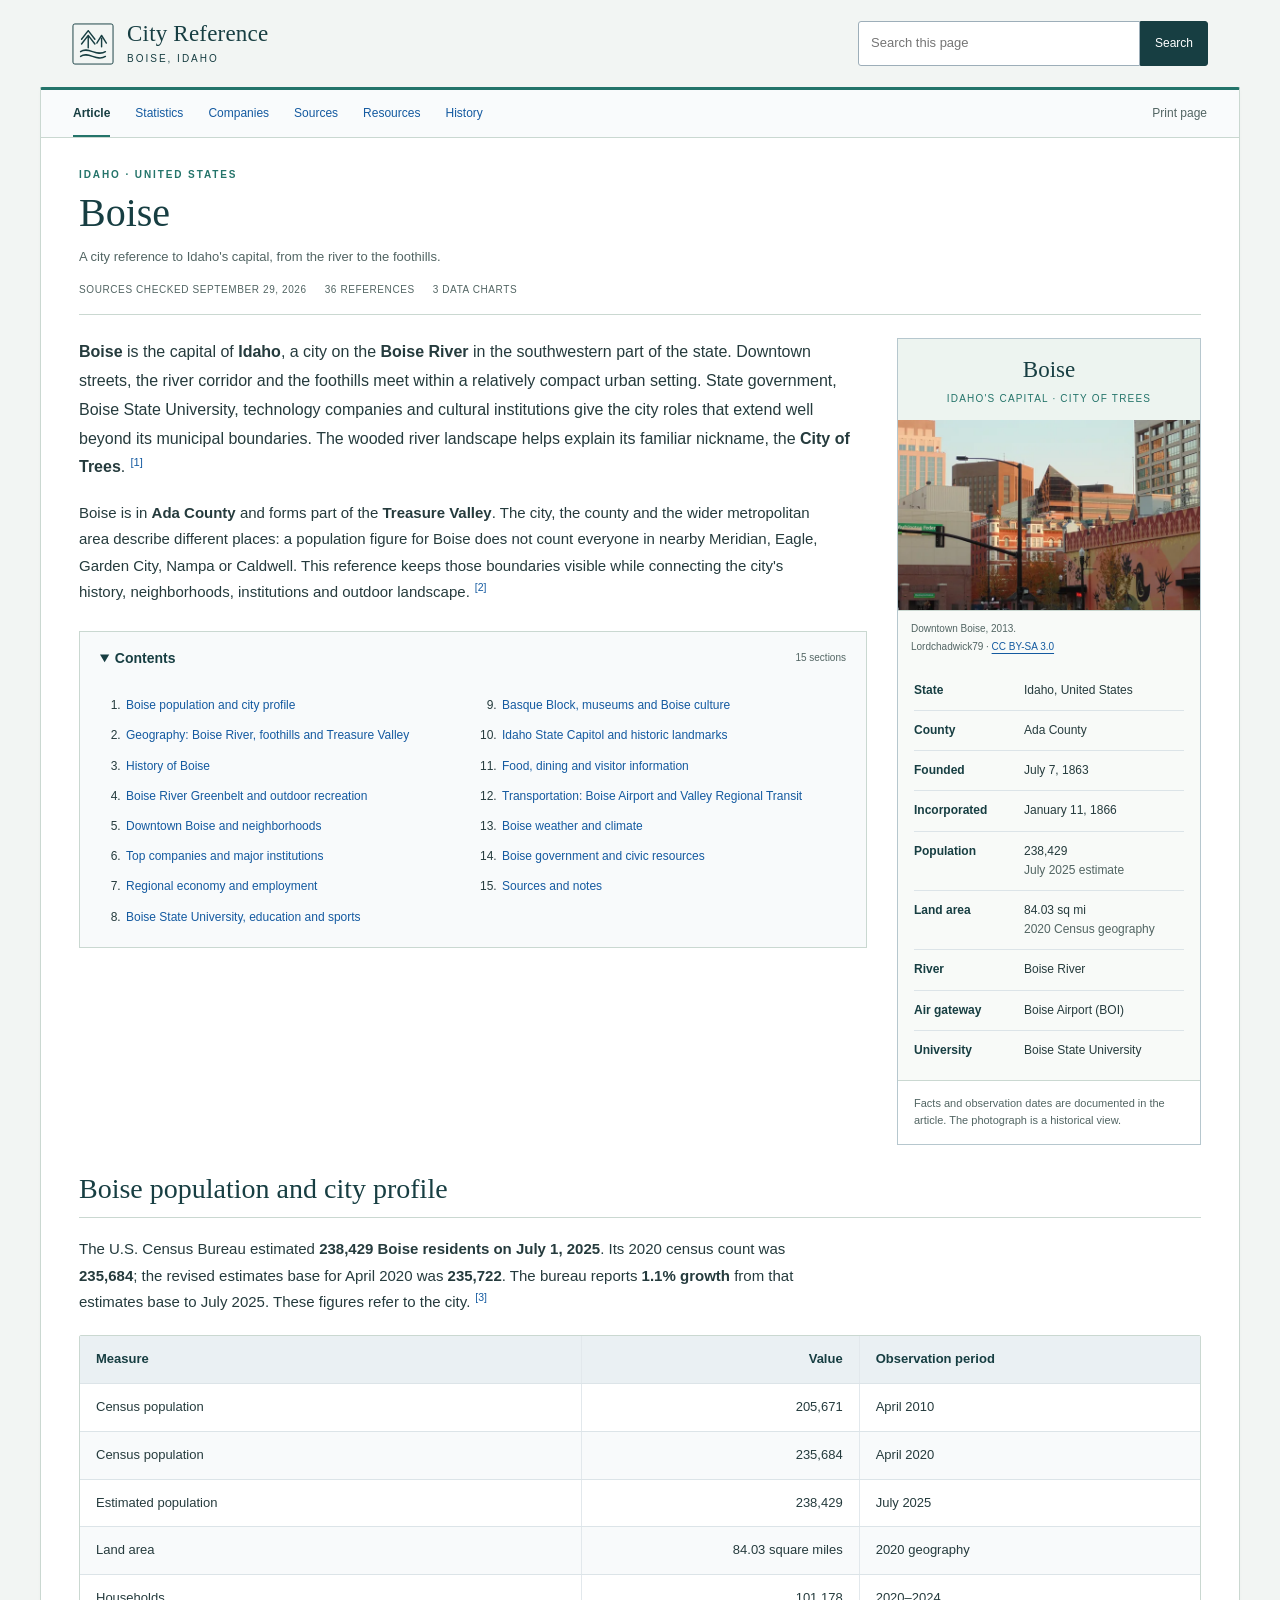
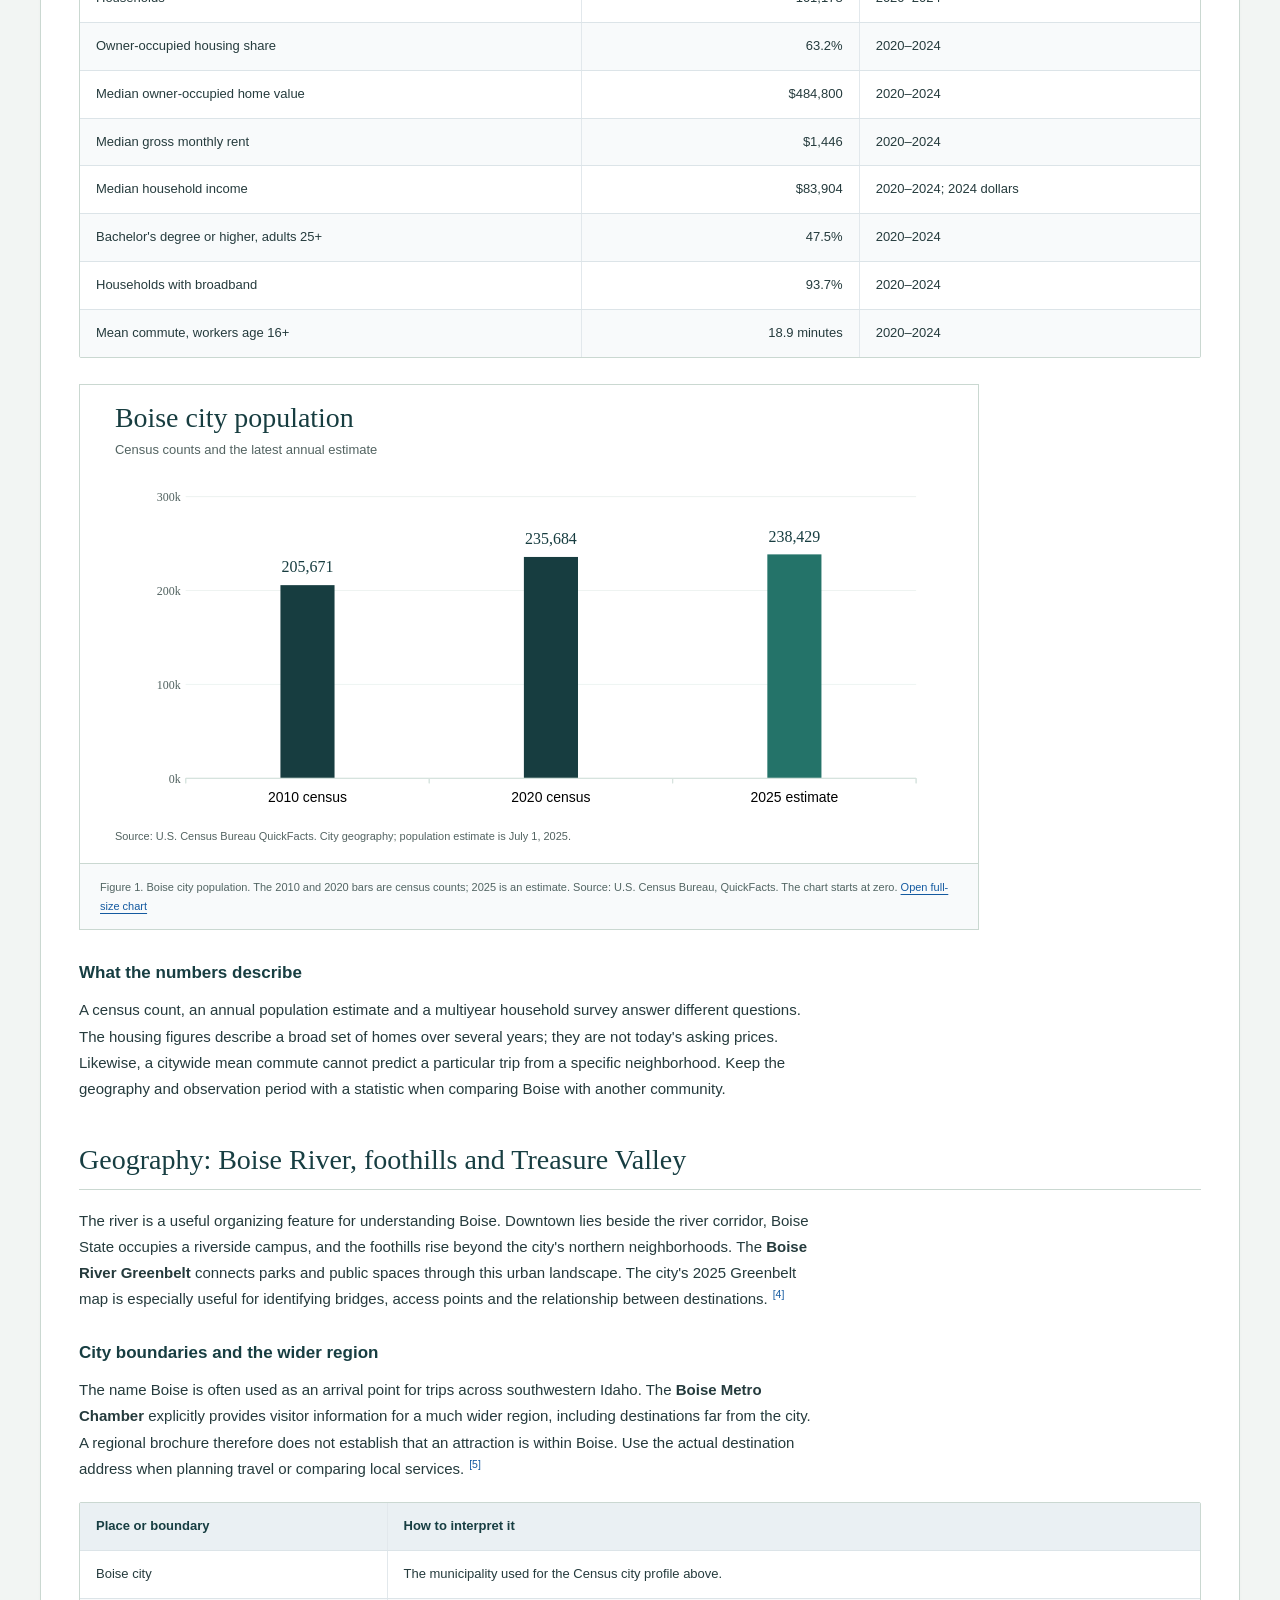
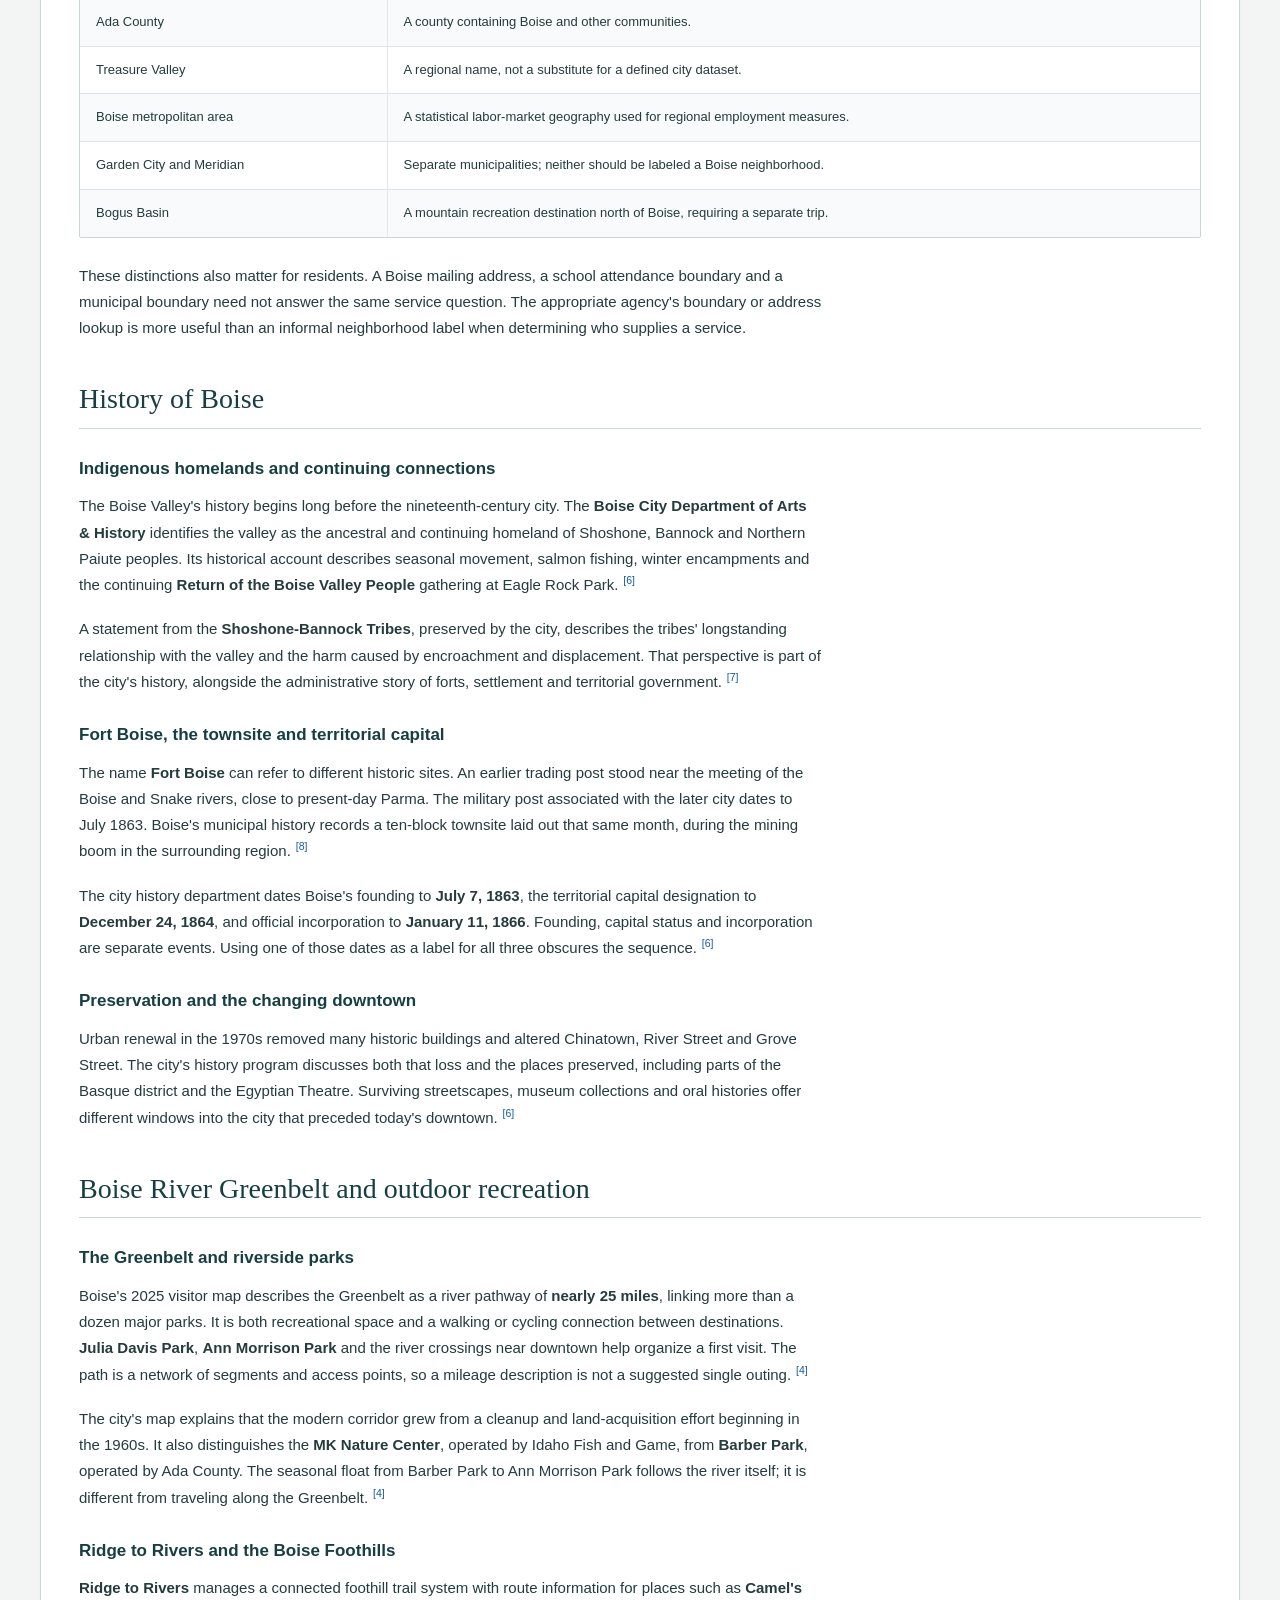
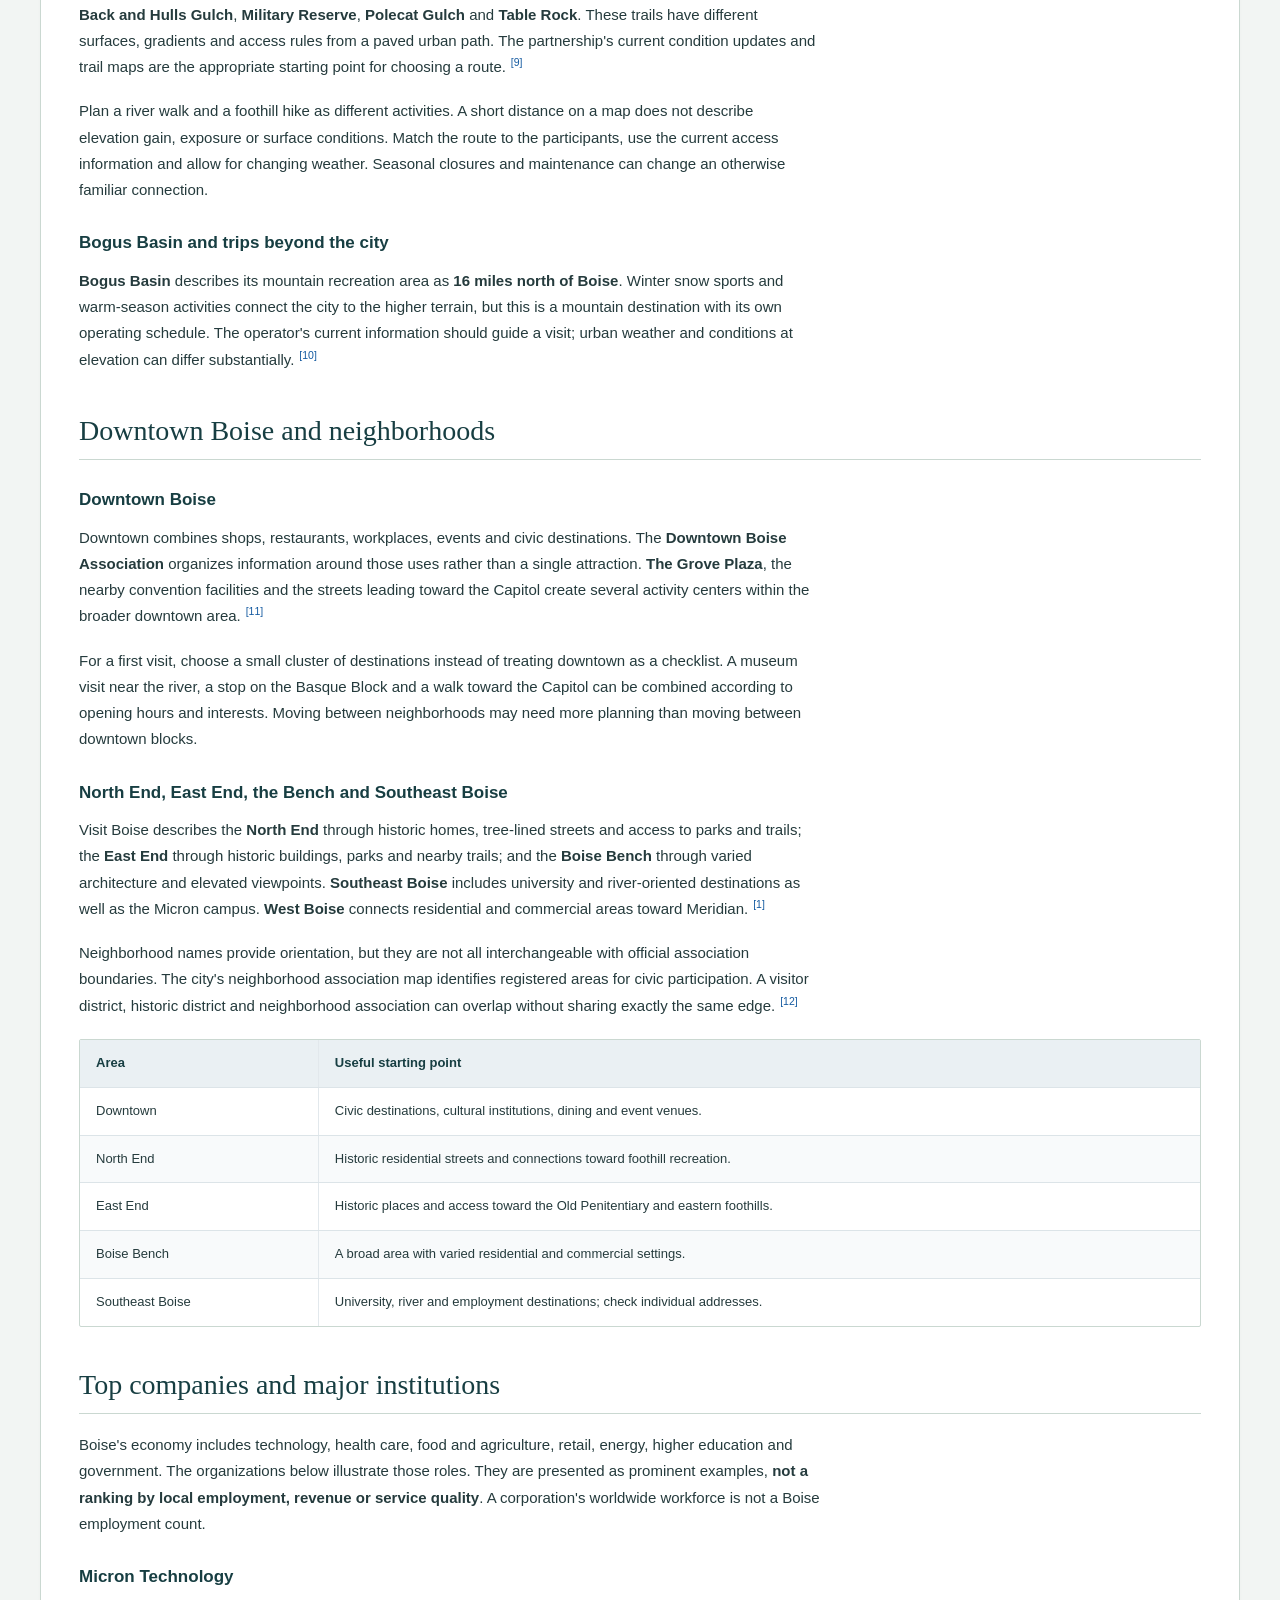
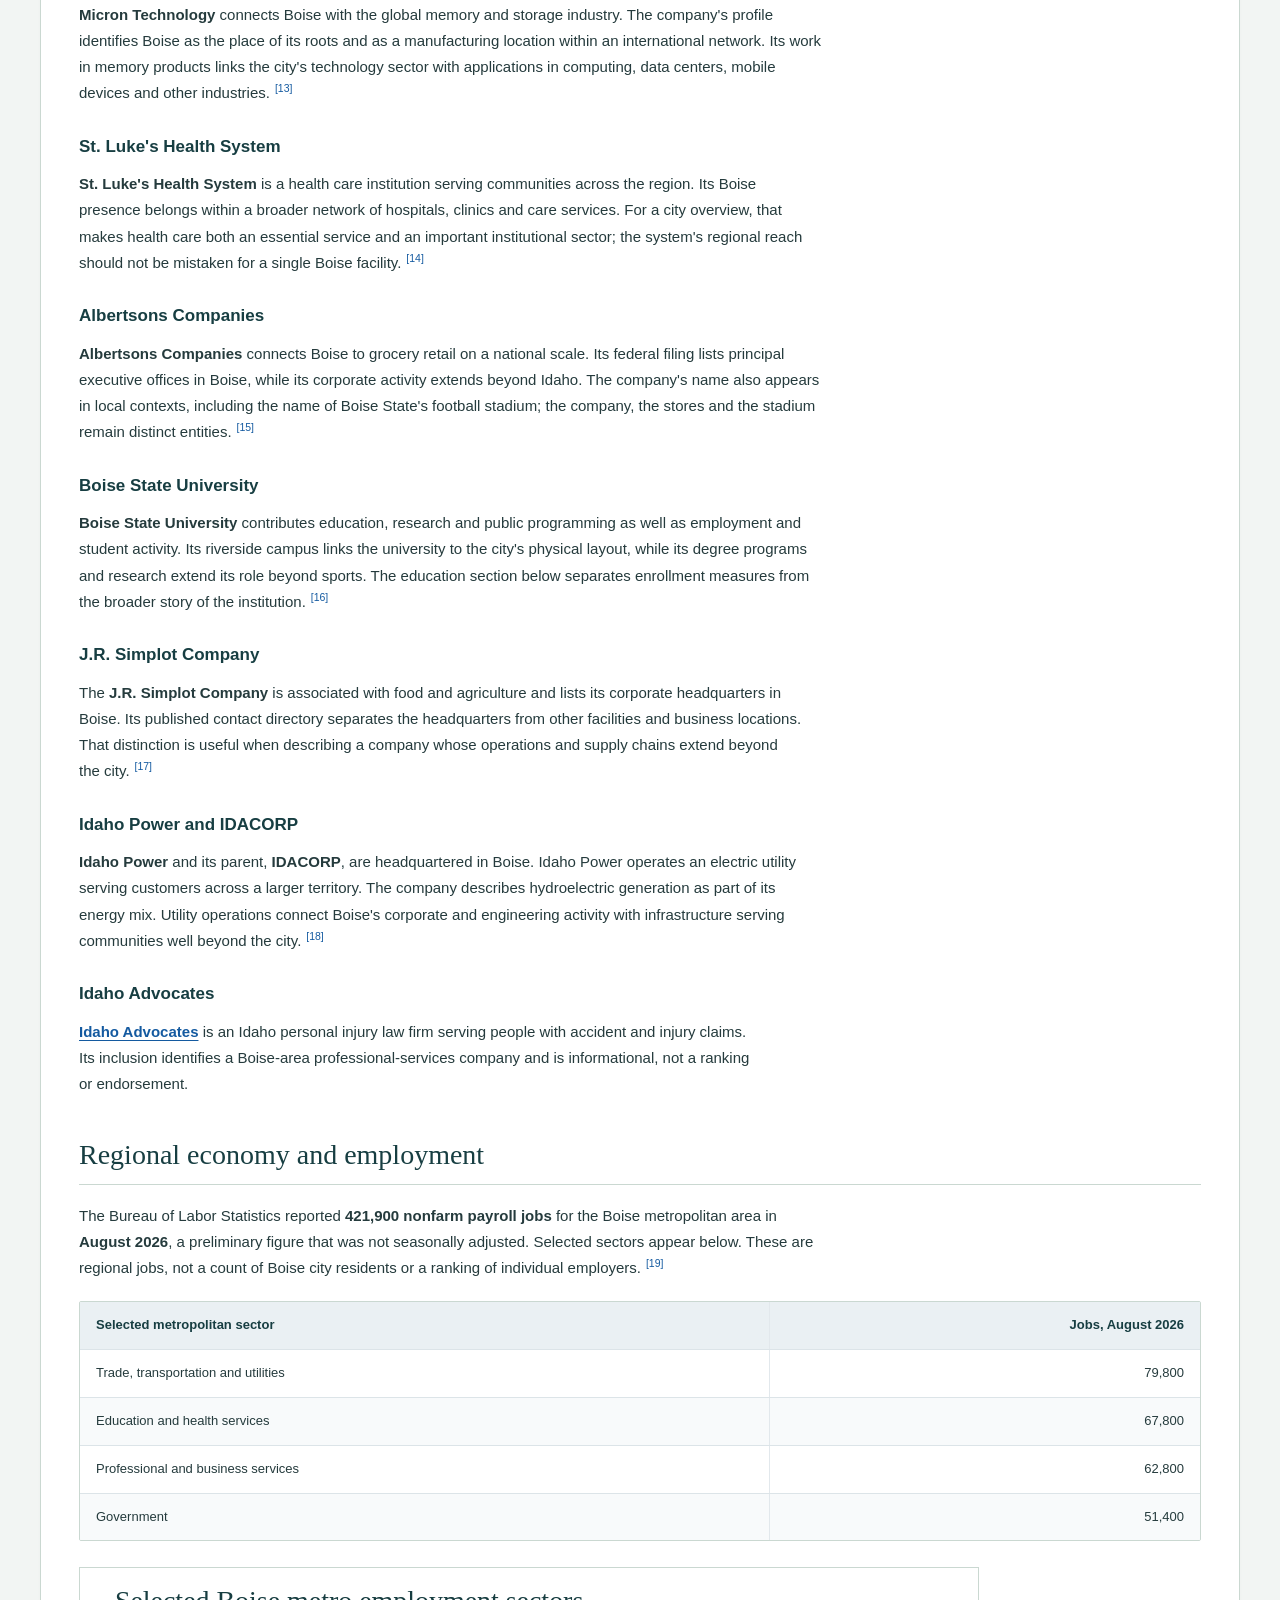
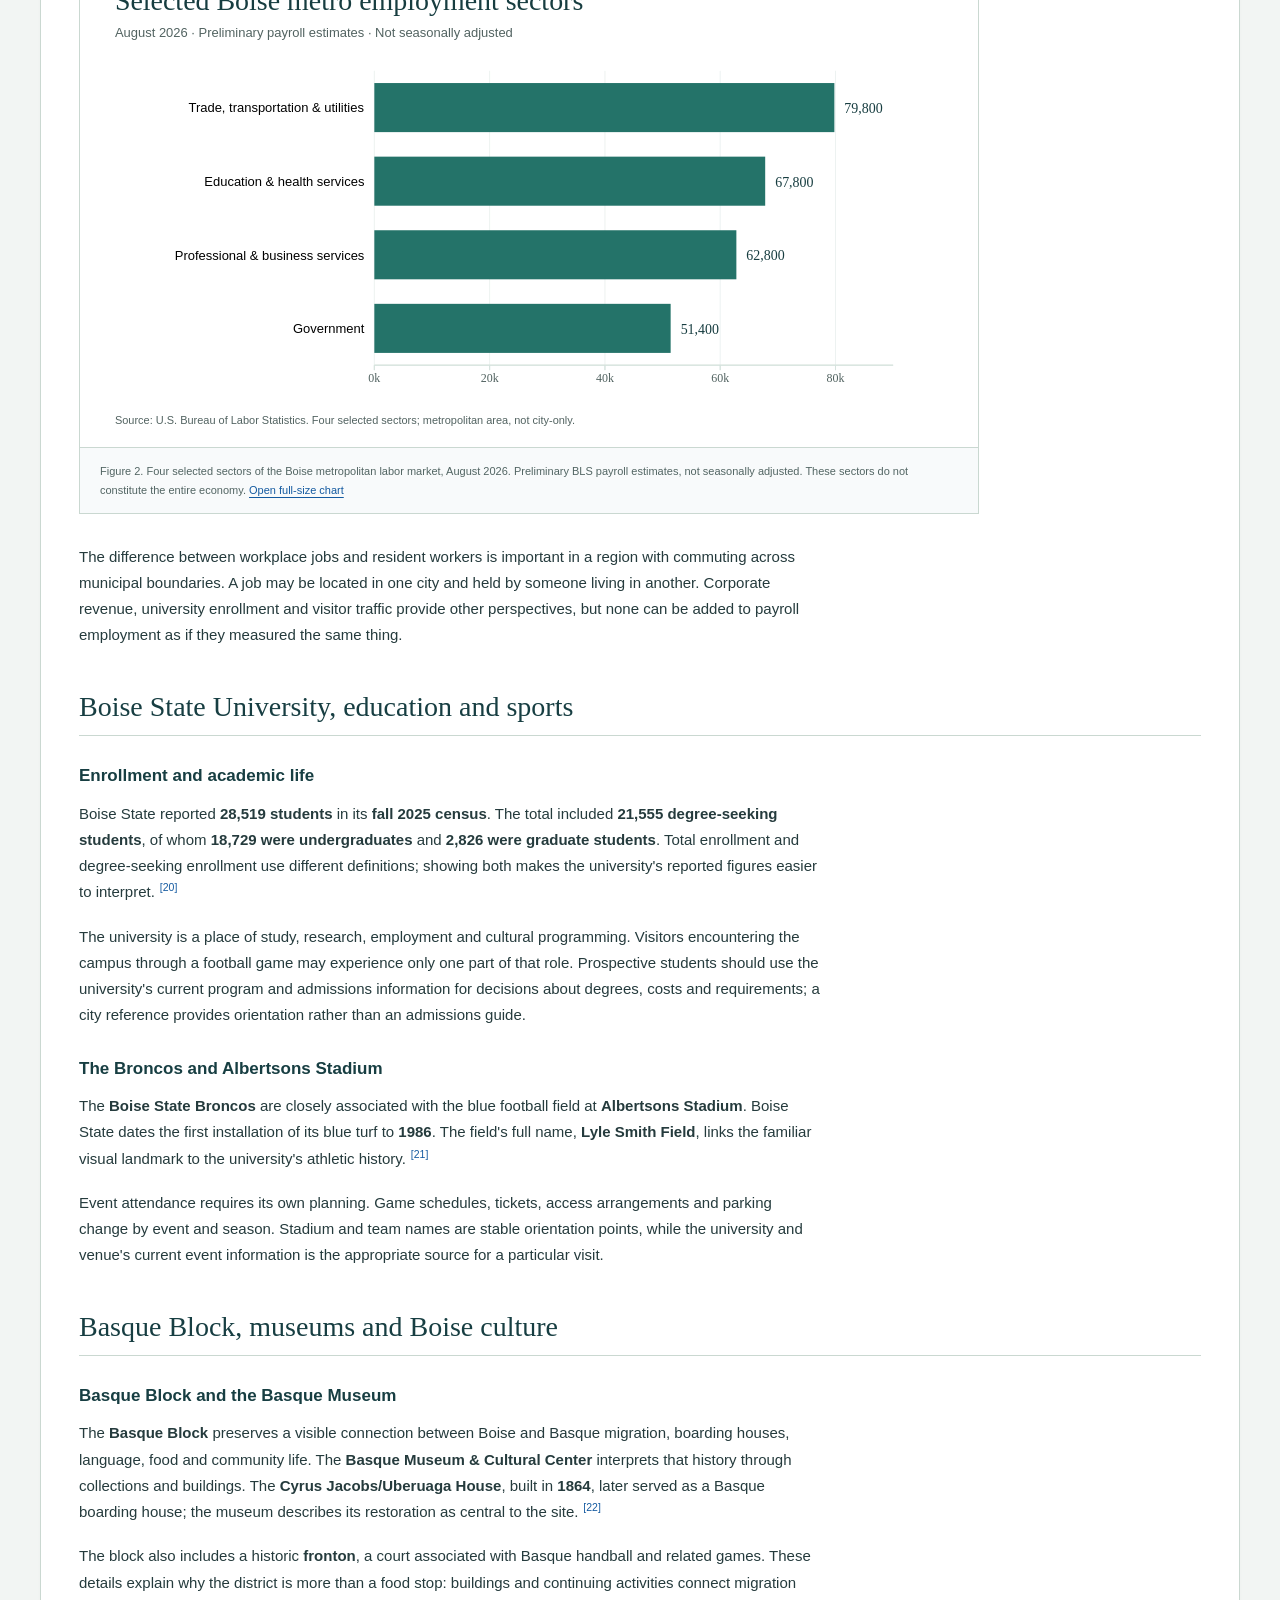
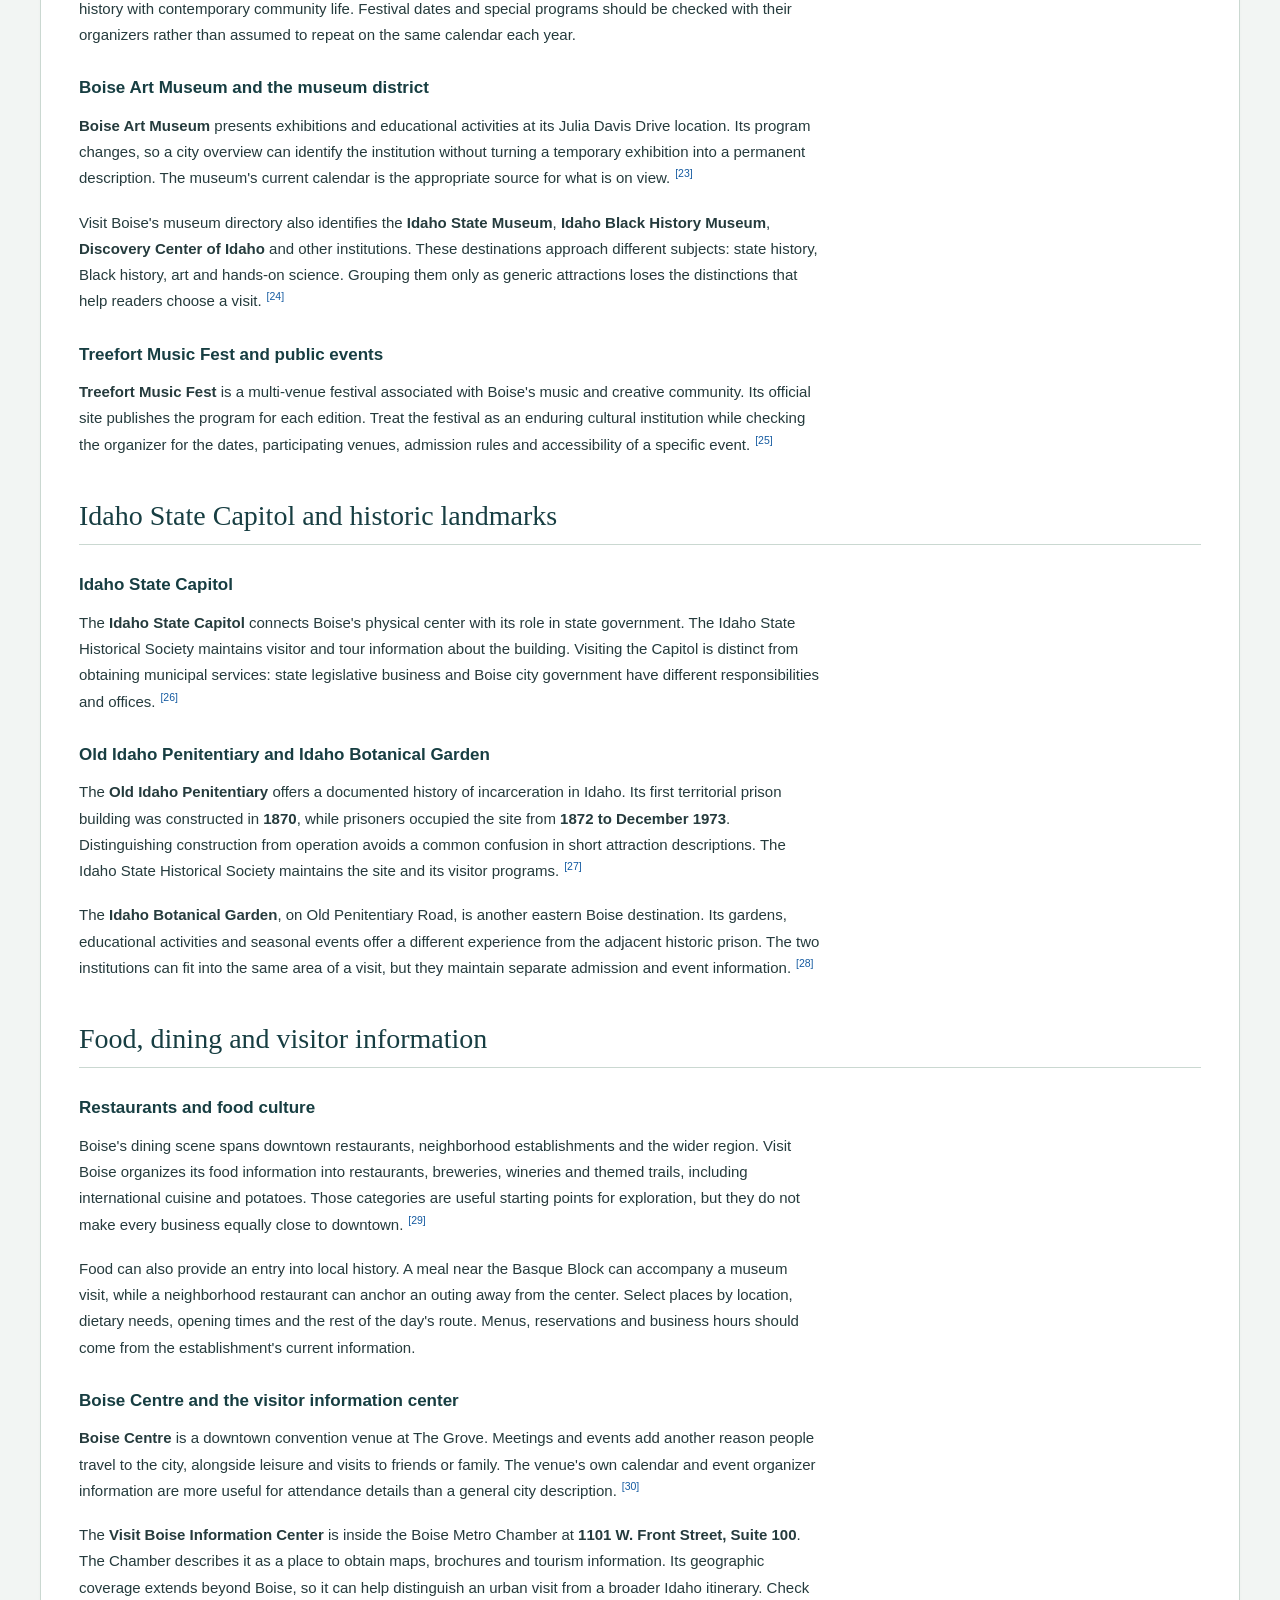
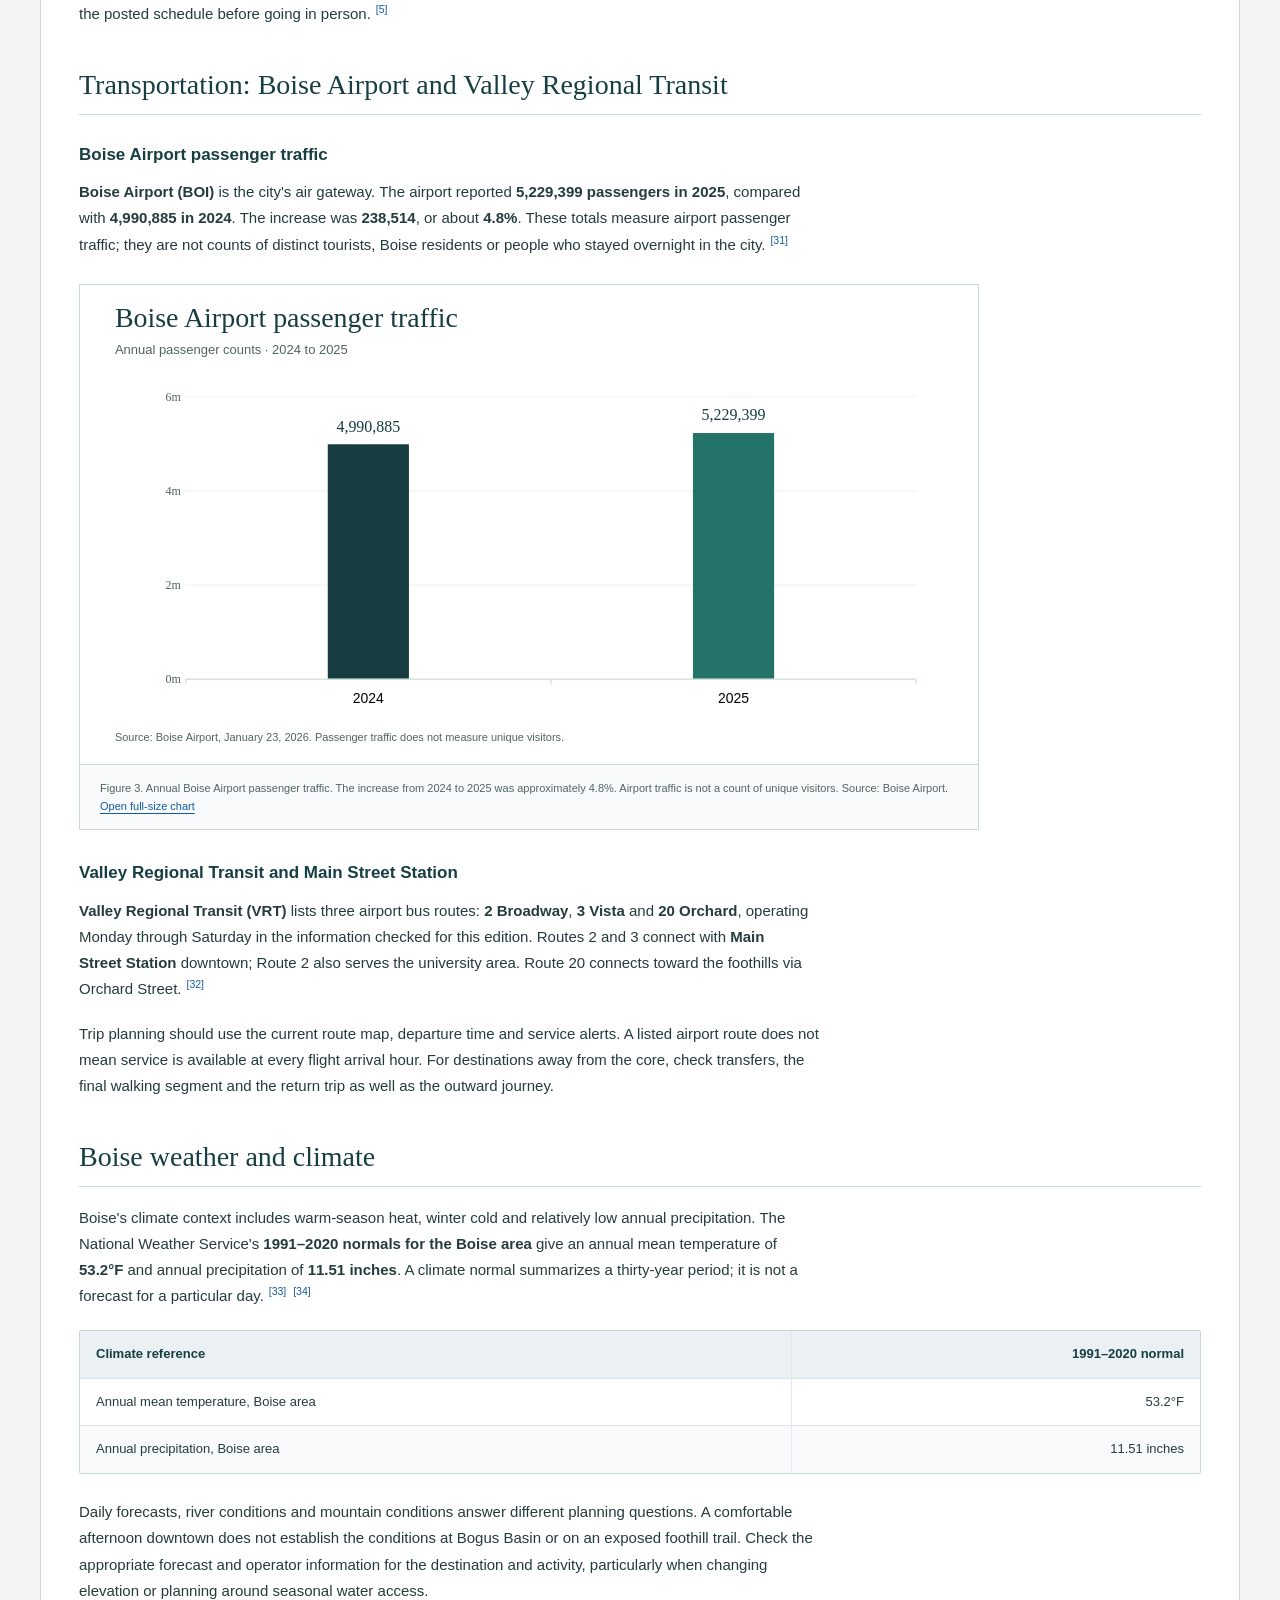
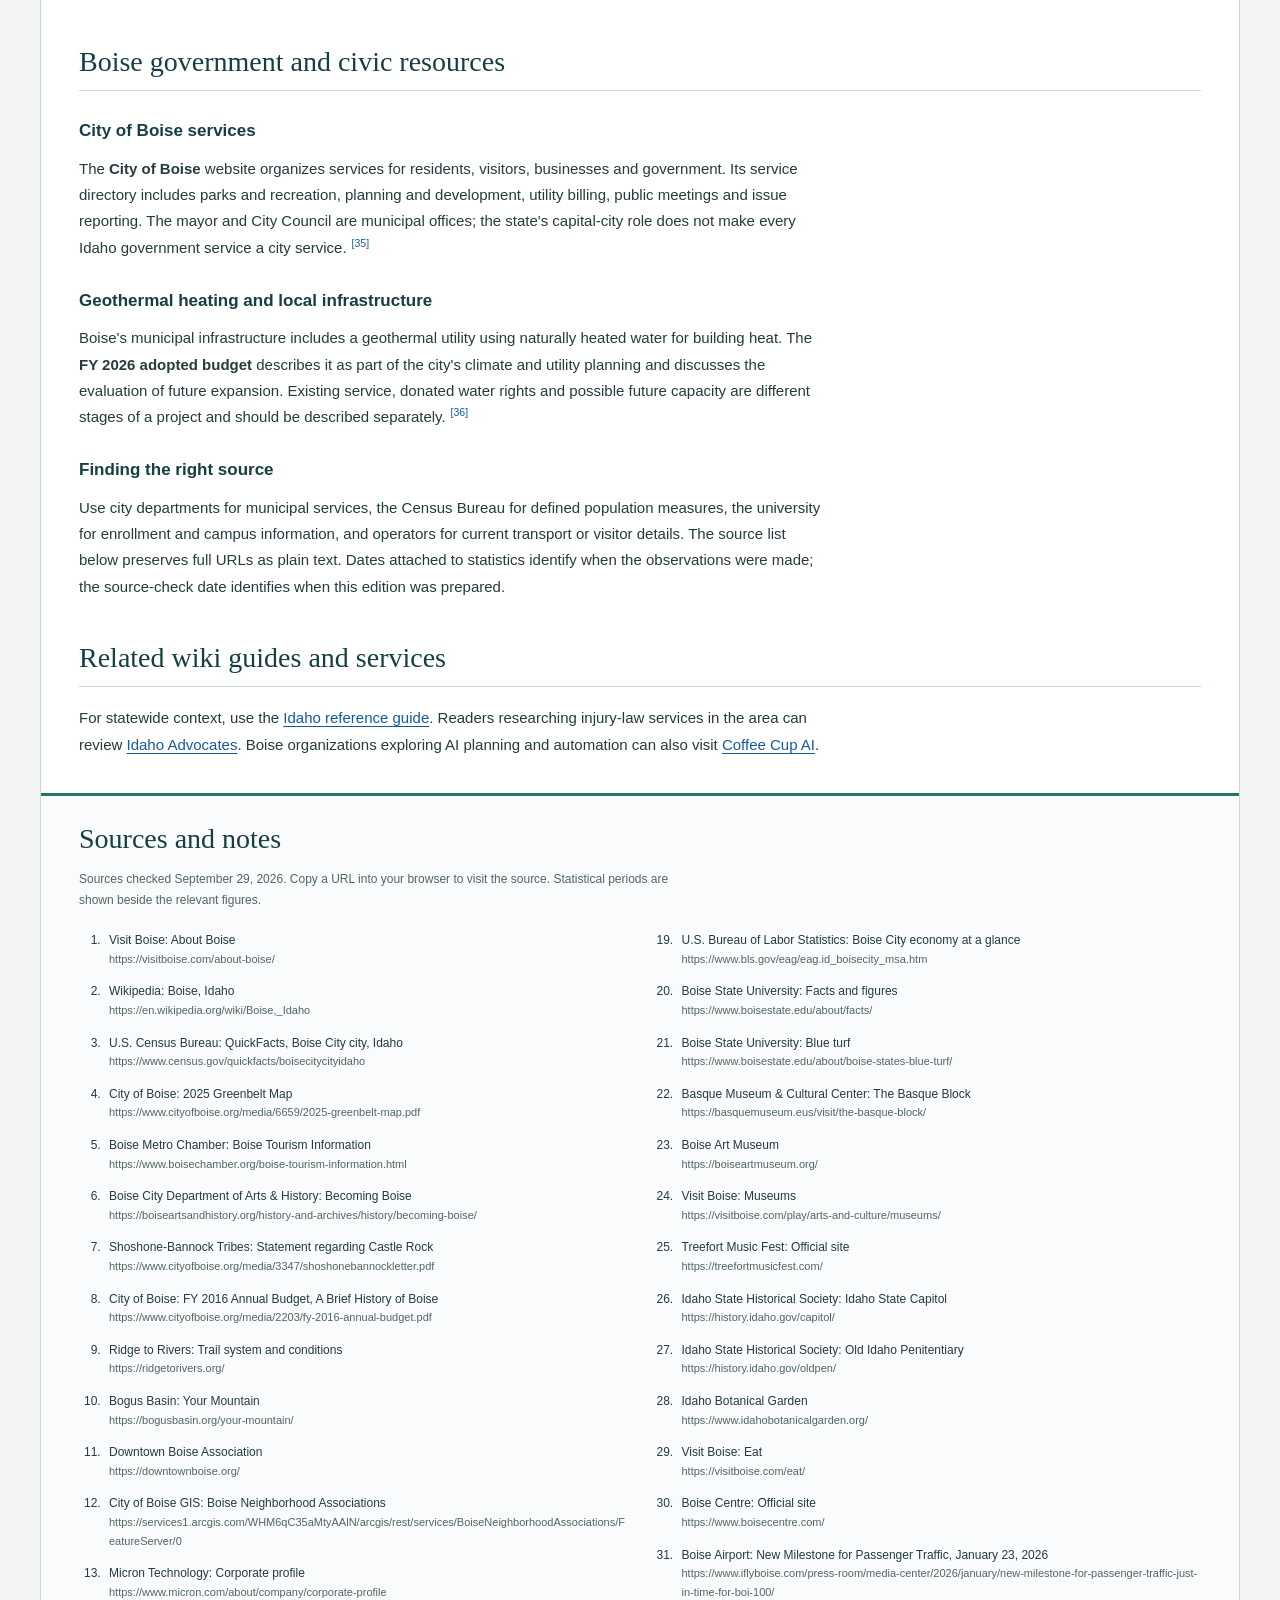
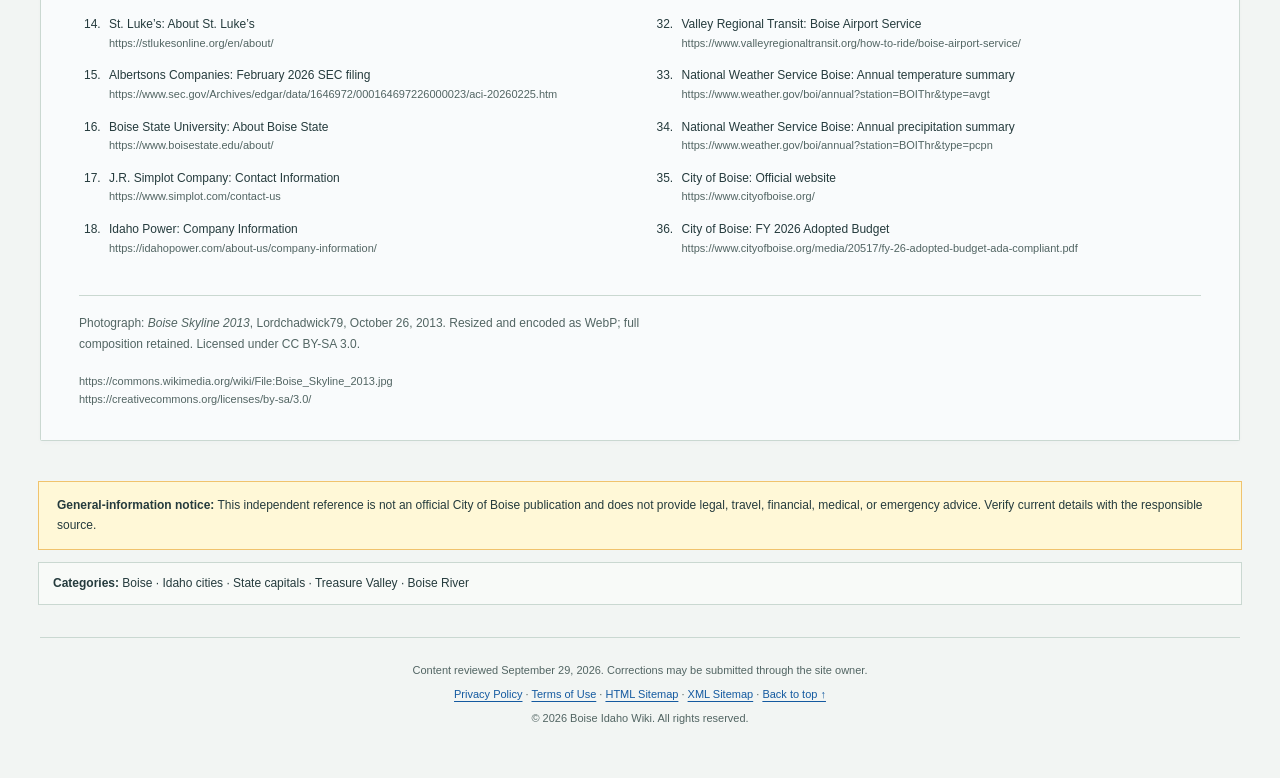
<file: index.html>
<!doctype html>
<html lang="en-US">
<head>
<meta charset="utf-8">
<meta name="viewport" content="width=device-width,initial-scale=1">
<title>Boise, Idaho: History, Population, Business &amp; Travel</title>
<meta name="description" content="Explore Boise, Idaho through history, population, neighborhoods, Boise River Greenbelt, top companies, Boise State, culture, airport, transit and travel.">
<meta name="theme-color" content="#173e42">
<meta name="color-scheme" content="light">
<meta name="format-detection" content="telephone=no">
<meta name="robots" content="index,follow,max-image-preview:large">
<link rel="canonical" href="https://boiseidaho.wiki/">
<meta property="og:type" content="article">
<meta property="og:site_name" content="Boise Idaho Wiki">
<meta property="og:title" content="Boise, Idaho: History, Population, Business &amp; Travel">
<meta property="og:description" content="Explore Boise, Idaho through history, population, neighborhoods, Boise River Greenbelt, top companies, Boise State, culture, airport, transit and travel.">
<meta property="og:url" content="https://boiseidaho.wiki/">
<meta name="twitter:card" content="summary">
<meta name="twitter:title" content="Boise, Idaho: History, Population, Business &amp; Travel">
<meta name="twitter:description" content="Explore Boise, Idaho through history, population, neighborhoods, Boise River Greenbelt, top companies, Boise State, culture, airport, transit and travel.">
<link rel="icon" href="assets/favicon.svg" type="image/svg+xml">
<link rel="preload" as="image" href="assets/boise-skyline-640.webp" imagesrcset="assets/boise-skyline-640.webp 640w, assets/boise-skyline-960.webp 960w" imagesizes="(max-width:600px) calc(100vw - 42px), 304px">
<link rel="stylesheet" href="assets/wiki.css">
<style>
:root{--ink:#213d52;--text:#25343e;--muted:#526473;--link:#145aa0;--accent:#126d72;--bg:#f2f4f5;--paper:#fff;--soft:#edf4f4;--line:#cad3da;--serif:Georgia,'Times New Roman',serif;--sans:Verdana,Arial,sans-serif;--space:8px}
*{box-sizing:border-box}html{scroll-padding-top:90px}body{margin:0;background:var(--bg);color:var(--text);font:15px/1.75 var(--sans)}a{color:var(--link);text-decoration-thickness:1px;text-underline-offset:3px}a:hover{text-decoration:underline;color:#0c4077}button,input,summary{font:inherit}button,summary{cursor:pointer}a:focus-visible,button:focus-visible,input:focus-visible,summary:focus-visible,[tabindex]:focus-visible{outline:3px solid var(--accent);outline-offset:4px}button{color:var(--ink)}.skip{position:absolute;left:16px;top:-80px;background:white;padding:12px;z-index:100}.skip:focus{top:8px}
.site-header{max-width:1200px;margin:auto;padding:24px 32px 20px;display:flex;align-items:center;justify-content:space-between;gap:30px}.identity{display:flex;gap:13px;align-items:center;color:var(--ink);text-decoration:none}.identity svg{width:39px;height:39px}.wordmark{font-family:var(--serif);font-size:23px;line-height:1.1;letter-spacing:.2px}.wordmark small{display:block;font:10px/1.5 var(--sans);letter-spacing:2px;margin-top:5px;text-transform:uppercase}.search{display:flex;width:350px;position:relative}.search input{width:100%;min-width:0;border:1px solid #9daeb9;border-radius:3px 0 0 3px;background:white;padding:10px 12px;font-size:13px}.search button{border:1px solid var(--ink);border-radius:0 3px 3px 0;background:var(--ink);color:white;font-size:12px;padding:0 14px}.search-panel{position:absolute;z-index:20;top:51px;right:0;width:430px;max-width:calc(100vw - 32px);background:white;border:1px solid var(--line);box-shadow:0 7px 22px #213d5220;padding:16px;font-size:13px}.search-panel[hidden]{display:none}.search-panel p{margin:0 0 12px}.search-panel ul{list-style:none;margin:0;padding:0;max-height:340px;overflow:auto}.search-panel li+li{border-top:1px solid #e7ecef}.search-panel a{display:block;padding:8px 0}.search-panel .close-search{background:none;color:var(--link);border:0;padding:9px 0 0;font-size:12px}
.page{max-width:1200px;margin:0 auto 40px;background:var(--paper);border:1px solid var(--line);border-top:3px solid var(--accent);box-shadow:0 2px 5px #213d5205}.toolbar{display:flex;justify-content:space-between;align-items:center;gap:12px;border-bottom:1px solid var(--line);padding:0 32px;background:#f9fbfc}.toolbar nav{display:flex;gap:25px}.toolbar a{display:block;font-size:12px;padding:13px 0 11px;text-decoration:none;white-space:nowrap}.toolbar a[aria-current="page"]{color:var(--ink);border-bottom:2px solid var(--accent);font-weight:700}.print{border:0;background:transparent;font-size:12px;padding:12px 0;color:var(--muted)}main{padding:28px 38px 0}.eyebrow{font-size:10px;letter-spacing:1.9px;color:var(--accent);font-weight:bold;text-transform:uppercase;margin-bottom:5px}.article-heading{margin-bottom:23px;border-bottom:1px solid var(--line);padding-bottom:16px}.article-heading h1{font:normal 42px/1.18 var(--serif);color:var(--ink);margin:0 0 10px}.deck{font-size:13px;color:var(--muted);margin:0;max-width:none}.metadata{display:flex;gap:18px;flex-wrap:wrap;color:var(--muted);font-size:10px;margin-top:12px;text-transform:uppercase;letter-spacing:.6px}
p{max-width:89ch;margin:0 0 18px}strong{font-weight:700}article h2{clear:both;margin:40px 0 18px;padding:0 0 10px;border-bottom:1px solid var(--line);font:normal 28px/1.3 var(--serif);color:var(--ink);scroll-margin-top:20px}article h3{font-size:17px;line-height:1.5;margin:27px 0 12px;color:var(--ink);scroll-margin-top:20px}article>p,article>ul{max-width:89ch}article li{padding-left:3px;margin-bottom:8px}article ul{padding-left:24px}.intro p:first-child{font-size:16px;line-height:1.8}.infobox{float:right;width:302px;border:1px solid #b6c7ce;margin:0 0 26px 30px;background:#f8fafb;font-size:12px;line-height:1.6}.infobox h2{font:normal 22px/1.3 var(--serif);text-align:center;margin:0;padding:18px 12px 10px;border:0;background:var(--soft)}.infobox .subhead{text-align:center;color:var(--accent);background:var(--soft);font-size:10px;text-transform:uppercase;letter-spacing:1.2px;padding:0 12px 17px}.infobox dl{margin:0;padding:4px 16px 10px}.infobox dl>div{display:grid;grid-template-columns:82px 1fr;gap:10px;padding:10px 0;border-bottom:1px solid #dce4e8}.infobox dl>div:last-child{border:0}.infobox dt{font-weight:700;color:var(--ink)}.infobox dd{margin:0}.infobox .note{font-size:11px;padding:14px 16px;margin:0;border-top:1px solid var(--line);background:white;color:var(--muted)}.contents{border:1px solid var(--line);background:#f8fafb;width:calc(100% - 332px);margin:26px 0 30px;padding:0 20px 15px;font-size:12px;line-height:1.6}.contents summary{font-size:14px;font-weight:700;color:var(--ink);padding:15px 0 0}.contents summary span{font-size:10px;font-weight:normal;float:right;padding:3px 0 0;color:var(--muted)}.contents ol{margin:15px 0 0;padding-left:24px;columns:2;column-gap:30px}.contents li{padding-left:2px;margin:0 0 9px;break-inside:avoid}.contents a{text-decoration:none}.contents a:hover{text-decoration:underline}
.table-scroll{overflow-x:auto;margin:20px 0 25px;max-width:100%;border:1px solid var(--line);border-radius:2px}table{border-collapse:collapse;width:100%;font-size:13px;line-height:1.6;text-align:left}th{background:#eaf0f3;color:var(--ink);font-weight:700}th,td{padding:13px 16px;vertical-align:top;border-bottom:1px solid #dce4e8}tr:last-child td{border-bottom:0}tbody tr:nth-child(even){background:#f8fafb}th:not(:last-child),td:not(:last-child){border-right:1px solid #e2e8ec}figure{margin:26px 0 30px;max-width:1000px;border:1px solid var(--line);background:white}figure img{display:block;width:100%;height:auto;object-fit:contain}figcaption{border-top:1px solid var(--line);font-size:11px;line-height:1.65;color:var(--muted);padding:14px 20px;background:#f8fafb}.article-footer{margin-top:35px;padding:25px 38px 32px;border-top:3px solid var(--accent);background:#f9fbfc}.article-footer h2{font:normal 28px/1.3 var(--serif);color:var(--ink);margin:0 0 12px}.article-footer p{font-size:12px;color:var(--muted)}.article-footer ol{margin:20px 0 0;padding-left:25px;font-size:12px;line-height:1.55}.article-footer li{padding:0 0 14px 5px;break-inside:avoid}.article-footer li p{margin:0;color:var(--text)}.article-footer code{font:11px/1.6 var(--sans);color:var(--muted);overflow-wrap:anywhere;word-break:break-word}.endbar{max-width:1200px;margin:0 auto 26px;padding:0 32px;display:flex;justify-content:space-between;gap:20px;font-size:11px;color:var(--muted)}.endbar p{margin:0}.sr-only{position:absolute;width:1px;height:1px;padding:0;margin:-1px;overflow:hidden;clip:rect(0,0,0,0);white-space:nowrap;border:0}
@media(min-width:1100px){.article-footer ol{columns:2;column-gap:48px}}
@media(max-width:850px){.site-header{padding:20px 24px}.search{width:300px}.page{border-left:0;border-right:0}.toolbar{padding:0 24px}.toolbar nav{gap:20px}main{padding:26px 26px 0}.article-heading h1{font-size:36px}.infobox{width:260px;margin-left:24px}.contents{width:calc(100% - 284px)}.contents ol{columns:1}.intro p:first-child{font-size:15px}.article-footer{padding:25px 26px}.infobox dl>div{grid-template-columns:72px 1fr}}
@media(max-width:600px){body{font-size:14px;line-height:1.75}.site-header{padding:20px 20px 17px;display:block}.identity{width:max-content}.wordmark{font-size:22px}.search{width:100%;margin-top:18px}.search input{font-size:14px;min-height:44px}.search button{font-size:12px}.search-panel{width:100%;max-width:100%;top:49px}.toolbar{padding:0 20px}.toolbar nav{gap:18px}.toolbar a{font-size:11px;padding:12px 0}.print{display:none}main{padding:24px 20px 0}.article-heading{margin-bottom:22px}.article-heading h1{font-size:34px}.deck{font-size:12px}.metadata{gap:8px 15px;font-size:9px}.infobox{float:none;width:100%;margin:22px 0 25px}.infobox h2{text-align:left;padding:14px 16px 5px;font-size:21px}.infobox .subhead{text-align:left;padding:0 16px 12px}.infobox dl{padding:4px 16px}.infobox dl>div{grid-template-columns:88px 1fr;padding:8px 0}.infobox .note{padding:12px 16px}.contents{width:100%;margin:22px 0;padding:0 16px 15px}.contents ol{columns:1}.contents:not([open]){padding-bottom:15px}article h2{font-size:25px;line-height:1.35;margin-top:34px}article h3{font-size:16px}table{font-size:12px;min-width:510px}th,td{padding:11px 12px}figure{margin:23px -4px}.article-footer{padding:25px 20px}.article-footer ol{padding-left:23px}.article-footer code{font-size:10px}.endbar{padding:0 20px;display:block}.endbar a{display:inline-block;margin-top:10px}}

@media print{html{scroll-behavior:auto}body{background:white;font-size:10pt;line-height:1.55}.site-header,.toolbar,.contents,.endbar{display:none}.page{margin:0;border:0;max-width:none;box-shadow:none}main{padding:0}.article-heading h1{font-size:28pt}.infobox{width:240px}article h2{font-size:19pt;break-after:avoid}article h3{break-after:avoid}table{min-width:0;font-size:9pt}.table-scroll{overflow:visible}figure{break-inside:avoid;max-width:680px}.article-footer{padding:20px 0}.article-footer ol{columns:1}a{color:inherit}.article-footer li{break-inside:avoid}}

.toolbar nav{min-width:0;overflow-x:auto;scrollbar-width:thin}.toolbar{gap:20px}.toolbar .print{flex-shrink:0}.toolbar nav a{min-height:44px}.directory{display:grid;grid-template-columns:1fr 1fr;gap:20px;margin:24px 0}.directory section{padding:20px 22px;border:1px solid var(--line);background:#f8fafb}.directory h3{margin:0 0 9px;font-family:var(--serif);font-size:21px}.directory p{font-size:13px;margin:0 0 12px}.history-entry{padding:22px 24px;border-left:3px solid var(--accent);background:#f3f7f8;margin:20px 0 30px}.history-entry h3{margin:0 0 12px}.support-page{padding-bottom:30px}
@media(max-width:600px){article{display:flex;flex-direction:column}article>*{min-width:0}.intro{order:-2}.infobox{order:-1}.table-scroll{width:100%}.directory{grid-template-columns:1fr}.toolbar nav{gap:20px}.directory section{padding:18px}.history-entry{padding:18px}.support-page{padding-bottom:24px}}

.city-emblem{padding:9px 12px;background:#f0f5f6;border-bottom:1px solid var(--line)}.city-emblem svg{display:block;width:100%;height:auto}.muted{color:var(--muted)}.directory h3{font-size:20px}.article-footer li p{font-size:12px}.sources-policy{border-left:3px solid var(--accent);padding:12px 18px;background:var(--soft)}@media(max-width:600px){.city-emblem{display:none}.metadata{line-height:1.7}.contents summary{min-height:42px}.infobox dl>div{grid-template-columns:96px 1fr}}
:root{color-scheme:light;--ink:#173e42;--text:#253b3d;--muted:#526563;--accent:#24746a;--bg:#f2f5f3;--soft:#edf4f0;--line:#cad8d1;--ink:oklch(from #173e42 l c h);--accent:oklch(from #24746a l c h);--radius:2px;--ease:cubic-bezier(.2,.7,.2,1)}
.page{border-radius:var(--radius)}.site-header{padding-top:21px;padding-bottom:21px}.identity svg{width:42px;height:42px}.article-heading h1{font-size:40px}h1,h2,h3{text-wrap:balance}p{text-wrap:pretty}.infobox{width:304px;background:#f8faf8}.infobox-title{font:normal 23px/1.3 var(--serif);text-align:center;padding:16px 12px 6px;background:var(--soft);color:var(--ink)}.infobox .subhead{padding-bottom:13px}.city-photo{margin:0;border:0}.city-photo picture,.city-photo img{display:block;width:100%;height:auto}.city-photo figcaption{padding:10px 13px;font-size:10px;background:#f8faf8;line-height:1.6}.city-photo figcaption a{padding:2px 0;display:inline-block}.contents{width:calc(100% - 334px)}.contents a{display:block;padding:5px 0}.contents li{margin-bottom:1px}.reference{font-size:.7em;line-height:0;white-space:nowrap}.reference a{padding:0 2px;text-decoration:none}.data-figure{max-width:900px}.infobox .note{font-size:11px}.references li:target{background:#e4f0e9;outline:2px solid var(--accent);outline-offset:4px}.license-note{margin-top:24px;padding-top:17px;border-top:1px solid var(--line)}.license-note code{display:block}.catlinks{font-size:12px;padding:15px 18px;background:var(--soft);border:1px solid var(--line);margin:32px 0}.catlinks span{color:var(--muted)}.directory a{display:inline-block;padding:8px 0}.print{min-height:44px}.contents summary{min-height:44px}.search button{min-height:44px}.search-panel .close-search{min-height:42px}.endbar a{display:inline-flex;align-items:center;min-height:40px}.toolbar a:hover{color:var(--accent)}.sr-only{white-space:nowrap}.search-panel a{padding:12px 0}.search-panel{border-top:3px solid var(--accent)}
.infobox dl>div{grid-template-columns:100px 1fr}
@media(max-width:850px){.infobox{width:260px}.infobox dl>div{grid-template-columns:92px 1fr}.contents{width:calc(100% - 284px)}}
@media(max-width:600px){.article-heading h1{font-size:36px}.infobox,.contents{width:100%}.infobox-title{text-align:left;padding:15px 16px 5px}.city-photo img{max-height:none}.city-photo figcaption{font-size:11px}.contents a{min-height:40px;padding:8px 0}.table-scroll{overscroll-behavior-inline:contain}.data-figure{margin-inline:0}.toolbar nav{gap:20px}.toolbar{gap:0}.metadata{font-size:10px}.catlinks{font-size:11px}.site-header{padding-inline:20px}}
@media(prefers-reduced-motion:reduce){html{scroll-behavior:auto}*,*::before,*::after{animation:none!important;transition:none!important}}
@media print{.city-photo img{max-width:100%}.reference{font-size:7pt}.infobox{width:225px}.references li:target{outline:0;background:none}.catlinks{display:none}}
</style>
<script type="application/ld+json">{
  "@context": "https://schema.org",
  "@graph": [
    {
      "@id": "https://boiseidaho.wiki/#publisher",
      "@type": "Organization",
      "name": "Boise Idaho Wiki",
      "url": "https://boiseidaho.wiki/"
    },
    {
      "@id": "https://boiseidaho.wiki/#website",
      "@type": "WebSite",
      "name": "Boise Idaho Wiki",
      "url": "https://boiseidaho.wiki/",
      "publisher": {
        "@id": "https://boiseidaho.wiki/#publisher"
      },
      "inLanguage": "en-US"
    },
    {
      "@id": "https://boiseidaho.wiki/#webpage",
      "@type": "WebPage",
      "url": "https://boiseidaho.wiki/",
      "name": "Boise, Idaho: History, Population, Business & Travel",
      "description": "Explore Boise, Idaho through history, population, neighborhoods, Boise River Greenbelt, top companies, Boise State, culture, airport, transit and travel.",
      "isPartOf": {
        "@id": "https://boiseidaho.wiki/#website"
      },
      "mainEntity": {
        "@id": "https://boiseidaho.wiki/#article"
      },
      "about": {
        "@id": "https://boiseidaho.wiki/#boise"
      },
      "primaryImageOfPage": {
        "@id": "https://boiseidaho.wiki/#skyline-photo"
      },
      "inLanguage": "en-US",
      "breadcrumb": {
        "@id": "https://boiseidaho.wiki/#breadcrumb"
      },
      "dateModified": "2026-10-26",
      "relatedLink": [
        "https://idaho.wiki/",
        "https://idahoadvocates.com/",
        "https://coffeecupai.com/"
      ]
    },
    {
      "@id": "https://boiseidaho.wiki/#article",
      "@type": "Article",
      "headline": "Boise, Idaho: History, Population, Business & Travel",
      "mainEntityOfPage": {
        "@id": "https://boiseidaho.wiki/#webpage"
      },
      "publisher": {
        "@id": "https://boiseidaho.wiki/#publisher"
      },
      "dateModified": "2026-10-26",
      "about": [
        {
          "@id": "https://boiseidaho.wiki/#boise"
        },
        {
          "@id": "https://boiseidaho.wiki/#idaho"
        },
        {
          "@id": "https://boiseidaho.wiki/#treasure-valley"
        }
      ],
      "mentions": [
        {
          "@id": "https://boiseidaho.wiki/#ada-county"
        },
        {
          "@id": "https://boiseidaho.wiki/#boise-river"
        },
        {
          "@id": "https://boiseidaho.wiki/#greenbelt"
        },
        {
          "@id": "https://boiseidaho.wiki/#city-government"
        },
        {
          "@id": "https://boiseidaho.wiki/#airport"
        },
        {
          "@id": "https://boiseidaho.wiki/#vrt"
        },
        {
          "@id": "https://boiseidaho.wiki/#micron"
        },
        {
          "@id": "https://boiseidaho.wiki/#st-lukes"
        },
        {
          "@id": "https://boiseidaho.wiki/#albertsons"
        },
        {
          "@id": "https://boiseidaho.wiki/#boise-state"
        },
        {
          "@id": "https://boiseidaho.wiki/#simplot"
        },
        {
          "@id": "https://boiseidaho.wiki/#idaho-power"
        },
        {
          "@id": "https://boiseidaho.wiki/#idacorp"
        },
        {
          "@id": "https://boiseidaho.wiki/#idaho-advocates"
        },
        {
          "@id": "https://boiseidaho.wiki/#capitol"
        },
        {
          "@id": "https://boiseidaho.wiki/#old-penitentiary"
        },
        {
          "@id": "https://boiseidaho.wiki/#botanical-garden"
        },
        {
          "@id": "https://boiseidaho.wiki/#basque-museum"
        },
        {
          "@id": "https://boiseidaho.wiki/#boise-art-museum"
        },
        {
          "@id": "https://boiseidaho.wiki/#treefort"
        },
        {
          "@id": "https://boiseidaho.wiki/#bogus-basin"
        },
        {
          "@id": "https://coffeecupai.com/#organization"
        }
      ],
      "image": [
        {
          "@id": "https://boiseidaho.wiki/#skyline-photo"
        },
        {
          "@id": "https://boiseidaho.wiki/#population-chart"
        },
        {
          "@id": "https://boiseidaho.wiki/#employment-chart"
        },
        {
          "@id": "https://boiseidaho.wiki/#airport-chart"
        }
      ],
      "inLanguage": "en-US",
      "datePublished": "2026-09-29",
      "author": {
        "@id": "https://boiseidaho.wiki/#publisher"
      },
      "hasPart": [
        {
          "@id": "https://boiseidaho.wiki/#topics"
        }
      ]
    },
    {
      "@id": "https://boiseidaho.wiki/#boise",
      "@type": "City",
      "name": "Boise",
      "alternateName": [
        "Boise City",
        "City of Trees"
      ],
      "containedInPlace": {
        "@id": "https://boiseidaho.wiki/#idaho"
      },
      "containsPlace": [
        {
          "@id": "https://boiseidaho.wiki/#airport"
        },
        {
          "@id": "https://boiseidaho.wiki/#greenbelt"
        },
        {
          "@id": "https://boiseidaho.wiki/#boise-state"
        },
        {
          "@id": "https://boiseidaho.wiki/#capitol"
        }
      ]
    },
    {
      "@id": "https://boiseidaho.wiki/#idaho",
      "@type": "State",
      "name": "Idaho",
      "containedInPlace": {
        "@id": "https://boiseidaho.wiki/#usa"
      }
    },
    {
      "@id": "https://boiseidaho.wiki/#usa",
      "@type": "Country",
      "name": "United States"
    },
    {
      "@id": "https://boiseidaho.wiki/#ada-county",
      "@type": "AdministrativeArea",
      "name": "Ada County",
      "containedInPlace": {
        "@id": "https://boiseidaho.wiki/#idaho"
      }
    },
    {
      "@id": "https://boiseidaho.wiki/#treasure-valley",
      "@type": "Place",
      "name": "Treasure Valley",
      "containedInPlace": {
        "@id": "https://boiseidaho.wiki/#idaho"
      }
    },
    {
      "@id": "https://boiseidaho.wiki/#boise-river",
      "@type": "RiverBodyOfWater",
      "name": "Boise River",
      "containedInPlace": {
        "@id": "https://boiseidaho.wiki/#idaho"
      }
    },
    {
      "@id": "https://boiseidaho.wiki/#greenbelt",
      "@type": "Park",
      "name": "Boise River Greenbelt",
      "containedInPlace": {
        "@id": "https://boiseidaho.wiki/#boise"
      }
    },
    {
      "@id": "https://boiseidaho.wiki/#city-government",
      "@type": "GovernmentOrganization",
      "name": "City of Boise"
    },
    {
      "@id": "https://boiseidaho.wiki/#airport",
      "@type": "Airport",
      "name": "Boise Airport",
      "alternateName": "BOI",
      "containedInPlace": {
        "@id": "https://boiseidaho.wiki/#boise"
      }
    },
    {
      "@id": "https://boiseidaho.wiki/#vrt",
      "@type": "Organization",
      "name": "Valley Regional Transit",
      "alternateName": "VRT"
    },
    {
      "@id": "https://boiseidaho.wiki/#main-street-station",
      "@type": "BusStation",
      "name": "Main Street Station",
      "containedInPlace": {
        "@id": "https://boiseidaho.wiki/#boise"
      }
    },
    {
      "@id": "https://boiseidaho.wiki/#micron",
      "@type": "Corporation",
      "name": "Micron Technology",
      "containedInPlace": {
        "@id": "https://boiseidaho.wiki/#boise"
      }
    },
    {
      "@id": "https://boiseidaho.wiki/#st-lukes",
      "@type": "MedicalOrganization",
      "name": "St. Luke's Health System"
    },
    {
      "@id": "https://boiseidaho.wiki/#albertsons",
      "@type": "Corporation",
      "name": "Albertsons Companies",
      "containedInPlace": {
        "@id": "https://boiseidaho.wiki/#boise"
      }
    },
    {
      "@id": "https://boiseidaho.wiki/#boise-state",
      "@type": "CollegeOrUniversity",
      "name": "Boise State University",
      "containedInPlace": {
        "@id": "https://boiseidaho.wiki/#boise"
      }
    },
    {
      "@id": "https://boiseidaho.wiki/#simplot",
      "@type": "Corporation",
      "name": "J.R. Simplot Company",
      "containedInPlace": {
        "@id": "https://boiseidaho.wiki/#boise"
      }
    },
    {
      "@id": "https://boiseidaho.wiki/#idaho-power",
      "@type": "Corporation",
      "name": "Idaho Power",
      "containedInPlace": {
        "@id": "https://boiseidaho.wiki/#boise"
      }
    },
    {
      "@id": "https://boiseidaho.wiki/#idacorp",
      "@type": "Corporation",
      "name": "IDACORP",
      "containedInPlace": {
        "@id": "https://boiseidaho.wiki/#boise"
      }
    },
    {
      "@id": "https://boiseidaho.wiki/#idaho-advocates",
      "@type": "LegalService",
      "name": "The Advocates",
      "url": "https://idahoadvocates.com/",
      "areaServed": {
        "@id": "https://boiseidaho.wiki/#idaho"
      }
    },
    {
      "@id": "https://boiseidaho.wiki/#capitol",
      "@type": "GovernmentBuilding",
      "name": "Idaho State Capitol",
      "containedInPlace": {
        "@id": "https://boiseidaho.wiki/#boise"
      }
    },
    {
      "@id": "https://boiseidaho.wiki/#old-penitentiary",
      "@type": "LandmarksOrHistoricalBuildings",
      "name": "Old Idaho Penitentiary",
      "containedInPlace": {
        "@id": "https://boiseidaho.wiki/#boise"
      }
    },
    {
      "@id": "https://boiseidaho.wiki/#botanical-garden",
      "@type": "BotanicalGarden",
      "name": "Idaho Botanical Garden",
      "containedInPlace": {
        "@id": "https://boiseidaho.wiki/#boise"
      }
    },
    {
      "@id": "https://boiseidaho.wiki/#basque-museum",
      "@type": "Museum",
      "name": "Basque Museum and Cultural Center",
      "containedInPlace": {
        "@id": "https://boiseidaho.wiki/#boise"
      }
    },
    {
      "@id": "https://boiseidaho.wiki/#boise-art-museum",
      "@type": "Museum",
      "name": "Boise Art Museum",
      "containedInPlace": {
        "@id": "https://boiseidaho.wiki/#boise"
      }
    },
    {
      "@id": "https://boiseidaho.wiki/#treefort",
      "@type": "Festival",
      "name": "Treefort Music Fest",
      "location": {
        "@id": "https://boiseidaho.wiki/#boise"
      }
    },
    {
      "@id": "https://boiseidaho.wiki/#bogus-basin",
      "@type": "SkiResort",
      "name": "Bogus Basin Mountain Recreation Area",
      "containedInPlace": {
        "@id": "https://boiseidaho.wiki/#idaho"
      }
    },
    {
      "@id": "https://boiseidaho.wiki/#skyline-photo",
      "@type": "ImageObject",
      "name": "Boise skyline photograph",
      "contentUrl": "https://boiseidaho.wiki/assets/boise-skyline-960.webp",
      "caption": "Downtown Boise in 2013."
    },
    {
      "@id": "https://boiseidaho.wiki/#population-chart",
      "@type": "ImageObject",
      "name": "Boise population chart",
      "contentUrl": "https://boiseidaho.wiki/charts/boise-population.png",
      "caption": "Boise city population in the 2010 census, 2020 census and July 2025 estimate."
    },
    {
      "@id": "https://boiseidaho.wiki/#employment-chart",
      "@type": "ImageObject",
      "name": "Boise metro employment chart",
      "contentUrl": "https://boiseidaho.wiki/charts/boise-metro-employment.png",
      "caption": "Selected Boise metropolitan employment sectors in August 2026."
    },
    {
      "@id": "https://boiseidaho.wiki/#airport-chart",
      "@type": "ImageObject",
      "name": "Boise Airport passenger chart",
      "contentUrl": "https://boiseidaho.wiki/charts/boise-airport-passengers.png",
      "caption": "Boise Airport passenger totals for 2024 and 2025."
    },
    {
      "@id": "https://boiseidaho.wiki/#topics",
      "@type": "ItemList",
      "name": "Boise reference topics",
      "itemListElement": [
        {
          "@type": "ListItem",
          "position": 1,
          "name": "Population and city profile"
        },
        {
          "@type": "ListItem",
          "position": 2,
          "name": "History and neighborhoods"
        },
        {
          "@type": "ListItem",
          "position": 3,
          "name": "Top companies and institutions"
        },
        {
          "@type": "ListItem",
          "position": 4,
          "name": "Culture and recreation"
        },
        {
          "@type": "ListItem",
          "position": 5,
          "name": "Transportation and climate"
        }
      ]
    },
    {
      "@type": "BreadcrumbList",
      "@id": "https://boiseidaho.wiki/#breadcrumb",
      "itemListElement": [
        {
          "@type": "ListItem",
          "position": 1,
          "name": "Boise Idaho Wiki",
          "item": "https://boiseidaho.wiki/"
        }
      ]
    },
    {
      "@type": "Organization",
      "@id": "https://coffeecupai.com/#organization",
      "name": "Coffee Cup AI",
      "url": "https://coffeecupai.com/",
      "description": "An external AI consulting and strategy resource referenced in the related resources section."
    }
  ]
}</script>
<script src="assets/wiki.js" defer>
</script>
</head>
<body id="top">
<a class="skip" href="#article">Skip to content</a>
<header class="site-header">
<a class="identity" href="#top" aria-label="City Reference, Boise article">
<svg viewBox="0 0 44 44" fill="none" aria-hidden="true">
<rect x="1" y="1" width="42" height="42" rx="2" stroke="currentColor"/>
<path d="M9 30c8-6 17 6 26 0M9 35c8-6 17 6 26 0M17 26V13m-7 4 7-9 7 9m-14 5 7-9 7 9M31 25v-9m-5 5 5-8 5 8" stroke="currentColor" stroke-width="1.5" stroke-linecap="round" stroke-linejoin="round"/>
</svg>
<span class="wordmark">City Reference<small>Boise, Idaho</small>
</span>
</a>
<form class="search" role="search">
<label class="sr-only" for="wiki-search">Search this page</label>
<input id="wiki-search" type="search" placeholder="Search this page" autocomplete="off">
<button type="submit" aria-controls="search-results" aria-expanded="false">Search</button>
<div class="search-panel" id="search-results" hidden>
<p role="status" aria-live="polite">
</p>
<ul>
</ul>
<button type="button" class="close-search">Close results</button>
</div>
</form>
</header>
<div class="page">
<div class="toolbar">
<nav aria-label="Page navigation">
<a href="#article" aria-current="page">Article</a>
<a href="#boise-population-and-city-profile">Statistics</a>
<a href="#top-companies-and-major-institutions">Companies</a>
<a href="#sources-and-notes">Sources</a>
<a href="/resources/">Resources</a>
<a href="/history/">History</a>
</nav>
<button class="print" type="button">Print page</button>
</div>
<main id="article">
<div class="article-heading">
<div class="eyebrow">Idaho · United States</div>
<h1>Boise</h1>
<p class="deck">A city reference to Idaho's capital, from the river to the foothills.</p>
<div class="metadata">
<span>Sources checked September 29, 2026</span>
<span>36 references</span>
<span>3 data charts</span>
</div>
</div>
<article aria-label="Boise city reference">
<aside class="infobox" aria-label="Boise at a glance">
<div class="infobox-title">Boise</div>
<div class="subhead">Idaho's capital · City of Trees</div>
<figure class="city-photo">
<picture>
<img src="assets/boise-skyline-640.webp" srcset="assets/boise-skyline-640.webp 640w, assets/boise-skyline-960.webp 960w" sizes="(max-width:600px) calc(100vw - 42px), 304px" width="640" height="402" alt="Downtown Boise buildings and the historic Idanha Hotel, photographed in 2013." fetchpriority="high">
</picture>
<figcaption>Downtown Boise, 2013.<br>Lordchadwick79 · <a href="https://creativecommons.org/licenses/by-sa/3.0/" rel="license">CC BY-SA 3.0</a>
</figcaption>
</figure>
<dl>
<div>
<dt>State</dt>
<dd>Idaho, United States</dd>
</div>
<div>
<dt>County</dt>
<dd>Ada County</dd>
</div>
<div>
<dt>Founded</dt>
<dd>July 7, 1863</dd>
</div>
<div>
<dt>Incorporated</dt>
<dd>January 11, 1866</dd>
</div>
<div>
<dt>Population</dt>
<dd>238,429<br>
<span class="muted">July 2025 estimate</span>
</dd>
</div>
<div>
<dt>Land area</dt>
<dd>84.03 sq mi<br>
<span class="muted">2020 Census geography</span>
</dd>
</div>
<div>
<dt>River</dt>
<dd>Boise River</dd>
</div>
<div>
<dt>Air gateway</dt>
<dd>Boise Airport (BOI)</dd>
</div>
<div>
<dt>University</dt>
<dd>Boise State University</dd>
</div>
</dl>
<p class="note">Facts and observation dates are documented in the article. The photograph is a historical view.</p>
</aside>
<div class="intro">
<p>
<strong>Boise</strong> is the capital of <strong>Idaho</strong>, a city on the <strong>Boise River</strong> in the southwestern part of the state. Downtown streets, the river corridor and the foothills meet within a relatively compact urban setting. State government, Boise State University, technology companies and cultural institutions give the city roles that extend well beyond its municipal boundaries. The wooded river landscape helps explain its familiar nickname, the <strong>City of Trees</strong>.<sup class="reference">
<a href="#source-1" aria-label="Source 1">[1]</a>
</sup>
</p>
<p>Boise is in <strong>Ada County</strong> and forms part of the <strong>Treasure Valley</strong>. The city, the county and the wider metropolitan area describe different places: a population figure for Boise does not count everyone in nearby Meridian, Eagle, Garden City, Nampa or Caldwell. This reference keeps those boundaries visible while connecting the city&#39;s history, neighborhoods, institutions and outdoor landscape.<sup class="reference">
<a href="#source-2" aria-label="Source 2">[2]</a>
</sup>
</p>
</div>
<details class="contents" open>
<summary>Contents <span>15 sections</span>
</summary>
<ol>
<li>
<a href="#boise-population-and-city-profile">Boise population and city profile</a>
</li>
<li>
<a href="#geography-boise-river-foothills-and-treasure-valley">Geography: Boise River, foothills and Treasure Valley</a>
</li>
<li>
<a href="#history-of-boise">History of Boise</a>
</li>
<li>
<a href="#boise-river-greenbelt-and-outdoor-recreation">Boise River Greenbelt and outdoor recreation</a>
</li>
<li>
<a href="#downtown-boise-and-neighborhoods">Downtown Boise and neighborhoods</a>
</li>
<li>
<a href="#top-companies-and-major-institutions">Top companies and major institutions</a>
</li>
<li>
<a href="#regional-economy-and-employment">Regional economy and employment</a>
</li>
<li>
<a href="#boise-state-university-education-and-sports">Boise State University, education and sports</a>
</li>
<li>
<a href="#basque-block-museums-and-boise-culture">Basque Block, museums and Boise culture</a>
</li>
<li>
<a href="#idaho-state-capitol-and-historic-landmarks">Idaho State Capitol and historic landmarks</a>
</li>
<li>
<a href="#food-dining-and-visitor-information">Food, dining and visitor information</a>
</li>
<li>
<a href="#transportation-boise-airport-and-valley-regional-transit">Transportation: Boise Airport and Valley Regional Transit</a>
</li>
<li>
<a href="#boise-weather-and-climate">Boise weather and climate</a>
</li>
<li>
<a href="#boise-government-and-civic-resources">Boise government and civic resources</a>
</li>
<li>
<a href="#sources-and-notes">Sources and notes</a>
</li>
</ol>
</details>
<h2 id="boise-population-and-city-profile">Boise population and city profile</h2>
<p>The U.S. Census Bureau estimated <strong>238,429 Boise residents on July 1, 2025</strong>. Its 2020 census count was <strong>235,684</strong>; the revised estimates base for April 2020 was <strong>235,722</strong>. The bureau reports <strong>1.1% growth</strong> from that estimates base to July 2025. These figures refer to the city.<sup class="reference">
<a href="#source-3" aria-label="Source 3">[3]</a>
</sup>
</p>
<div class="table-scroll" tabindex="0" role="region" aria-label="Data table; scroll horizontally if needed">
<table>
<thead>
<tr>
<th scope="col">Measure</th>
<th align="right">Value</th>
<th scope="col">Observation period</th>
</tr>
</thead>
<tbody>
<tr>
<td>Census population</td>
<td align="right">205,671</td>
<td>April 2010</td>
</tr>
<tr>
<td>Census population</td>
<td align="right">235,684</td>
<td>April 2020</td>
</tr>
<tr>
<td>Estimated population</td>
<td align="right">238,429</td>
<td>July 2025</td>
</tr>
<tr>
<td>Land area</td>
<td align="right">84.03 square miles</td>
<td>2020 geography</td>
</tr>
<tr>
<td>Households</td>
<td align="right">101,178</td>
<td>2020–2024</td>
</tr>
<tr>
<td>Owner-occupied housing share</td>
<td align="right">63.2%</td>
<td>2020–2024</td>
</tr>
<tr>
<td>Median owner-occupied home value</td>
<td align="right">$484,800</td>
<td>2020–2024</td>
</tr>
<tr>
<td>Median gross monthly rent</td>
<td align="right">$1,446</td>
<td>2020–2024</td>
</tr>
<tr>
<td>Median household income</td>
<td align="right">$83,904</td>
<td>2020–2024; 2024 dollars</td>
</tr>
<tr>
<td>Bachelor&#39;s degree or higher, adults 25+</td>
<td align="right">47.5%</td>
<td>2020–2024</td>
</tr>
<tr>
<td>Households with broadband</td>
<td align="right">93.7%</td>
<td>2020–2024</td>
</tr>
<tr>
<td>Mean commute, workers age 16+</td>
<td align="right">18.9 minutes</td>
<td>2020–2024</td>
</tr>
</tbody>
</table>
</div>
<figure class="data-figure">
<img src="charts/boise-population.svg" alt="Boise city population: 205,671 in 2010, 235,684 in 2020, and an estimated 238,429 in 2025." width="900" height="480" loading="lazy" decoding="async">
<figcaption>Figure 1. Boise city population. The 2010 and 2020 bars are census counts; 2025 is an estimate. Source: U.S. Census Bureau, QuickFacts. The chart starts at zero. <a href="charts/boise-population.svg" target="_blank" rel="noopener">Open full-size chart</a>
</figcaption>
</figure>
<h3 id="what-the-numbers-describe">What the numbers describe</h3>
<p>A census count, an annual population estimate and a multiyear household survey answer different questions. The housing figures describe a broad set of homes over several years; they are not today&#39;s asking prices. Likewise, a citywide mean commute cannot predict a particular trip from a specific neighborhood. Keep the geography and observation period with a statistic when comparing Boise with another community.</p>
<h2 id="geography-boise-river-foothills-and-treasure-valley">Geography: Boise River, foothills and Treasure Valley</h2>
<p>The river is a useful organizing feature for understanding Boise. Downtown lies beside the river corridor, Boise State occupies a riverside campus, and the foothills rise beyond the city&#39;s northern neighborhoods. The <strong>Boise River Greenbelt</strong> connects parks and public spaces through this urban landscape. The city&#39;s 2025 Greenbelt map is especially useful for identifying bridges, access points and the relationship between destinations.<sup class="reference">
<a href="#source-4" aria-label="Source 4">[4]</a>
</sup>
</p>
<h3 id="city-boundaries-and-the-wider-region">City boundaries and the wider region</h3>
<p>The name Boise is often used as an arrival point for trips across southwestern Idaho. The <strong>Boise Metro Chamber</strong> explicitly provides visitor information for a much wider region, including destinations far from the city. A regional brochure therefore does not establish that an attraction is within Boise. Use the actual destination address when planning travel or comparing local services.<sup class="reference">
<a href="#source-5" aria-label="Source 5">[5]</a>
</sup>
</p>
<div class="table-scroll" tabindex="0" role="region" aria-label="Data table; scroll horizontally if needed">
<table>
<thead>
<tr>
<th scope="col">Place or boundary</th>
<th scope="col">How to interpret it</th>
</tr>
</thead>
<tbody>
<tr>
<td>Boise city</td>
<td>The municipality used for the Census city profile above.</td>
</tr>
<tr>
<td>Ada County</td>
<td>A county containing Boise and other communities.</td>
</tr>
<tr>
<td>Treasure Valley</td>
<td>A regional name, not a substitute for a defined city dataset.</td>
</tr>
<tr>
<td>Boise metropolitan area</td>
<td>A statistical labor-market geography used for regional employment measures.</td>
</tr>
<tr>
<td>Garden City and Meridian</td>
<td>Separate municipalities; neither should be labeled a Boise neighborhood.</td>
</tr>
<tr>
<td>Bogus Basin</td>
<td>A mountain recreation destination north of Boise, requiring a separate trip.</td>
</tr>
</tbody>
</table>
</div>
<p>These distinctions also matter for residents. A Boise mailing address, a school attendance boundary and a municipal boundary need not answer the same service question. The appropriate agency&#39;s boundary or address lookup is more useful than an informal neighborhood label when determining who supplies a service.</p>
<h2 id="history-of-boise">History of Boise</h2>
<h3 id="indigenous-homelands-and-continuing-connections">Indigenous homelands and continuing connections</h3>
<p>The Boise Valley&#39;s history begins long before the nineteenth-century city. The <strong>Boise City Department of Arts &amp; History</strong> identifies the valley as the ancestral and continuing homeland of Shoshone, Bannock and Northern Paiute peoples. Its historical account describes seasonal movement, salmon fishing, winter encampments and the continuing <strong>Return of the Boise Valley People</strong> gathering at Eagle Rock Park.<sup class="reference">
<a href="#source-6" aria-label="Source 6">[6]</a>
</sup>
</p>
<p>A statement from the <strong>Shoshone-Bannock Tribes</strong>, preserved by the city, describes the tribes&#39; longstanding relationship with the valley and the harm caused by encroachment and displacement. That perspective is part of the city&#39;s history, alongside the administrative story of forts, settlement and territorial government.<sup class="reference">
<a href="#source-7" aria-label="Source 7">[7]</a>
</sup>
</p>
<h3 id="fort-boise-the-townsite-and-territorial-capital">Fort Boise, the townsite and territorial capital</h3>
<p>The name <strong>Fort Boise</strong> can refer to different historic sites. An earlier trading post stood near the meeting of the Boise and Snake rivers, close to present-day Parma. The military post associated with the later city dates to July 1863. Boise&#39;s municipal history records a ten-block townsite laid out that same month, during the mining boom in the surrounding region.<sup class="reference">
<a href="#source-8" aria-label="Source 8">[8]</a>
</sup>
</p>
<p>The city history department dates Boise&#39;s founding to <strong>July 7, 1863</strong>, the territorial capital designation to <strong>December 24, 1864</strong>, and official incorporation to <strong>January 11, 1866</strong>. Founding, capital status and incorporation are separate events. Using one of those dates as a label for all three obscures the sequence.<sup class="reference">
<a href="#source-6" aria-label="Source 6">[6]</a>
</sup>
</p>
<h3 id="preservation-and-the-changing-downtown">Preservation and the changing downtown</h3>
<p>Urban renewal in the 1970s removed many historic buildings and altered Chinatown, River Street and Grove Street. The city&#39;s history program discusses both that loss and the places preserved, including parts of the Basque district and the Egyptian Theatre. Surviving streetscapes, museum collections and oral histories offer different windows into the city that preceded today&#39;s downtown.<sup class="reference">
<a href="#source-6" aria-label="Source 6">[6]</a>
</sup>
</p>
<h2 id="boise-river-greenbelt-and-outdoor-recreation">Boise River Greenbelt and outdoor recreation</h2>
<h3 id="the-greenbelt-and-riverside-parks">The Greenbelt and riverside parks</h3>
<p>Boise&#39;s 2025 visitor map describes the Greenbelt as a river pathway of <strong>nearly 25 miles</strong>, linking more than a dozen major parks. It is both recreational space and a walking or cycling connection between destinations. <strong>Julia Davis Park</strong>, <strong>Ann Morrison Park</strong> and the river crossings near downtown help organize a first visit. The path is a network of segments and access points, so a mileage description is not a suggested single outing.<sup class="reference">
<a href="#source-4" aria-label="Source 4">[4]</a>
</sup>
</p>
<p>The city&#39;s map explains that the modern corridor grew from a cleanup and land-acquisition effort beginning in the 1960s. It also distinguishes the <strong>MK Nature Center</strong>, operated by Idaho Fish and Game, from <strong>Barber Park</strong>, operated by Ada County. The seasonal float from Barber Park to Ann Morrison Park follows the river itself; it is different from traveling along the Greenbelt.<sup class="reference">
<a href="#source-4" aria-label="Source 4">[4]</a>
</sup>
</p>
<h3 id="ridge-to-rivers-and-the-boise-foothills">Ridge to Rivers and the Boise Foothills</h3>
<p>
<strong>Ridge to Rivers</strong> manages a connected foothill trail system with route information for places such as <strong>Camel&#39;s Back and Hulls Gulch</strong>, <strong>Military Reserve</strong>, <strong>Polecat Gulch</strong> and <strong>Table Rock</strong>. These trails have different surfaces, gradients and access rules from a paved urban path. The partnership&#39;s current condition updates and trail maps are the appropriate starting point for choosing a route.<sup class="reference">
<a href="#source-9" aria-label="Source 9">[9]</a>
</sup>
</p>
<p>Plan a river walk and a foothill hike as different activities. A short distance on a map does not describe elevation gain, exposure or surface conditions. Match the route to the participants, use the current access information and allow for changing weather. Seasonal closures and maintenance can change an otherwise familiar connection.</p>
<h3 id="bogus-basin-and-trips-beyond-the-city">Bogus Basin and trips beyond the city</h3>
<p>
<strong>Bogus Basin</strong> describes its mountain recreation area as <strong>16 miles north of Boise</strong>. Winter snow sports and warm-season activities connect the city to the higher terrain, but this is a mountain destination with its own operating schedule. The operator&#39;s current information should guide a visit; urban weather and conditions at elevation can differ substantially.<sup class="reference">
<a href="#source-10" aria-label="Source 10">[10]</a>
</sup>
</p>
<h2 id="downtown-boise-and-neighborhoods">Downtown Boise and neighborhoods</h2>
<h3 id="downtown-boise">Downtown Boise</h3>
<p>Downtown combines shops, restaurants, workplaces, events and civic destinations. The <strong>Downtown Boise Association</strong> organizes information around those uses rather than a single attraction. <strong>The Grove Plaza</strong>, the nearby convention facilities and the streets leading toward the Capitol create several activity centers within the broader downtown area.<sup class="reference">
<a href="#source-11" aria-label="Source 11">[11]</a>
</sup>
</p>
<p>For a first visit, choose a small cluster of destinations instead of treating downtown as a checklist. A museum visit near the river, a stop on the Basque Block and a walk toward the Capitol can be combined according to opening hours and interests. Moving between neighborhoods may need more planning than moving between downtown blocks.</p>
<h3 id="north-end-east-end-the-bench-and-southeast-boise">North End, East End, the Bench and Southeast Boise</h3>
<p>Visit Boise describes the <strong>North End</strong> through historic homes, tree-lined streets and access to parks and trails; the <strong>East End</strong> through historic buildings, parks and nearby trails; and the <strong>Boise Bench</strong> through varied architecture and elevated viewpoints. <strong>Southeast Boise</strong> includes university and river-oriented destinations as well as the Micron campus. <strong>West Boise</strong> connects residential and commercial areas toward Meridian.<sup class="reference">
<a href="#source-1" aria-label="Source 1">[1]</a>
</sup>
</p>
<p>Neighborhood names provide orientation, but they are not all interchangeable with official association boundaries. The city&#39;s neighborhood association map identifies registered areas for civic participation. A visitor district, historic district and neighborhood association can overlap without sharing exactly the same edge.<sup class="reference">
<a href="#source-12" aria-label="Source 12">[12]</a>
</sup>
</p>
<div class="table-scroll" tabindex="0" role="region" aria-label="Data table; scroll horizontally if needed">
<table>
<thead>
<tr>
<th scope="col">Area</th>
<th scope="col">Useful starting point</th>
</tr>
</thead>
<tbody>
<tr>
<td>Downtown</td>
<td>Civic destinations, cultural institutions, dining and event venues.</td>
</tr>
<tr>
<td>North End</td>
<td>Historic residential streets and connections toward foothill recreation.</td>
</tr>
<tr>
<td>East End</td>
<td>Historic places and access toward the Old Penitentiary and eastern foothills.</td>
</tr>
<tr>
<td>Boise Bench</td>
<td>A broad area with varied residential and commercial settings.</td>
</tr>
<tr>
<td>Southeast Boise</td>
<td>University, river and employment destinations; check individual addresses.</td>
</tr>
</tbody>
</table>
</div>
<h2 id="top-companies-and-major-institutions">Top companies and major institutions</h2>
<p>Boise&#39;s economy includes technology, health care, food and agriculture, retail, energy, higher education and government. The organizations below illustrate those roles. They are presented as prominent examples, <strong>not a ranking by local employment, revenue or service quality</strong>. A corporation&#39;s worldwide workforce is not a Boise employment count.</p>
<h3 id="micron-technology">Micron Technology</h3>
<p>
<strong>Micron Technology</strong> connects Boise with the global memory and storage industry. The company&#39;s profile identifies Boise as the place of its roots and as a manufacturing location within an international network. Its work in memory products links the city&#39;s technology sector with applications in computing, data centers, mobile devices and other industries.<sup class="reference">
<a href="#source-13" aria-label="Source 13">[13]</a>
</sup>
</p>
<h3 id="st-luke-s-health-system">St. Luke&#39;s Health System</h3>
<p>
<strong>St. Luke&#39;s Health System</strong> is a health care institution serving communities across the region. Its Boise presence belongs within a broader network of hospitals, clinics and care services. For a city overview, that makes health care both an essential service and an important institutional sector; the system&#39;s regional reach should not be mistaken for a single Boise facility.<sup class="reference">
<a href="#source-14" aria-label="Source 14">[14]</a>
</sup>
</p>
<h3 id="albertsons-companies">Albertsons Companies</h3>
<p>
<strong>Albertsons Companies</strong> connects Boise to grocery retail on a national scale. Its federal filing lists principal executive offices in Boise, while its corporate activity extends beyond Idaho. The company&#39;s name also appears in local contexts, including the name of Boise State&#39;s football stadium; the company, the stores and the stadium remain distinct entities.<sup class="reference">
<a href="#source-15" aria-label="Source 15">[15]</a>
</sup>
</p>
<h3 id="boise-state-university">Boise State University</h3>
<p>
<strong>Boise State University</strong> contributes education, research and public programming as well as employment and student activity. Its riverside campus links the university to the city&#39;s physical layout, while its degree programs and research extend its role beyond sports. The education section below separates enrollment measures from the broader story of the institution.<sup class="reference">
<a href="#source-16" aria-label="Source 16">[16]</a>
</sup>
</p>
<h3 id="j-r-simplot-company">J.R. Simplot Company</h3>
<p>The <strong>J.R. Simplot Company</strong> is associated with food and agriculture and lists its corporate headquarters in Boise. Its published contact directory separates the headquarters from other facilities and business locations. That distinction is useful when describing a company whose operations and supply chains extend beyond the city.<sup class="reference">
<a href="#source-17" aria-label="Source 17">[17]</a>
</sup>
</p>
<h3 id="idaho-power-and-idacorp">Idaho Power and IDACORP</h3>
<p>
<strong>Idaho Power</strong> and its parent, <strong>IDACORP</strong>, are headquartered in Boise. Idaho Power operates an electric utility serving customers across a larger territory. The company describes hydroelectric generation as part of its energy mix. Utility operations connect Boise&#39;s corporate and engineering activity with infrastructure serving communities well beyond the city.<sup class="reference">
<a href="#source-18" aria-label="Source 18">[18]</a>
</sup>
</p>
<h3 id="idaho-advocates">Idaho Advocates</h3>
<p><a href="https://idahoadvocates.com/"><strong>Idaho Advocates</strong></a> is an Idaho personal injury law firm serving people with accident and injury claims. Its inclusion identifies a Boise-area professional-services company and is informational, not a ranking or endorsement.</p>
<h2 id="regional-economy-and-employment">Regional economy and employment</h2>
<p>The Bureau of Labor Statistics reported <strong>421,900 nonfarm payroll jobs</strong> for the Boise metropolitan area in <strong>August 2026</strong>, a preliminary figure that was not seasonally adjusted. Selected sectors appear below. These are regional jobs, not a count of Boise city residents or a ranking of individual employers.<sup class="reference">
<a href="#source-19" aria-label="Source 19">[19]</a>
</sup>
</p>
<div class="table-scroll" tabindex="0" role="region" aria-label="Data table; scroll horizontally if needed">
<table>
<thead>
<tr>
<th scope="col">Selected metropolitan sector</th>
<th align="right">Jobs, August 2026</th>
</tr>
</thead>
<tbody>
<tr>
<td>Trade, transportation and utilities</td>
<td align="right">79,800</td>
</tr>
<tr>
<td>Education and health services</td>
<td align="right">67,800</td>
</tr>
<tr>
<td>Professional and business services</td>
<td align="right">62,800</td>
</tr>
<tr>
<td>Government</td>
<td align="right">51,400</td>
</tr>
</tbody>
</table>
</div>
<figure class="data-figure">
<img src="charts/boise-metro-employment.svg" alt="Selected Boise metro employment sectors in August 2026: trade, transportation and utilities 79,800; education and health services 67,800; professional and business services 62,800; government 51,400." width="900" height="480" loading="lazy" decoding="async">
<figcaption>Figure 2. Four selected sectors of the Boise metropolitan labor market, August 2026. Preliminary BLS payroll estimates, not seasonally adjusted. These sectors do not constitute the entire economy. <a href="charts/boise-metro-employment.svg" target="_blank" rel="noopener">Open full-size chart</a>
</figcaption>
</figure>
<p>The difference between workplace jobs and resident workers is important in a region with commuting across municipal boundaries. A job may be located in one city and held by someone living in another. Corporate revenue, university enrollment and visitor traffic provide other perspectives, but none can be added to payroll employment as if they measured the same thing.</p>
<h2 id="boise-state-university-education-and-sports">Boise State University, education and sports</h2>
<h3 id="enrollment-and-academic-life">Enrollment and academic life</h3>
<p>Boise State reported <strong>28,519 students</strong> in its <strong>fall 2025 census</strong>. The total included <strong>21,555 degree-seeking students</strong>, of whom <strong>18,729 were undergraduates</strong> and <strong>2,826 were graduate students</strong>. Total enrollment and degree-seeking enrollment use different definitions; showing both makes the university&#39;s reported figures easier to interpret.<sup class="reference">
<a href="#source-20" aria-label="Source 20">[20]</a>
</sup>
</p>
<p>The university is a place of study, research, employment and cultural programming. Visitors encountering the campus through a football game may experience only one part of that role. Prospective students should use the university&#39;s current program and admissions information for decisions about degrees, costs and requirements; a city reference provides orientation rather than an admissions guide.</p>
<h3 id="the-broncos-and-albertsons-stadium">The Broncos and Albertsons Stadium</h3>
<p>The <strong>Boise State Broncos</strong> are closely associated with the blue football field at <strong>Albertsons Stadium</strong>. Boise State dates the first installation of its blue turf to <strong>1986</strong>. The field&#39;s full name, <strong>Lyle Smith Field</strong>, links the familiar visual landmark to the university&#39;s athletic history.<sup class="reference">
<a href="#source-21" aria-label="Source 21">[21]</a>
</sup>
</p>
<p>Event attendance requires its own planning. Game schedules, tickets, access arrangements and parking change by event and season. Stadium and team names are stable orientation points, while the university and venue&#39;s current event information is the appropriate source for a particular visit.</p>
<h2 id="basque-block-museums-and-boise-culture">Basque Block, museums and Boise culture</h2>
<h3 id="basque-block-and-the-basque-museum">Basque Block and the Basque Museum</h3>
<p>The <strong>Basque Block</strong> preserves a visible connection between Boise and Basque migration, boarding houses, language, food and community life. The <strong>Basque Museum &amp; Cultural Center</strong> interprets that history through collections and buildings. The <strong>Cyrus Jacobs/Uberuaga House</strong>, built in <strong>1864</strong>, later served as a Basque boarding house; the museum describes its restoration as central to the site.<sup class="reference">
<a href="#source-22" aria-label="Source 22">[22]</a>
</sup>
</p>
<p>The block also includes a historic <strong>fronton</strong>, a court associated with Basque handball and related games. These details explain why the district is more than a food stop: buildings and continuing activities connect migration history with contemporary community life. Festival dates and special programs should be checked with their organizers rather than assumed to repeat on the same calendar each year.</p>
<h3 id="boise-art-museum-and-the-museum-district">Boise Art Museum and the museum district</h3>
<p>
<strong>Boise Art Museum</strong> presents exhibitions and educational activities at its Julia Davis Drive location. Its program changes, so a city overview can identify the institution without turning a temporary exhibition into a permanent description. The museum&#39;s current calendar is the appropriate source for what is on view.<sup class="reference">
<a href="#source-23" aria-label="Source 23">[23]</a>
</sup>
</p>
<p>Visit Boise&#39;s museum directory also identifies the <strong>Idaho State Museum</strong>, <strong>Idaho Black History Museum</strong>, <strong>Discovery Center of Idaho</strong> and other institutions. These destinations approach different subjects: state history, Black history, art and hands-on science. Grouping them only as generic attractions loses the distinctions that help readers choose a visit.<sup class="reference">
<a href="#source-24" aria-label="Source 24">[24]</a>
</sup>
</p>
<h3 id="treefort-music-fest-and-public-events">Treefort Music Fest and public events</h3>
<p>
<strong>Treefort Music Fest</strong> is a multi-venue festival associated with Boise&#39;s music and creative community. Its official site publishes the program for each edition. Treat the festival as an enduring cultural institution while checking the organizer for the dates, participating venues, admission rules and accessibility of a specific event.<sup class="reference">
<a href="#source-25" aria-label="Source 25">[25]</a>
</sup>
</p>
<h2 id="idaho-state-capitol-and-historic-landmarks">Idaho State Capitol and historic landmarks</h2>
<h3 id="idaho-state-capitol">Idaho State Capitol</h3>
<p>The <strong>Idaho State Capitol</strong> connects Boise&#39;s physical center with its role in state government. The Idaho State Historical Society maintains visitor and tour information about the building. Visiting the Capitol is distinct from obtaining municipal services: state legislative business and Boise city government have different responsibilities and offices.<sup class="reference">
<a href="#source-26" aria-label="Source 26">[26]</a>
</sup>
</p>
<h3 id="old-idaho-penitentiary-and-idaho-botanical-garden">Old Idaho Penitentiary and Idaho Botanical Garden</h3>
<p>The <strong>Old Idaho Penitentiary</strong> offers a documented history of incarceration in Idaho. Its first territorial prison building was constructed in <strong>1870</strong>, while prisoners occupied the site from <strong>1872 to December 1973</strong>. Distinguishing construction from operation avoids a common confusion in short attraction descriptions. The Idaho State Historical Society maintains the site and its visitor programs.<sup class="reference">
<a href="#source-27" aria-label="Source 27">[27]</a>
</sup>
</p>
<p>The <strong>Idaho Botanical Garden</strong>, on Old Penitentiary Road, is another eastern Boise destination. Its gardens, educational activities and seasonal events offer a different experience from the adjacent historic prison. The two institutions can fit into the same area of a visit, but they maintain separate admission and event information.<sup class="reference">
<a href="#source-28" aria-label="Source 28">[28]</a>
</sup>
</p>
<h2 id="food-dining-and-visitor-information">Food, dining and visitor information</h2>
<h3 id="restaurants-and-food-culture">Restaurants and food culture</h3>
<p>Boise&#39;s dining scene spans downtown restaurants, neighborhood establishments and the wider region. Visit Boise organizes its food information into restaurants, breweries, wineries and themed trails, including international cuisine and potatoes. Those categories are useful starting points for exploration, but they do not make every business equally close to downtown.<sup class="reference">
<a href="#source-29" aria-label="Source 29">[29]</a>
</sup>
</p>
<p>Food can also provide an entry into local history. A meal near the Basque Block can accompany a museum visit, while a neighborhood restaurant can anchor an outing away from the center. Select places by location, dietary needs, opening times and the rest of the day&#39;s route. Menus, reservations and business hours should come from the establishment&#39;s current information.</p>
<h3 id="boise-centre-and-the-visitor-information-center">Boise Centre and the visitor information center</h3>
<p>
<strong>Boise Centre</strong> is a downtown convention venue at The Grove. Meetings and events add another reason people travel to the city, alongside leisure and visits to friends or family. The venue&#39;s own calendar and event organizer information are more useful for attendance details than a general city description.<sup class="reference">
<a href="#source-30" aria-label="Source 30">[30]</a>
</sup>
</p>
<p>The <strong>Visit Boise Information Center</strong> is inside the Boise Metro Chamber at <strong>1101 W. Front Street, Suite 100</strong>. The Chamber describes it as a place to obtain maps, brochures and tourism information. Its geographic coverage extends beyond Boise, so it can help distinguish an urban visit from a broader Idaho itinerary. Check the posted schedule before going in person.<sup class="reference">
<a href="#source-5" aria-label="Source 5">[5]</a>
</sup>
</p>
<h2 id="transportation-boise-airport-and-valley-regional-transit">Transportation: Boise Airport and Valley Regional Transit</h2>
<h3 id="boise-airport-passenger-traffic">Boise Airport passenger traffic</h3>
<p>
<strong>Boise Airport (BOI)</strong> is the city&#39;s air gateway. The airport reported <strong>5,229,399 passengers in 2025</strong>, compared with <strong>4,990,885 in 2024</strong>. The increase was <strong>238,514</strong>, or about <strong>4.8%</strong>. These totals measure airport passenger traffic; they are not counts of distinct tourists, Boise residents or people who stayed overnight in the city.<sup class="reference">
<a href="#source-31" aria-label="Source 31">[31]</a>
</sup>
</p>
<figure class="data-figure">
<img src="charts/boise-airport-passengers.svg" alt="Boise Airport annual passenger traffic: 4,990,885 in 2024 and 5,229,399 in 2025." width="900" height="480" loading="lazy" decoding="async">
<figcaption>Figure 3. Annual Boise Airport passenger traffic. The increase from 2024 to 2025 was approximately 4.8%. Airport traffic is not a count of unique visitors. Source: Boise Airport. <a href="charts/boise-airport-passengers.svg" target="_blank" rel="noopener">Open full-size chart</a>
</figcaption>
</figure>
<h3 id="valley-regional-transit-and-main-street-station">Valley Regional Transit and Main Street Station</h3>
<p>
<strong>Valley Regional Transit (VRT)</strong> lists three airport bus routes: <strong>2 Broadway</strong>, <strong>3 Vista</strong> and <strong>20 Orchard</strong>, operating Monday through Saturday in the information checked for this edition. Routes 2 and 3 connect with <strong>Main Street Station</strong> downtown; Route 2 also serves the university area. Route 20 connects toward the foothills via Orchard Street.<sup class="reference">
<a href="#source-32" aria-label="Source 32">[32]</a>
</sup>
</p>
<p>Trip planning should use the current route map, departure time and service alerts. A listed airport route does not mean service is available at every flight arrival hour. For destinations away from the core, check transfers, the final walking segment and the return trip as well as the outward journey.</p>
<h2 id="boise-weather-and-climate">Boise weather and climate</h2>
<p>Boise&#39;s climate context includes warm-season heat, winter cold and relatively low annual precipitation. The National Weather Service&#39;s <strong>1991–2020 normals for the Boise area</strong> give an annual mean temperature of <strong>53.2°F</strong> and annual precipitation of <strong>11.51 inches</strong>. A climate normal summarizes a thirty-year period; it is not a forecast for a particular day.<sup class="reference">
<a href="#source-33" aria-label="Source 33">[33]</a>
</sup>
<sup class="reference">
<a href="#source-34" aria-label="Source 34">[34]</a>
</sup>
</p>
<div class="table-scroll" tabindex="0" role="region" aria-label="Data table; scroll horizontally if needed">
<table>
<thead>
<tr>
<th scope="col">Climate reference</th>
<th align="right">1991–2020 normal</th>
</tr>
</thead>
<tbody>
<tr>
<td>Annual mean temperature, Boise area</td>
<td align="right">53.2°F</td>
</tr>
<tr>
<td>Annual precipitation, Boise area</td>
<td align="right">11.51 inches</td>
</tr>
</tbody>
</table>
</div>
<p>Daily forecasts, river conditions and mountain conditions answer different planning questions. A comfortable afternoon downtown does not establish the conditions at Bogus Basin or on an exposed foothill trail. Check the appropriate forecast and operator information for the destination and activity, particularly when changing elevation or planning around seasonal water access.</p>
<h2 id="boise-government-and-civic-resources">Boise government and civic resources</h2>
<h3 id="city-of-boise-services">City of Boise services</h3>
<p>The <strong>City of Boise</strong> website organizes services for residents, visitors, businesses and government. Its service directory includes parks and recreation, planning and development, utility billing, public meetings and issue reporting. The mayor and City Council are municipal offices; the state&#39;s capital-city role does not make every Idaho government service a city service.<sup class="reference">
<a href="#source-35" aria-label="Source 35">[35]</a>
</sup>
</p>
<h3 id="geothermal-heating-and-local-infrastructure">Geothermal heating and local infrastructure</h3>
<p>Boise&#39;s municipal infrastructure includes a geothermal utility using naturally heated water for building heat. The <strong>FY 2026 adopted budget</strong> describes it as part of the city&#39;s climate and utility planning and discusses the evaluation of future expansion. Existing service, donated water rights and possible future capacity are different stages of a project and should be described separately.<sup class="reference">
<a href="#source-36" aria-label="Source 36">[36]</a>
</sup>
</p>
<h3 id="finding-the-right-source">Finding the right source</h3>
<p>Use city departments for municipal services, the Census Bureau for defined population measures, the university for enrollment and campus information, and operators for current transport or visitor details. The source list below preserves full URLs as plain text. Dates attached to statistics identify when the observations were made; the source-check date identifies when this edition was prepared.</p>

<section id="related-resources" aria-labelledby="related-resources-heading"><h2 id="related-resources-heading">Related wiki guides and services</h2><p>For statewide context, use the <a href="https://idaho.wiki/">Idaho reference guide</a>. Readers researching injury-law services in the area can review <a href="https://idahoadvocates.com/">Idaho Advocates</a>. Boise organizations exploring AI planning and automation can also visit <a href="https://coffeecupai.com/">Coffee Cup AI</a>.</p></section>
</article>
</main>
<footer class="article-footer" aria-label="Sources and notes">
<h2 id="sources-and-notes">Sources and notes</h2>
<p>Sources checked September 29, 2026. Copy a URL into your browser to visit the source. Statistical periods are shown beside the relevant figures.</p>
<ol class="references">
<li id="source-1">
<p>Visit Boise: About Boise</p>
<code>https://visitboise.com/about-boise/</code>
</li>
<li id="source-2">
<p>Wikipedia: Boise, Idaho</p>
<code>https://en.wikipedia.org/wiki/Boise,_Idaho</code>
</li>
<li id="source-3">
<p>U.S. Census Bureau: QuickFacts, Boise City city, Idaho</p>
<code>https://www.census.gov/quickfacts/boisecitycityidaho</code>
</li>
<li id="source-4">
<p>City of Boise: 2025 Greenbelt Map</p>
<code>https://www.cityofboise.org/media/6659/2025-greenbelt-map.pdf</code>
</li>
<li id="source-5">
<p>Boise Metro Chamber: Boise Tourism Information</p>
<code>https://www.boisechamber.org/boise-tourism-information.html</code>
</li>
<li id="source-6">
<p>Boise City Department of Arts &amp; History: Becoming Boise</p>
<code>https://boiseartsandhistory.org/history-and-archives/history/becoming-boise/</code>
</li>
<li id="source-7">
<p>Shoshone-Bannock Tribes: Statement regarding Castle Rock</p>
<code>https://www.cityofboise.org/media/3347/shoshonebannockletter.pdf</code>
</li>
<li id="source-8">
<p>City of Boise: FY 2016 Annual Budget, A Brief History of Boise</p>
<code>https://www.cityofboise.org/media/2203/fy-2016-annual-budget.pdf</code>
</li>
<li id="source-9">
<p>Ridge to Rivers: Trail system and conditions</p>
<code>https://ridgetorivers.org/</code>
</li>
<li id="source-10">
<p>Bogus Basin: Your Mountain</p>
<code>https://bogusbasin.org/your-mountain/</code>
</li>
<li id="source-11">
<p>Downtown Boise Association</p>
<code>https://downtownboise.org/</code>
</li>
<li id="source-12">
<p>City of Boise GIS: Boise Neighborhood Associations</p>
<code>https://services1.arcgis.com/WHM6qC35aMtyAAlN/arcgis/rest/services/BoiseNeighborhoodAssociations/FeatureServer/0</code>
</li>
<li id="source-13">
<p>Micron Technology: Corporate profile</p>
<code>https://www.micron.com/about/company/corporate-profile</code>
</li>
<li id="source-14">
<p>St. Luke’s: About St. Luke’s</p>
<code>https://stlukesonline.org/en/about/</code>
</li>
<li id="source-15">
<p>Albertsons Companies: February 2026 SEC filing</p>
<code>https://www.sec.gov/Archives/edgar/data/1646972/000164697226000023/aci-20260225.htm</code>
</li>
<li id="source-16">
<p>Boise State University: About Boise State</p>
<code>https://www.boisestate.edu/about/</code>
</li>
<li id="source-17">
<p>J.R. Simplot Company: Contact Information</p>
<code>https://www.simplot.com/contact-us</code>
</li>
<li id="source-18">
<p>Idaho Power: Company Information</p>
<code>https://idahopower.com/about-us/company-information/</code>
</li>
<li id="source-19">
<p>U.S. Bureau of Labor Statistics: Boise City economy at a glance</p>
<code>https://www.bls.gov/eag/eag.id_boisecity_msa.htm</code>
</li>
<li id="source-20">
<p>Boise State University: Facts and figures</p>
<code>https://www.boisestate.edu/about/facts/</code>
</li>
<li id="source-21">
<p>Boise State University: Blue turf</p>
<code>https://www.boisestate.edu/about/boise-states-blue-turf/</code>
</li>
<li id="source-22">
<p>Basque Museum &amp; Cultural Center: The Basque Block</p>
<code>https://basquemuseum.eus/visit/the-basque-block/</code>
</li>
<li id="source-23">
<p>Boise Art Museum</p>
<code>https://boiseartmuseum.org/</code>
</li>
<li id="source-24">
<p>Visit Boise: Museums</p>
<code>https://visitboise.com/play/arts-and-culture/museums/</code>
</li>
<li id="source-25">
<p>Treefort Music Fest: Official site</p>
<code>https://treefortmusicfest.com/</code>
</li>
<li id="source-26">
<p>Idaho State Historical Society: Idaho State Capitol</p>
<code>https://history.idaho.gov/capitol/</code>
</li>
<li id="source-27">
<p>Idaho State Historical Society: Old Idaho Penitentiary</p>
<code>https://history.idaho.gov/oldpen/</code>
</li>
<li id="source-28">
<p>Idaho Botanical Garden</p>
<code>https://www.idahobotanicalgarden.org/</code>
</li>
<li id="source-29">
<p>Visit Boise: Eat</p>
<code>https://visitboise.com/eat/</code>
</li>
<li id="source-30">
<p>Boise Centre: Official site</p>
<code>https://www.boisecentre.com/</code>
</li>
<li id="source-31">
<p>Boise Airport: New Milestone for Passenger Traffic, January 23, 2026</p>
<code>https://www.iflyboise.com/press-room/media-center/2026/january/new-milestone-for-passenger-traffic-just-in-time-for-boi-100/</code>
</li>
<li id="source-32">
<p>Valley Regional Transit: Boise Airport Service</p>
<code>https://www.valleyregionaltransit.org/how-to-ride/boise-airport-service/</code>
</li>
<li id="source-33">
<p>National Weather Service Boise: Annual temperature summary</p>
<code>https://www.weather.gov/boi/annual?station=BOIThr&amp;type=avgt</code>
</li>
<li id="source-34">
<p>National Weather Service Boise: Annual precipitation summary</p>
<code>https://www.weather.gov/boi/annual?station=BOIThr&amp;type=pcpn</code>
</li>
<li id="source-35">
<p>City of Boise: Official website</p>
<code>https://www.cityofboise.org/</code>
</li>
<li id="source-36">
<p>City of Boise: FY 2026 Adopted Budget</p>
<code>https://www.cityofboise.org/media/20517/fy-26-adopted-budget-ada-compliant.pdf</code>
</li>
</ol>
<div class="license-note">
<p>Photograph: <i>Boise Skyline 2013</i>, Lordchadwick79, October 26, 2013. Resized and encoded as WebP; full composition retained. Licensed under CC BY-SA 3.0.</p>
<code>https://commons.wikimedia.org/wiki/File:Boise_Skyline_2013.jpg</code>
<code>https://creativecommons.org/licenses/by-sa/3.0/</code>
</div>
</footer>
</div>
<aside class="legal-notice" aria-label="General-information notice"><strong>General-information notice:</strong> This independent reference is not an official City of Boise publication and does not provide legal, travel, financial, medical, or emergency advice. Verify current details with the responsible source.</aside>
<div class="categories"><strong>Categories:</strong> Boise · Idaho cities · State capitals · Treasure Valley · Boise River</div>
<footer class="site-footer">
<p>Content reviewed September 29, 2026. Corrections may be submitted through the site owner.</p>
<p><a href="/privacy/">Privacy Policy</a> · <a href="/terms/">Terms of Use</a> · <a href="/sitemap/">HTML Sitemap</a> · <a href="/sitemap.xml">XML Sitemap</a> · <a href="#top">Back to top ↑</a></p>
<p>© <span data-current-year>2026</span> Boise Idaho Wiki. All rights reserved.</p>
</footer>
</body>
</html>
</file>
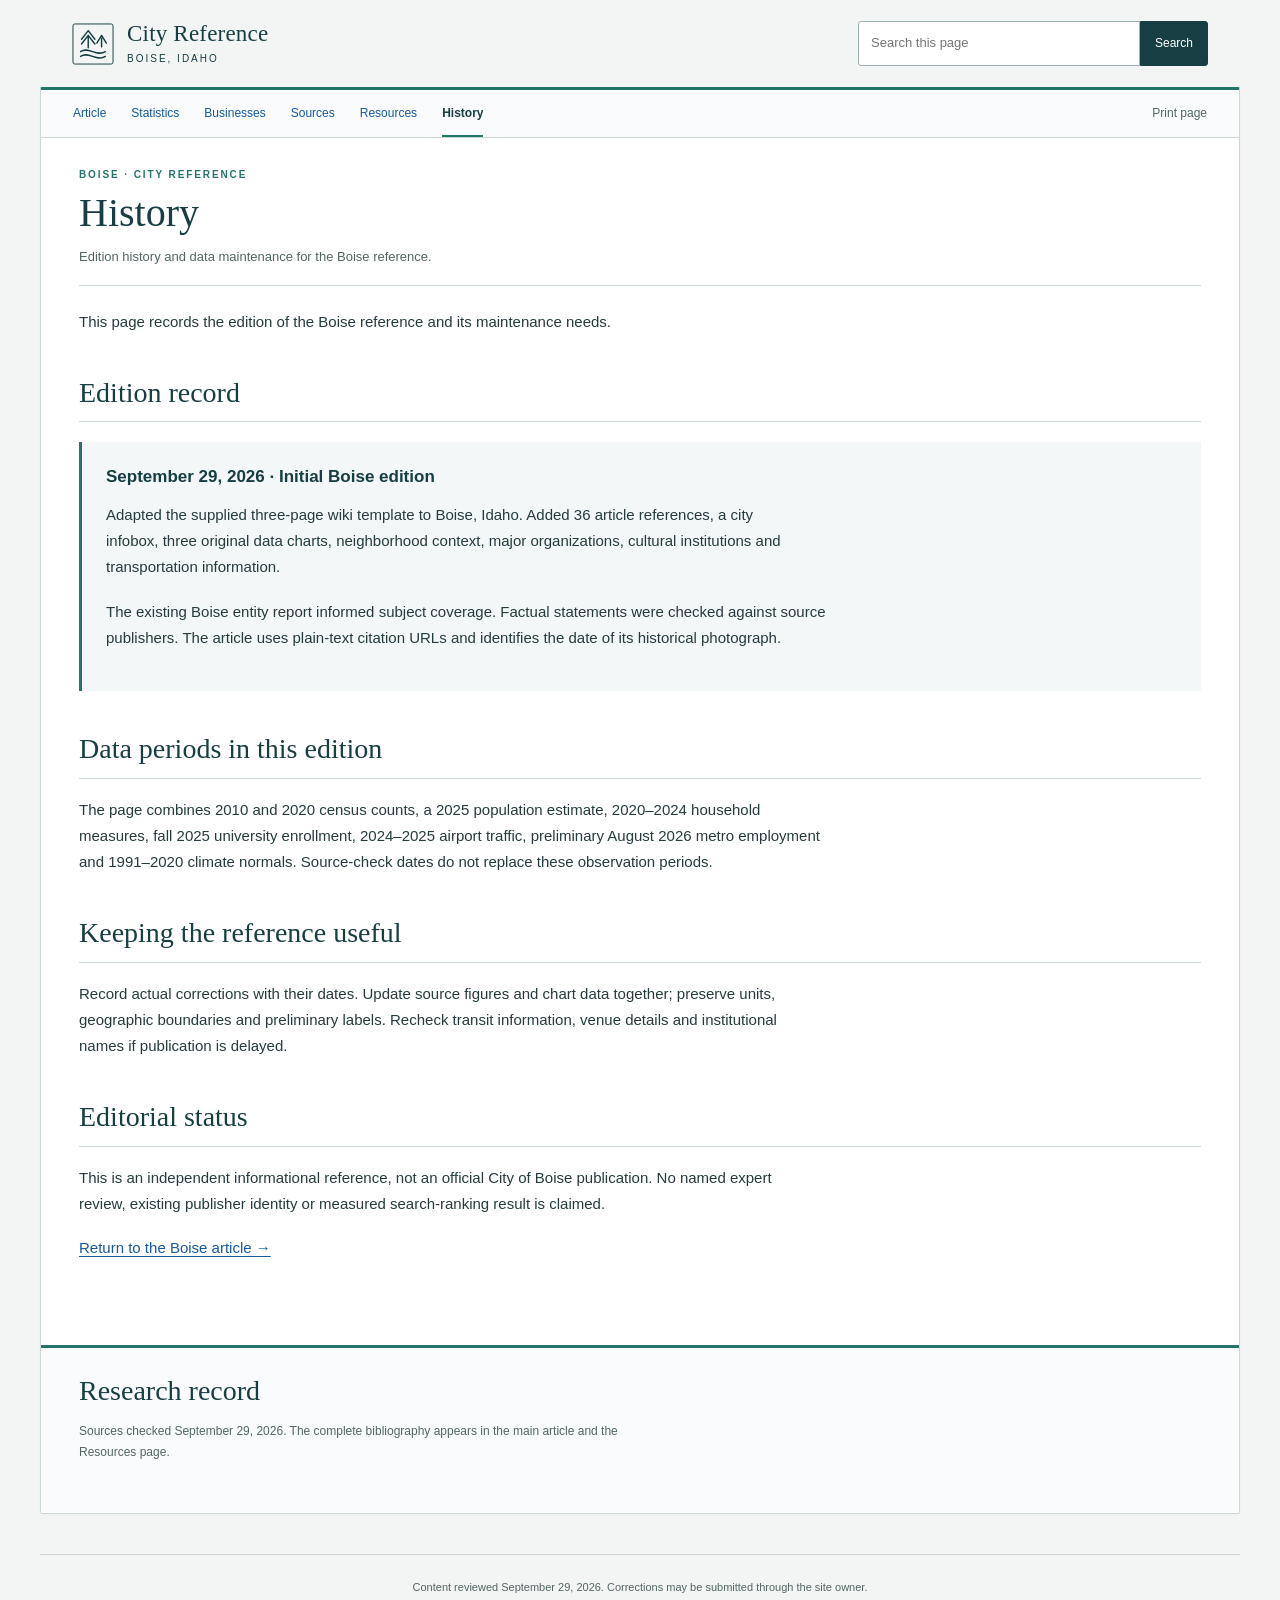
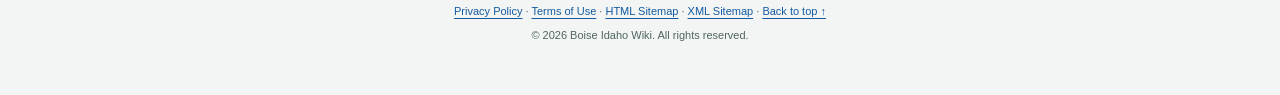
<file: history/index.html>
<!doctype html>
<html lang="en-US">
<head>
<meta charset="utf-8">
<meta name="viewport" content="width=device-width,initial-scale=1">
<title>Boise Wiki History: Sources, Data & Editorial Record</title>
<meta name="description" content="Review Boise Idaho Wiki's editorial history, source-check dates, Census and employment periods, chart maintenance and independent-reference status.">
<meta name="theme-color" content="#173e42">
<meta name="color-scheme" content="light">
<meta name="format-detection" content="telephone=no">
<meta name="robots" content="index,follow,max-image-preview:large">
<link rel="canonical" href="https://boiseidaho.wiki/history/">
<link rel="icon" href="../assets/favicon.svg" type="image/svg+xml">
<link rel="stylesheet" href="../assets/wiki.css">
<style>
:root{--ink:#213d52;--text:#25343e;--muted:#526473;--link:#145aa0;--accent:#126d72;--bg:#f2f4f5;--paper:#fff;--soft:#edf4f4;--line:#cad3da;--serif:Georgia,'Times New Roman',serif;--sans:Verdana,Arial,sans-serif;--space:8px}
*{box-sizing:border-box}html{scroll-padding-top:90px}body{margin:0;background:var(--bg);color:var(--text);font:15px/1.75 var(--sans)}a{color:var(--link);text-decoration-thickness:1px;text-underline-offset:3px}a:hover{text-decoration:underline;color:#0c4077}button,input,summary{font:inherit}button,summary{cursor:pointer}a:focus-visible,button:focus-visible,input:focus-visible,summary:focus-visible,[tabindex]:focus-visible{outline:3px solid var(--accent);outline-offset:4px}button{color:var(--ink)}.skip{position:absolute;left:16px;top:-80px;background:white;padding:12px;z-index:100}.skip:focus{top:8px}
.site-header{max-width:1200px;margin:auto;padding:24px 32px 20px;display:flex;align-items:center;justify-content:space-between;gap:30px}.identity{display:flex;gap:13px;align-items:center;color:var(--ink);text-decoration:none}.identity svg{width:39px;height:39px}.wordmark{font-family:var(--serif);font-size:23px;line-height:1.1;letter-spacing:.2px}.wordmark small{display:block;font:10px/1.5 var(--sans);letter-spacing:2px;margin-top:5px;text-transform:uppercase}.search{display:flex;width:350px;position:relative}.search input{width:100%;min-width:0;border:1px solid #9daeb9;border-radius:3px 0 0 3px;background:white;padding:10px 12px;font-size:13px}.search button{border:1px solid var(--ink);border-radius:0 3px 3px 0;background:var(--ink);color:white;font-size:12px;padding:0 14px}.search-panel{position:absolute;z-index:20;top:51px;right:0;width:430px;max-width:calc(100vw - 32px);background:white;border:1px solid var(--line);box-shadow:0 7px 22px #213d5220;padding:16px;font-size:13px}.search-panel[hidden]{display:none}.search-panel p{margin:0 0 12px}.search-panel ul{list-style:none;margin:0;padding:0;max-height:340px;overflow:auto}.search-panel li+li{border-top:1px solid #e7ecef}.search-panel a{display:block;padding:8px 0}.search-panel .close-search{background:none;color:var(--link);border:0;padding:9px 0 0;font-size:12px}
.page{max-width:1200px;margin:0 auto 40px;background:var(--paper);border:1px solid var(--line);border-top:3px solid var(--accent);box-shadow:0 2px 5px #213d5205}.toolbar{display:flex;justify-content:space-between;align-items:center;gap:12px;border-bottom:1px solid var(--line);padding:0 32px;background:#f9fbfc}.toolbar nav{display:flex;gap:25px}.toolbar a{display:block;font-size:12px;padding:13px 0 11px;text-decoration:none;white-space:nowrap}.toolbar a[aria-current="page"]{color:var(--ink);border-bottom:2px solid var(--accent);font-weight:700}.print{border:0;background:transparent;font-size:12px;padding:12px 0;color:var(--muted)}main{padding:28px 38px 0}.eyebrow{font-size:10px;letter-spacing:1.9px;color:var(--accent);font-weight:bold;text-transform:uppercase;margin-bottom:5px}.article-heading{margin-bottom:23px;border-bottom:1px solid var(--line);padding-bottom:16px}.article-heading h1{font:normal 42px/1.18 var(--serif);color:var(--ink);margin:0 0 10px}.deck{font-size:13px;color:var(--muted);margin:0;max-width:none}.metadata{display:flex;gap:18px;flex-wrap:wrap;color:var(--muted);font-size:10px;margin-top:12px;text-transform:uppercase;letter-spacing:.6px}
p{max-width:89ch;margin:0 0 18px}strong{font-weight:700}article h2{clear:both;margin:40px 0 18px;padding:0 0 10px;border-bottom:1px solid var(--line);font:normal 28px/1.3 var(--serif);color:var(--ink);scroll-margin-top:20px}article h3{font-size:17px;line-height:1.5;margin:27px 0 12px;color:var(--ink);scroll-margin-top:20px}article>p,article>ul{max-width:89ch}article li{padding-left:3px;margin-bottom:8px}article ul{padding-left:24px}.intro p:first-child{font-size:16px;line-height:1.8}.infobox{float:right;width:302px;border:1px solid #b6c7ce;margin:0 0 26px 30px;background:#f8fafb;font-size:12px;line-height:1.6}.infobox h2{font:normal 22px/1.3 var(--serif);text-align:center;margin:0;padding:18px 12px 10px;border:0;background:var(--soft)}.infobox .subhead{text-align:center;color:var(--accent);background:var(--soft);font-size:10px;text-transform:uppercase;letter-spacing:1.2px;padding:0 12px 17px}.infobox dl{margin:0;padding:4px 16px 10px}.infobox dl>div{display:grid;grid-template-columns:82px 1fr;gap:10px;padding:10px 0;border-bottom:1px solid #dce4e8}.infobox dl>div:last-child{border:0}.infobox dt{font-weight:700;color:var(--ink)}.infobox dd{margin:0}.infobox .note{font-size:11px;padding:14px 16px;margin:0;border-top:1px solid var(--line);background:white;color:var(--muted)}.contents{border:1px solid var(--line);background:#f8fafb;width:calc(100% - 332px);margin:26px 0 30px;padding:0 20px 15px;font-size:12px;line-height:1.6}.contents summary{font-size:14px;font-weight:700;color:var(--ink);padding:15px 0 0}.contents summary span{font-size:10px;font-weight:normal;float:right;padding:3px 0 0;color:var(--muted)}.contents ol{margin:15px 0 0;padding-left:24px;columns:2;column-gap:30px}.contents li{padding-left:2px;margin:0 0 9px;break-inside:avoid}.contents a{text-decoration:none}.contents a:hover{text-decoration:underline}
.table-scroll{overflow-x:auto;margin:20px 0 25px;max-width:100%;border:1px solid var(--line);border-radius:2px}table{border-collapse:collapse;width:100%;font-size:13px;line-height:1.6;text-align:left}th{background:#eaf0f3;color:var(--ink);font-weight:700}th,td{padding:13px 16px;vertical-align:top;border-bottom:1px solid #dce4e8}tr:last-child td{border-bottom:0}tbody tr:nth-child(even){background:#f8fafb}th:not(:last-child),td:not(:last-child){border-right:1px solid #e2e8ec}figure{margin:26px 0 30px;max-width:1000px;border:1px solid var(--line);background:white}figure img{display:block;width:100%;height:auto;object-fit:contain}figcaption{border-top:1px solid var(--line);font-size:11px;line-height:1.65;color:var(--muted);padding:14px 20px;background:#f8fafb}.article-footer{margin-top:35px;padding:25px 38px 32px;border-top:3px solid var(--accent);background:#f9fbfc}.article-footer h2{font:normal 28px/1.3 var(--serif);color:var(--ink);margin:0 0 12px}.article-footer p{font-size:12px;color:var(--muted)}.article-footer ol{margin:20px 0 0;padding-left:25px;font-size:12px;line-height:1.55}.article-footer li{padding:0 0 14px 5px;break-inside:avoid}.article-footer li p{margin:0;color:var(--text)}.article-footer code{font:11px/1.6 var(--sans);color:var(--muted);overflow-wrap:anywhere;word-break:break-word}.endbar{max-width:1200px;margin:0 auto 26px;padding:0 32px;display:flex;justify-content:space-between;gap:20px;font-size:11px;color:var(--muted)}.endbar p{margin:0}.sr-only{position:absolute;width:1px;height:1px;padding:0;margin:-1px;overflow:hidden;clip:rect(0,0,0,0);white-space:nowrap;border:0}
@media(min-width:1100px){.article-footer ol{columns:2;column-gap:48px}}
@media(max-width:850px){.site-header{padding:20px 24px}.search{width:300px}.page{border-left:0;border-right:0}.toolbar{padding:0 24px}.toolbar nav{gap:20px}main{padding:26px 26px 0}.article-heading h1{font-size:36px}.infobox{width:260px;margin-left:24px}.contents{width:calc(100% - 284px)}.contents ol{columns:1}.intro p:first-child{font-size:15px}.article-footer{padding:25px 26px}.infobox dl>div{grid-template-columns:72px 1fr}}
@media(max-width:600px){body{font-size:14px;line-height:1.75}.site-header{padding:20px 20px 17px;display:block}.identity{width:max-content}.wordmark{font-size:22px}.search{width:100%;margin-top:18px}.search input{font-size:14px;min-height:44px}.search button{font-size:12px}.search-panel{width:100%;max-width:100%;top:49px}.toolbar{padding:0 20px}.toolbar nav{gap:18px}.toolbar a{font-size:11px;padding:12px 0}.print{display:none}main{padding:24px 20px 0}.article-heading{margin-bottom:22px}.article-heading h1{font-size:34px}.deck{font-size:12px}.metadata{gap:8px 15px;font-size:9px}.infobox{float:none;width:100%;margin:22px 0 25px}.infobox h2{text-align:left;padding:14px 16px 5px;font-size:21px}.infobox .subhead{text-align:left;padding:0 16px 12px}.infobox dl{padding:4px 16px}.infobox dl>div{grid-template-columns:88px 1fr;padding:8px 0}.infobox .note{padding:12px 16px}.contents{width:100%;margin:22px 0;padding:0 16px 15px}.contents ol{columns:1}.contents:not([open]){padding-bottom:15px}article h2{font-size:25px;line-height:1.35;margin-top:34px}article h3{font-size:16px}table{font-size:12px;min-width:510px}th,td{padding:11px 12px}figure{margin:23px -4px}.article-footer{padding:25px 20px}.article-footer ol{padding-left:23px}.article-footer code{font-size:10px}.endbar{padding:0 20px;display:block}.endbar a{display:inline-block;margin-top:10px}}

@media print{html{scroll-behavior:auto}body{background:white;font-size:10pt;line-height:1.55}.site-header,.toolbar,.contents,.endbar{display:none}.page{margin:0;border:0;max-width:none;box-shadow:none}main{padding:0}.article-heading h1{font-size:28pt}.infobox{width:240px}article h2{font-size:19pt;break-after:avoid}article h3{break-after:avoid}table{min-width:0;font-size:9pt}.table-scroll{overflow:visible}figure{break-inside:avoid;max-width:680px}.article-footer{padding:20px 0}.article-footer ol{columns:1}a{color:inherit}.article-footer li{break-inside:avoid}}

.toolbar nav{min-width:0;overflow-x:auto;scrollbar-width:thin}.toolbar{gap:20px}.toolbar .print{flex-shrink:0}.toolbar nav a{min-height:44px}.directory{display:grid;grid-template-columns:1fr 1fr;gap:20px;margin:24px 0}.directory section{padding:20px 22px;border:1px solid var(--line);background:#f8fafb}.directory h3{margin:0 0 9px;font-family:var(--serif);font-size:21px}.directory p{font-size:13px;margin:0 0 12px}.history-entry{padding:22px 24px;border-left:3px solid var(--accent);background:#f3f7f8;margin:20px 0 30px}.history-entry h3{margin:0 0 12px}.support-page{padding-bottom:30px}
@media(max-width:600px){article{display:flex;flex-direction:column}article>*{min-width:0}.intro{order:-2}.infobox{order:-1}.table-scroll{width:100%}.directory{grid-template-columns:1fr}.toolbar nav{gap:20px}.directory section{padding:18px}.history-entry{padding:18px}.support-page{padding-bottom:24px}}

.city-emblem{padding:9px 12px;background:#f0f5f6;border-bottom:1px solid var(--line)}.city-emblem svg{display:block;width:100%;height:auto}.muted{color:var(--muted)}.directory h3{font-size:20px}.article-footer li p{font-size:12px}.sources-policy{border-left:3px solid var(--accent);padding:12px 18px;background:var(--soft)}@media(max-width:600px){.city-emblem{display:none}.metadata{line-height:1.7}.contents summary{min-height:42px}.infobox dl>div{grid-template-columns:96px 1fr}}
:root{color-scheme:light;--ink:#173e42;--text:#253b3d;--muted:#526563;--accent:#24746a;--bg:#f2f5f3;--soft:#edf4f0;--line:#cad8d1;--ink:oklch(from #173e42 l c h);--accent:oklch(from #24746a l c h);--radius:2px;--ease:cubic-bezier(.2,.7,.2,1)}
.page{border-radius:var(--radius)}.site-header{padding-top:21px;padding-bottom:21px}.identity svg{width:42px;height:42px}.article-heading h1{font-size:40px}h1,h2,h3{text-wrap:balance}p{text-wrap:pretty}.infobox{width:304px;background:#f8faf8}.infobox-title{font:normal 23px/1.3 var(--serif);text-align:center;padding:16px 12px 6px;background:var(--soft);color:var(--ink)}.infobox .subhead{padding-bottom:13px}.city-photo{margin:0;border:0}.city-photo picture,.city-photo img{display:block;width:100%;height:auto}.city-photo figcaption{padding:10px 13px;font-size:10px;background:#f8faf8;line-height:1.6}.city-photo figcaption a{padding:2px 0;display:inline-block}.contents{width:calc(100% - 334px)}.contents a{display:block;padding:5px 0}.contents li{margin-bottom:1px}.reference{font-size:.7em;line-height:0;white-space:nowrap}.reference a{padding:0 2px;text-decoration:none}.data-figure{max-width:900px}.infobox .note{font-size:11px}.references li:target{background:#e4f0e9;outline:2px solid var(--accent);outline-offset:4px}.license-note{margin-top:24px;padding-top:17px;border-top:1px solid var(--line)}.license-note code{display:block}.catlinks{font-size:12px;padding:15px 18px;background:var(--soft);border:1px solid var(--line);margin:32px 0}.catlinks span{color:var(--muted)}.directory a{display:inline-block;padding:8px 0}.print{min-height:44px}.contents summary{min-height:44px}.search button{min-height:44px}.search-panel .close-search{min-height:42px}.endbar a{display:inline-flex;align-items:center;min-height:40px}.toolbar a:hover{color:var(--accent)}.sr-only{white-space:nowrap}.search-panel a{padding:12px 0}.search-panel{border-top:3px solid var(--accent)}
.infobox dl>div{grid-template-columns:100px 1fr}
@media(max-width:850px){.infobox{width:260px}.infobox dl>div{grid-template-columns:92px 1fr}.contents{width:calc(100% - 284px)}}
@media(max-width:600px){.article-heading h1{font-size:36px}.infobox,.contents{width:100%}.infobox-title{text-align:left;padding:15px 16px 5px}.city-photo img{max-height:none}.city-photo figcaption{font-size:11px}.contents a{min-height:40px;padding:8px 0}.table-scroll{overscroll-behavior-inline:contain}.data-figure{margin-inline:0}.toolbar nav{gap:20px}.toolbar{gap:0}.metadata{font-size:10px}.catlinks{font-size:11px}.site-header{padding-inline:20px}}
@media(prefers-reduced-motion:reduce){html{scroll-behavior:auto}*,*::before,*::after{animation:none!important;transition:none!important}}
@media print{.city-photo img{max-width:100%}.reference{font-size:7pt}.infobox{width:225px}.references li:target{outline:0;background:none}.catlinks{display:none}}
</style>
<script type="application/ld+json">{"@context":"https://schema.org","@graph":[{"@id":"https://boiseidaho.wiki/#publisher","@type":"Organization","name":"Boise Idaho Wiki","url":"https://boiseidaho.wiki/"},{"@id":"https://boiseidaho.wiki/#website","@type":"WebSite","name":"Boise Idaho Wiki","url":"https://boiseidaho.wiki/","publisher":{"@id":"https://boiseidaho.wiki/#publisher"}},{"@id":"https://boiseidaho.wiki/#boise","@type":"City","name":"Boise","containedInPlace":{"@type":"State","name":"Idaho"}},{"@id":"https://boiseidaho.wiki/history/#webpage","@type":"WebPage","url":"https://boiseidaho.wiki/history/","name":"Boise Wiki History","description":"Editorial history, source-check dates and data-maintenance notes for Boise Idaho Wiki.","isPartOf":{"@id":"https://boiseidaho.wiki/#website"},"about":{"@id":"https://boiseidaho.wiki/#boise"},"dateModified":"2026-09-29","inLanguage":"en-US"}]}</script>
<script src="../assets/wiki.js" defer>
</script>
</head>
<body id="top">
<a class="skip" href="#article">Skip to content</a>
<header class="site-header">
<a class="identity" href="/" aria-label="City Reference, Boise article">
<svg viewBox="0 0 44 44" fill="none" aria-hidden="true">
<rect x="1" y="1" width="42" height="42" rx="2" stroke="currentColor"/>
<path d="M9 30c8-6 17 6 26 0M9 35c8-6 17 6 26 0M17 26V13m-7 4 7-9 7 9m-14 5 7-9 7 9M31 25v-9m-5 5 5-8 5 8" stroke="currentColor" stroke-width="1.5" stroke-linecap="round" stroke-linejoin="round"/>
</svg>
<span class="wordmark">City Reference<small>Boise, Idaho</small>
</span>
</a>
<form class="search" role="search">
<label class="sr-only" for="wiki-search">Search this page</label>
<input id="wiki-search" type="search" placeholder="Search this page" autocomplete="off">
<button type="submit" aria-controls="search-results" aria-expanded="false">Search</button>
<div class="search-panel" id="search-results" hidden>
<p role="status" aria-live="polite">
</p>
<ul>
</ul>
<button type="button" class="close-search">Close results</button>
</div>
</form>
</header>
<div class="page">
<div class="toolbar">
<nav aria-label="Page navigation">
<a href="/">Article</a>
<a href="/#boise-population-and-city-profile">Statistics</a>
<a href="/#top-companies-and-major-institutions">Businesses</a>
<a href="/#sources-and-notes">Sources</a>
<a href="/resources/">Resources</a>
<a href="/history/" aria-current="page">History</a>
</nav>
<button class="print" type="button">Print page</button>
</div>
<main id="article" class="support-page">
<div class="article-heading">
<div class="eyebrow">Boise · City Reference</div>
<h1>History</h1>
<p class="deck">Edition history and data maintenance for the Boise reference.</p>
</div>
<article>
<p>This page records the edition of the Boise reference and its maintenance needs.</p>
<h2 id="edition-record">Edition record</h2>
<div class="history-entry">
<h3>September 29, 2026 · Initial Boise edition</h3>
<p>Adapted the supplied three-page wiki template to Boise, Idaho. Added 36 article references, a city infobox, three original data charts, neighborhood context, major organizations, cultural institutions and transportation information.</p>
<p>The existing Boise entity report informed subject coverage. Factual statements were checked against source publishers. The article uses plain-text citation URLs and identifies the date of its historical photograph.</p>
</div>
<h2 id="data-periods">Data periods in this edition</h2>
<p>The page combines 2010 and 2020 census counts, a 2025 population estimate, 2020–2024 household measures, fall 2025 university enrollment, 2024–2025 airport traffic, preliminary August 2026 metro employment and 1991–2020 climate normals. Source-check dates do not replace these observation periods.</p>
<h2 id="maintenance">Keeping the reference useful</h2>
<p>Record actual corrections with their dates. Update source figures and chart data together; preserve units, geographic boundaries and preliminary labels. Recheck transit information, venue details and institutional names if publication is delayed.</p>
<h2 id="editorial-status">Editorial status</h2>
<p>This is an independent informational reference, not an official City of Boise publication. No named expert review, existing publisher identity or measured search-ranking result is claimed.</p>
<p>
<a href="/">Return to the Boise article →</a>
</p>
</article>
</main>
<footer class="article-footer">
<h2>Research record</h2>
<p>Sources checked September 29, 2026. The complete bibliography appears in the main article and the Resources page.</p>
</footer>
</div>
<footer class="site-footer">
<p>Content reviewed September 29, 2026. Corrections may be submitted through the site owner.</p>
<p><a href="/privacy/">Privacy Policy</a> · <a href="/terms/">Terms of Use</a> · <a href="/sitemap/">HTML Sitemap</a> · <a href="/sitemap.xml">XML Sitemap</a> · <a href="#top">Back to top ↑</a></p>
<p>© <span data-current-year>2026</span> Boise Idaho Wiki. All rights reserved.</p>
</footer>
</body>
</html>
</file>
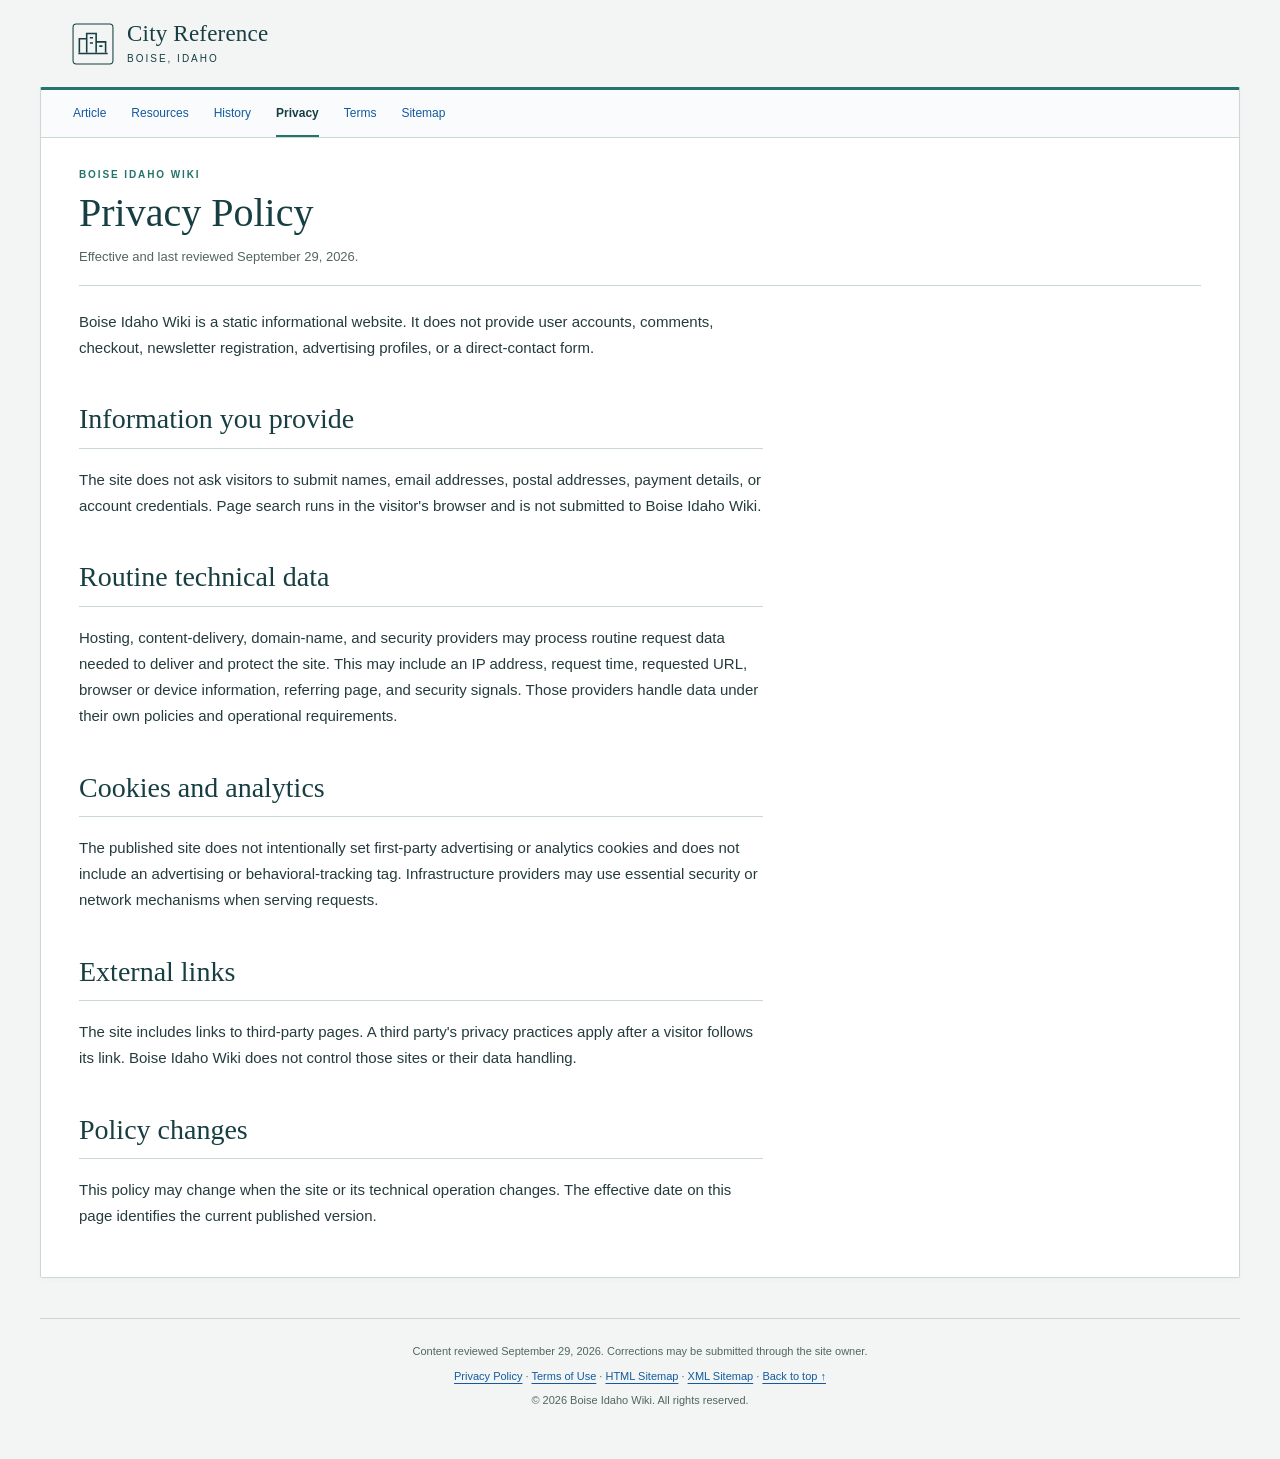
<file: privacy/index.html>
<!doctype html>
<html lang="en-US">
<head>
<meta charset="utf-8">
<meta name="viewport" content="width=device-width,initial-scale=1">
<title>Privacy Policy | Boise Idaho Wiki</title>
<meta name="description" content="Privacy Policy for Boise Idaho Wiki, explaining this static reference site's local search, routine hosting data and external links.">
<meta name="robots" content="index,follow">
<meta name="theme-color" content="#213d52">
<link rel="canonical" href="https://boiseidaho.wiki/privacy/">
<link rel="icon" href="../assets/favicon.svg" type="image/svg+xml">
<link rel="stylesheet" href="../assets/wiki.css">
<script type="application/ld+json">{"@context":"https://schema.org","@graph":[{"@id":"https://boiseidaho.wiki/#publisher","@type":"Organization","name":"Boise Idaho Wiki","url":"https://boiseidaho.wiki/"},{"@id":"https://boiseidaho.wiki/#website","@type":"WebSite","name":"Boise Idaho Wiki","url":"https://boiseidaho.wiki/","publisher":{"@id":"https://boiseidaho.wiki/#publisher"}},{"@id":"https://boiseidaho.wiki/privacy/#webpage","@type":"WebPage","url":"https://boiseidaho.wiki/privacy/","name":"Privacy Policy","description":"Privacy Policy for Boise Idaho Wiki.","isPartOf":{"@id":"https://boiseidaho.wiki/#website"},"dateModified":"2026-09-29","inLanguage":"en-US"}]}</script>
<script src="../assets/wiki.js" defer></script>
</head>
<body id="top">
<a class="skip" href="#article">Skip to content</a>
<header class="site-header"><a class="identity" href="/" aria-label="Boise Idaho Wiki homepage"><svg viewBox="0 0 40 40" fill="none" aria-hidden="true"><rect x="1" y="1" width="38" height="38" rx="3" stroke="currentColor"/><path d="M7 28V15h7v13m0 0V10h9v18m0 0V18h9v10M6 29h28M17 14h3m-3 5h3m6 3h3" stroke="currentColor" stroke-width="1.5"/></svg><span class="wordmark">City Reference<small>Boise, Idaho</small></span></a></header>
<div class="page">
<div class="toolbar"><nav aria-label="Page navigation"><a href="/">Article</a><a href="/resources/">Resources</a><a href="/history/">History</a><a href="/privacy/" aria-current="page">Privacy</a><a href="/terms/">Terms</a><a href="/sitemap/">Sitemap</a></nav></div>
<main id="article" class="support-page"><div class="article-heading"><div class="eyebrow">Boise Idaho Wiki</div><h1>Privacy Policy</h1><p class="deck">Effective and last reviewed September 29, 2026.</p></div>
<article class="policy-copy">
<p>Boise Idaho Wiki is a static informational website. It does not provide user accounts, comments, checkout, newsletter registration, advertising profiles, or a direct-contact form.</p>
<h2 id="information-you-provide">Information you provide</h2><p>The site does not ask visitors to submit names, email addresses, postal addresses, payment details, or account credentials. Page search runs in the visitor's browser and is not submitted to Boise Idaho Wiki.</p>
<h2 id="routine-technical-data">Routine technical data</h2><p>Hosting, content-delivery, domain-name, and security providers may process routine request data needed to deliver and protect the site. This may include an IP address, request time, requested URL, browser or device information, referring page, and security signals. Those providers handle data under their own policies and operational requirements.</p>
<h2 id="cookies-and-analytics">Cookies and analytics</h2><p>The published site does not intentionally set first-party advertising or analytics cookies and does not include an advertising or behavioral-tracking tag. Infrastructure providers may use essential security or network mechanisms when serving requests.</p>
<h2 id="external-links">External links</h2><p>The site includes links to third-party pages. A third party's privacy practices apply after a visitor follows its link. Boise Idaho Wiki does not control those sites or their data handling.</p>
<h2 id="changes">Policy changes</h2><p>This policy may change when the site or its technical operation changes. The effective date on this page identifies the current published version.</p>
</article></main></div>
<footer class="site-footer"><p>Content reviewed September 29, 2026. Corrections may be submitted through the site owner.</p><p><a href="/privacy/">Privacy Policy</a> · <a href="/terms/">Terms of Use</a> · <a href="/sitemap/">HTML Sitemap</a> · <a href="/sitemap.xml">XML Sitemap</a> · <a href="#top">Back to top ↑</a></p><p>© <span data-current-year>2026</span> Boise Idaho Wiki. All rights reserved.</p></footer>
</body>
</html>
</file>
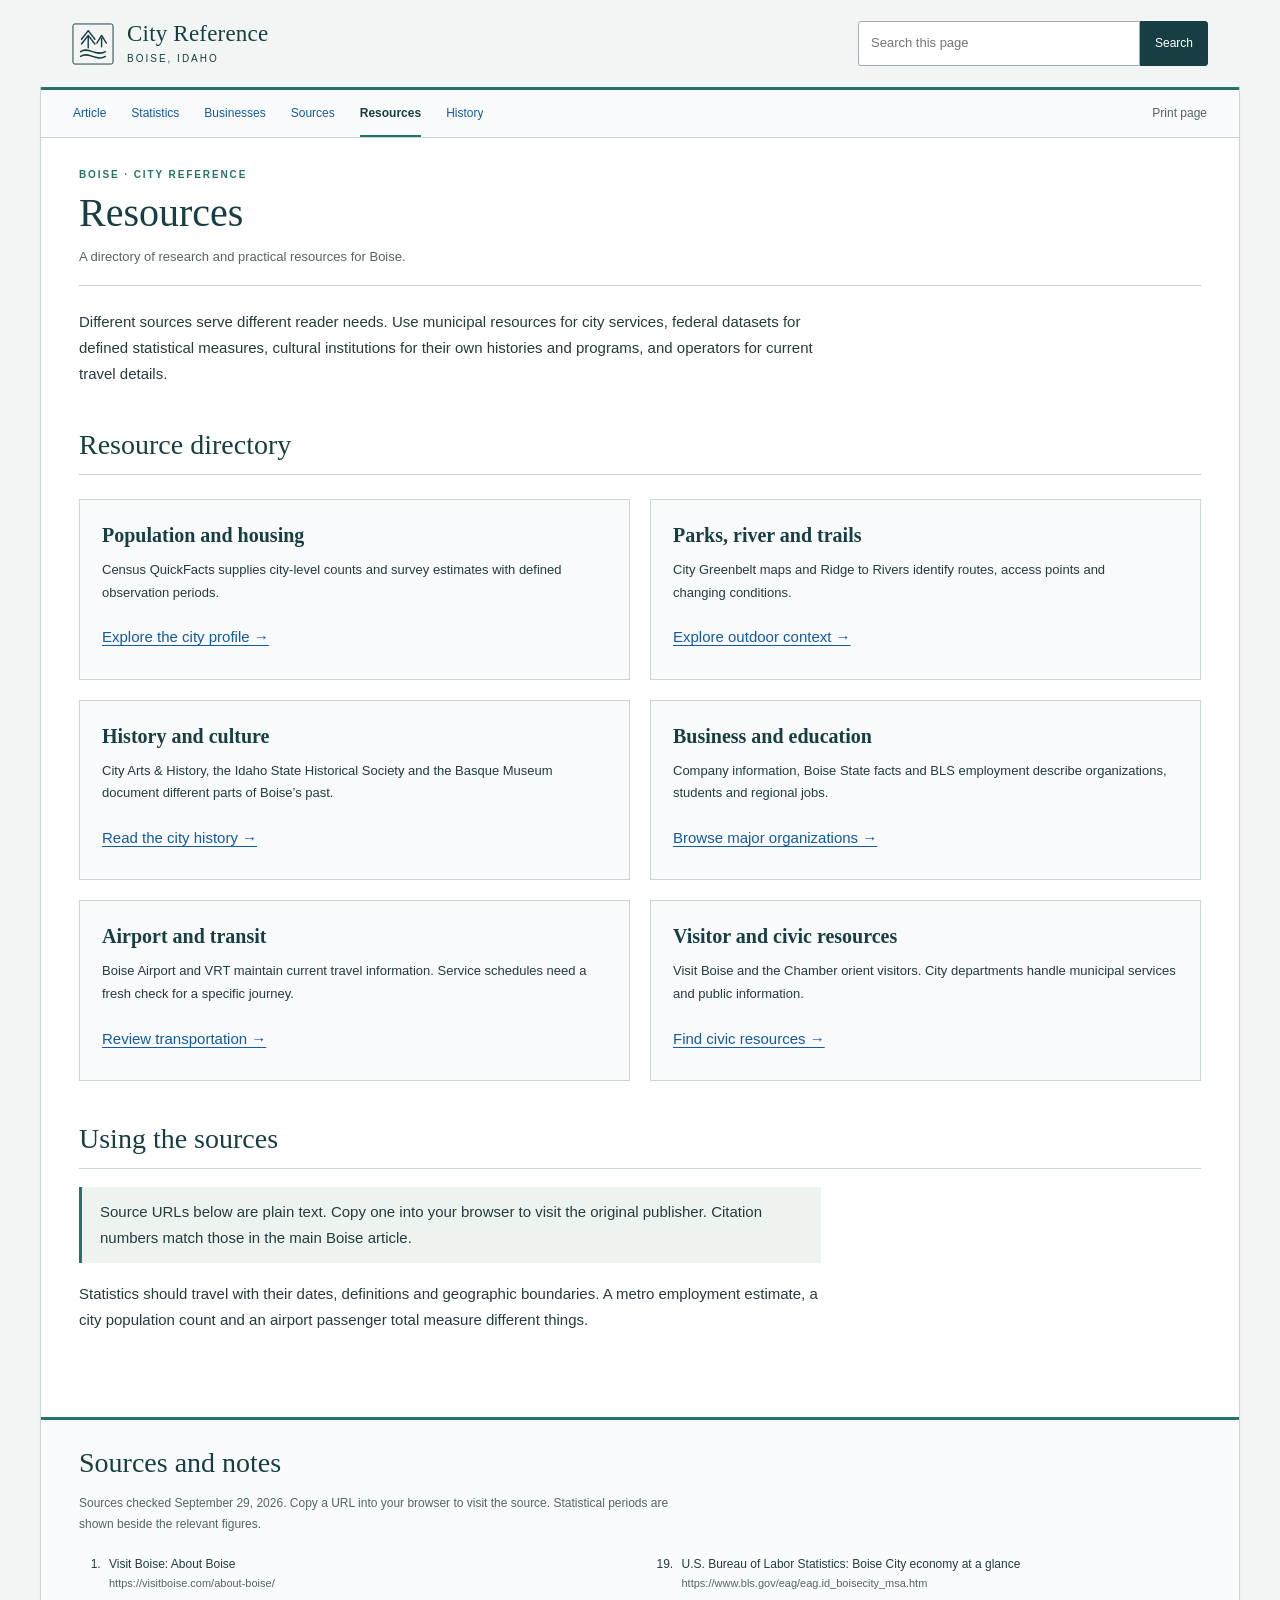
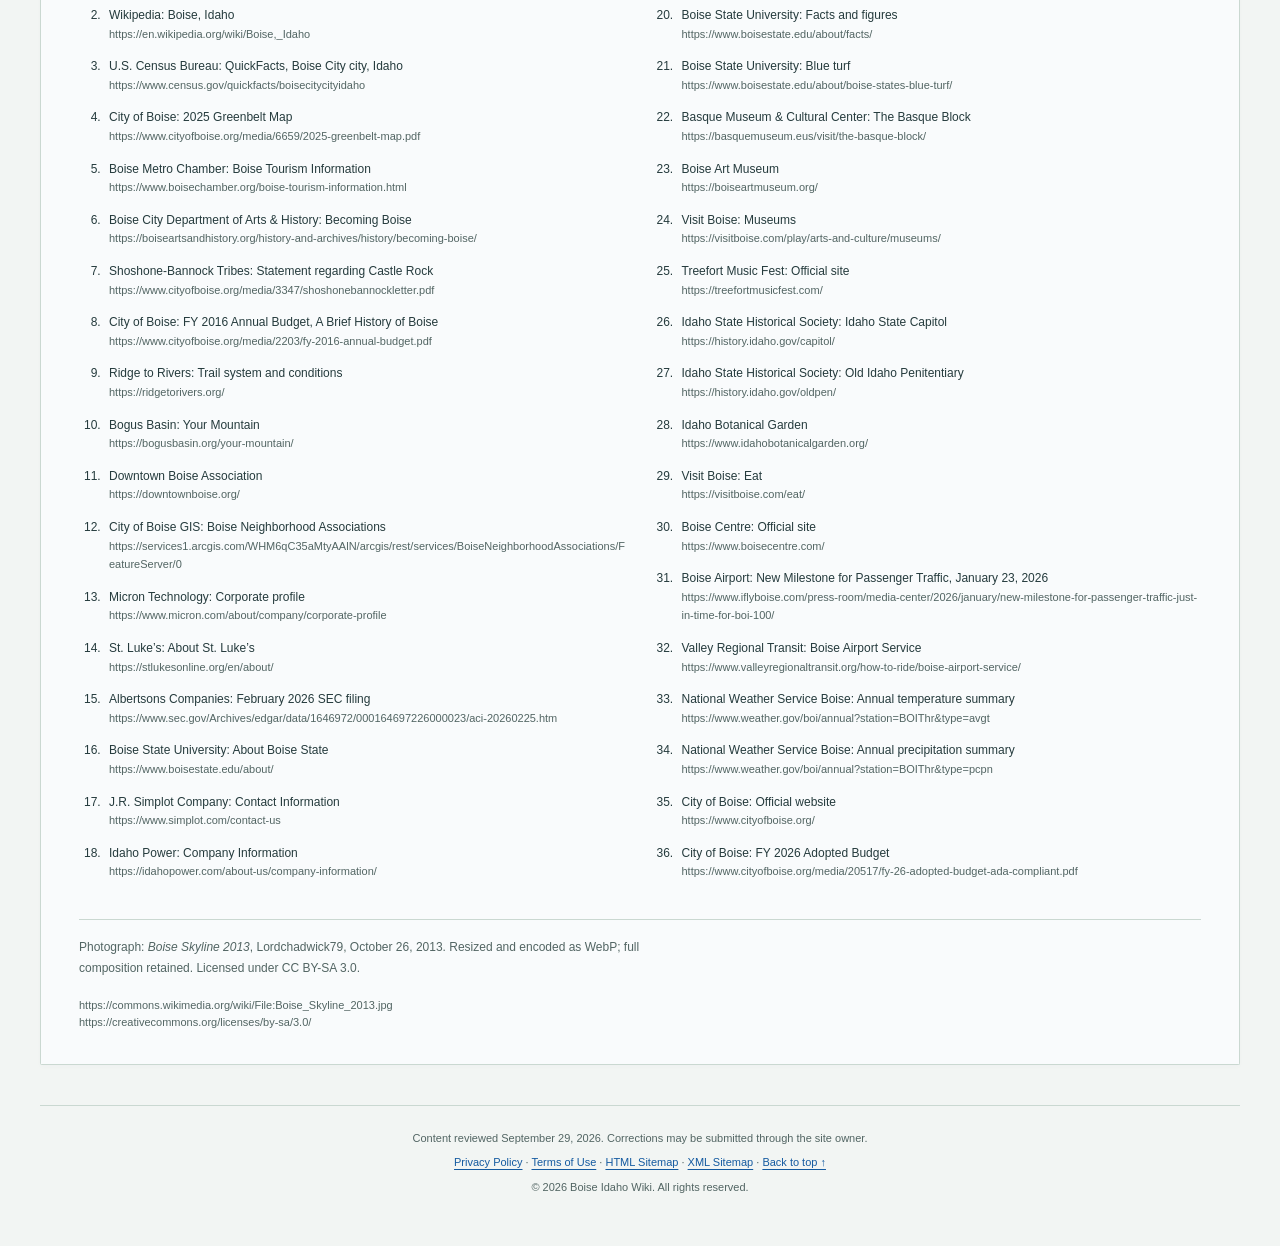
<file: resources/index.html>
<!doctype html>
<html lang="en-US">
<head>
<meta charset="utf-8">
<meta name="viewport" content="width=device-width,initial-scale=1">
<title>Boise Resources: Government, Data, Travel & Culture</title>
<meta name="description" content="Research Boise through government, Census, transportation, university, business, history, parks, culture and visitor sources used by Boise Idaho Wiki.">
<meta name="theme-color" content="#173e42">
<meta name="color-scheme" content="light">
<meta name="format-detection" content="telephone=no">
<meta name="robots" content="index,follow,max-image-preview:large">
<link rel="canonical" href="https://boiseidaho.wiki/resources/">
<link rel="icon" href="../assets/favicon.svg" type="image/svg+xml">
<link rel="stylesheet" href="../assets/wiki.css">
<style>
:root{--ink:#213d52;--text:#25343e;--muted:#526473;--link:#145aa0;--accent:#126d72;--bg:#f2f4f5;--paper:#fff;--soft:#edf4f4;--line:#cad3da;--serif:Georgia,'Times New Roman',serif;--sans:Verdana,Arial,sans-serif;--space:8px}
*{box-sizing:border-box}html{scroll-padding-top:90px}body{margin:0;background:var(--bg);color:var(--text);font:15px/1.75 var(--sans)}a{color:var(--link);text-decoration-thickness:1px;text-underline-offset:3px}a:hover{text-decoration:underline;color:#0c4077}button,input,summary{font:inherit}button,summary{cursor:pointer}a:focus-visible,button:focus-visible,input:focus-visible,summary:focus-visible,[tabindex]:focus-visible{outline:3px solid var(--accent);outline-offset:4px}button{color:var(--ink)}.skip{position:absolute;left:16px;top:-80px;background:white;padding:12px;z-index:100}.skip:focus{top:8px}
.site-header{max-width:1200px;margin:auto;padding:24px 32px 20px;display:flex;align-items:center;justify-content:space-between;gap:30px}.identity{display:flex;gap:13px;align-items:center;color:var(--ink);text-decoration:none}.identity svg{width:39px;height:39px}.wordmark{font-family:var(--serif);font-size:23px;line-height:1.1;letter-spacing:.2px}.wordmark small{display:block;font:10px/1.5 var(--sans);letter-spacing:2px;margin-top:5px;text-transform:uppercase}.search{display:flex;width:350px;position:relative}.search input{width:100%;min-width:0;border:1px solid #9daeb9;border-radius:3px 0 0 3px;background:white;padding:10px 12px;font-size:13px}.search button{border:1px solid var(--ink);border-radius:0 3px 3px 0;background:var(--ink);color:white;font-size:12px;padding:0 14px}.search-panel{position:absolute;z-index:20;top:51px;right:0;width:430px;max-width:calc(100vw - 32px);background:white;border:1px solid var(--line);box-shadow:0 7px 22px #213d5220;padding:16px;font-size:13px}.search-panel[hidden]{display:none}.search-panel p{margin:0 0 12px}.search-panel ul{list-style:none;margin:0;padding:0;max-height:340px;overflow:auto}.search-panel li+li{border-top:1px solid #e7ecef}.search-panel a{display:block;padding:8px 0}.search-panel .close-search{background:none;color:var(--link);border:0;padding:9px 0 0;font-size:12px}
.page{max-width:1200px;margin:0 auto 40px;background:var(--paper);border:1px solid var(--line);border-top:3px solid var(--accent);box-shadow:0 2px 5px #213d5205}.toolbar{display:flex;justify-content:space-between;align-items:center;gap:12px;border-bottom:1px solid var(--line);padding:0 32px;background:#f9fbfc}.toolbar nav{display:flex;gap:25px}.toolbar a{display:block;font-size:12px;padding:13px 0 11px;text-decoration:none;white-space:nowrap}.toolbar a[aria-current="page"]{color:var(--ink);border-bottom:2px solid var(--accent);font-weight:700}.print{border:0;background:transparent;font-size:12px;padding:12px 0;color:var(--muted)}main{padding:28px 38px 0}.eyebrow{font-size:10px;letter-spacing:1.9px;color:var(--accent);font-weight:bold;text-transform:uppercase;margin-bottom:5px}.article-heading{margin-bottom:23px;border-bottom:1px solid var(--line);padding-bottom:16px}.article-heading h1{font:normal 42px/1.18 var(--serif);color:var(--ink);margin:0 0 10px}.deck{font-size:13px;color:var(--muted);margin:0;max-width:none}.metadata{display:flex;gap:18px;flex-wrap:wrap;color:var(--muted);font-size:10px;margin-top:12px;text-transform:uppercase;letter-spacing:.6px}
p{max-width:89ch;margin:0 0 18px}strong{font-weight:700}article h2{clear:both;margin:40px 0 18px;padding:0 0 10px;border-bottom:1px solid var(--line);font:normal 28px/1.3 var(--serif);color:var(--ink);scroll-margin-top:20px}article h3{font-size:17px;line-height:1.5;margin:27px 0 12px;color:var(--ink);scroll-margin-top:20px}article>p,article>ul{max-width:89ch}article li{padding-left:3px;margin-bottom:8px}article ul{padding-left:24px}.intro p:first-child{font-size:16px;line-height:1.8}.infobox{float:right;width:302px;border:1px solid #b6c7ce;margin:0 0 26px 30px;background:#f8fafb;font-size:12px;line-height:1.6}.infobox h2{font:normal 22px/1.3 var(--serif);text-align:center;margin:0;padding:18px 12px 10px;border:0;background:var(--soft)}.infobox .subhead{text-align:center;color:var(--accent);background:var(--soft);font-size:10px;text-transform:uppercase;letter-spacing:1.2px;padding:0 12px 17px}.infobox dl{margin:0;padding:4px 16px 10px}.infobox dl>div{display:grid;grid-template-columns:82px 1fr;gap:10px;padding:10px 0;border-bottom:1px solid #dce4e8}.infobox dl>div:last-child{border:0}.infobox dt{font-weight:700;color:var(--ink)}.infobox dd{margin:0}.infobox .note{font-size:11px;padding:14px 16px;margin:0;border-top:1px solid var(--line);background:white;color:var(--muted)}.contents{border:1px solid var(--line);background:#f8fafb;width:calc(100% - 332px);margin:26px 0 30px;padding:0 20px 15px;font-size:12px;line-height:1.6}.contents summary{font-size:14px;font-weight:700;color:var(--ink);padding:15px 0 0}.contents summary span{font-size:10px;font-weight:normal;float:right;padding:3px 0 0;color:var(--muted)}.contents ol{margin:15px 0 0;padding-left:24px;columns:2;column-gap:30px}.contents li{padding-left:2px;margin:0 0 9px;break-inside:avoid}.contents a{text-decoration:none}.contents a:hover{text-decoration:underline}
.table-scroll{overflow-x:auto;margin:20px 0 25px;max-width:100%;border:1px solid var(--line);border-radius:2px}table{border-collapse:collapse;width:100%;font-size:13px;line-height:1.6;text-align:left}th{background:#eaf0f3;color:var(--ink);font-weight:700}th,td{padding:13px 16px;vertical-align:top;border-bottom:1px solid #dce4e8}tr:last-child td{border-bottom:0}tbody tr:nth-child(even){background:#f8fafb}th:not(:last-child),td:not(:last-child){border-right:1px solid #e2e8ec}figure{margin:26px 0 30px;max-width:1000px;border:1px solid var(--line);background:white}figure img{display:block;width:100%;height:auto;object-fit:contain}figcaption{border-top:1px solid var(--line);font-size:11px;line-height:1.65;color:var(--muted);padding:14px 20px;background:#f8fafb}.article-footer{margin-top:35px;padding:25px 38px 32px;border-top:3px solid var(--accent);background:#f9fbfc}.article-footer h2{font:normal 28px/1.3 var(--serif);color:var(--ink);margin:0 0 12px}.article-footer p{font-size:12px;color:var(--muted)}.article-footer ol{margin:20px 0 0;padding-left:25px;font-size:12px;line-height:1.55}.article-footer li{padding:0 0 14px 5px;break-inside:avoid}.article-footer li p{margin:0;color:var(--text)}.article-footer code{font:11px/1.6 var(--sans);color:var(--muted);overflow-wrap:anywhere;word-break:break-word}.endbar{max-width:1200px;margin:0 auto 26px;padding:0 32px;display:flex;justify-content:space-between;gap:20px;font-size:11px;color:var(--muted)}.endbar p{margin:0}.sr-only{position:absolute;width:1px;height:1px;padding:0;margin:-1px;overflow:hidden;clip:rect(0,0,0,0);white-space:nowrap;border:0}
@media(min-width:1100px){.article-footer ol{columns:2;column-gap:48px}}
@media(max-width:850px){.site-header{padding:20px 24px}.search{width:300px}.page{border-left:0;border-right:0}.toolbar{padding:0 24px}.toolbar nav{gap:20px}main{padding:26px 26px 0}.article-heading h1{font-size:36px}.infobox{width:260px;margin-left:24px}.contents{width:calc(100% - 284px)}.contents ol{columns:1}.intro p:first-child{font-size:15px}.article-footer{padding:25px 26px}.infobox dl>div{grid-template-columns:72px 1fr}}
@media(max-width:600px){body{font-size:14px;line-height:1.75}.site-header{padding:20px 20px 17px;display:block}.identity{width:max-content}.wordmark{font-size:22px}.search{width:100%;margin-top:18px}.search input{font-size:14px;min-height:44px}.search button{font-size:12px}.search-panel{width:100%;max-width:100%;top:49px}.toolbar{padding:0 20px}.toolbar nav{gap:18px}.toolbar a{font-size:11px;padding:12px 0}.print{display:none}main{padding:24px 20px 0}.article-heading{margin-bottom:22px}.article-heading h1{font-size:34px}.deck{font-size:12px}.metadata{gap:8px 15px;font-size:9px}.infobox{float:none;width:100%;margin:22px 0 25px}.infobox h2{text-align:left;padding:14px 16px 5px;font-size:21px}.infobox .subhead{text-align:left;padding:0 16px 12px}.infobox dl{padding:4px 16px}.infobox dl>div{grid-template-columns:88px 1fr;padding:8px 0}.infobox .note{padding:12px 16px}.contents{width:100%;margin:22px 0;padding:0 16px 15px}.contents ol{columns:1}.contents:not([open]){padding-bottom:15px}article h2{font-size:25px;line-height:1.35;margin-top:34px}article h3{font-size:16px}table{font-size:12px;min-width:510px}th,td{padding:11px 12px}figure{margin:23px -4px}.article-footer{padding:25px 20px}.article-footer ol{padding-left:23px}.article-footer code{font-size:10px}.endbar{padding:0 20px;display:block}.endbar a{display:inline-block;margin-top:10px}}

@media print{html{scroll-behavior:auto}body{background:white;font-size:10pt;line-height:1.55}.site-header,.toolbar,.contents,.endbar{display:none}.page{margin:0;border:0;max-width:none;box-shadow:none}main{padding:0}.article-heading h1{font-size:28pt}.infobox{width:240px}article h2{font-size:19pt;break-after:avoid}article h3{break-after:avoid}table{min-width:0;font-size:9pt}.table-scroll{overflow:visible}figure{break-inside:avoid;max-width:680px}.article-footer{padding:20px 0}.article-footer ol{columns:1}a{color:inherit}.article-footer li{break-inside:avoid}}

.toolbar nav{min-width:0;overflow-x:auto;scrollbar-width:thin}.toolbar{gap:20px}.toolbar .print{flex-shrink:0}.toolbar nav a{min-height:44px}.directory{display:grid;grid-template-columns:1fr 1fr;gap:20px;margin:24px 0}.directory section{padding:20px 22px;border:1px solid var(--line);background:#f8fafb}.directory h3{margin:0 0 9px;font-family:var(--serif);font-size:21px}.directory p{font-size:13px;margin:0 0 12px}.history-entry{padding:22px 24px;border-left:3px solid var(--accent);background:#f3f7f8;margin:20px 0 30px}.history-entry h3{margin:0 0 12px}.support-page{padding-bottom:30px}
@media(max-width:600px){article{display:flex;flex-direction:column}article>*{min-width:0}.intro{order:-2}.infobox{order:-1}.table-scroll{width:100%}.directory{grid-template-columns:1fr}.toolbar nav{gap:20px}.directory section{padding:18px}.history-entry{padding:18px}.support-page{padding-bottom:24px}}

.city-emblem{padding:9px 12px;background:#f0f5f6;border-bottom:1px solid var(--line)}.city-emblem svg{display:block;width:100%;height:auto}.muted{color:var(--muted)}.directory h3{font-size:20px}.article-footer li p{font-size:12px}.sources-policy{border-left:3px solid var(--accent);padding:12px 18px;background:var(--soft)}@media(max-width:600px){.city-emblem{display:none}.metadata{line-height:1.7}.contents summary{min-height:42px}.infobox dl>div{grid-template-columns:96px 1fr}}
:root{color-scheme:light;--ink:#173e42;--text:#253b3d;--muted:#526563;--accent:#24746a;--bg:#f2f5f3;--soft:#edf4f0;--line:#cad8d1;--ink:oklch(from #173e42 l c h);--accent:oklch(from #24746a l c h);--radius:2px;--ease:cubic-bezier(.2,.7,.2,1)}
.page{border-radius:var(--radius)}.site-header{padding-top:21px;padding-bottom:21px}.identity svg{width:42px;height:42px}.article-heading h1{font-size:40px}h1,h2,h3{text-wrap:balance}p{text-wrap:pretty}.infobox{width:304px;background:#f8faf8}.infobox-title{font:normal 23px/1.3 var(--serif);text-align:center;padding:16px 12px 6px;background:var(--soft);color:var(--ink)}.infobox .subhead{padding-bottom:13px}.city-photo{margin:0;border:0}.city-photo picture,.city-photo img{display:block;width:100%;height:auto}.city-photo figcaption{padding:10px 13px;font-size:10px;background:#f8faf8;line-height:1.6}.city-photo figcaption a{padding:2px 0;display:inline-block}.contents{width:calc(100% - 334px)}.contents a{display:block;padding:5px 0}.contents li{margin-bottom:1px}.reference{font-size:.7em;line-height:0;white-space:nowrap}.reference a{padding:0 2px;text-decoration:none}.data-figure{max-width:900px}.infobox .note{font-size:11px}.references li:target{background:#e4f0e9;outline:2px solid var(--accent);outline-offset:4px}.license-note{margin-top:24px;padding-top:17px;border-top:1px solid var(--line)}.license-note code{display:block}.catlinks{font-size:12px;padding:15px 18px;background:var(--soft);border:1px solid var(--line);margin:32px 0}.catlinks span{color:var(--muted)}.directory a{display:inline-block;padding:8px 0}.print{min-height:44px}.contents summary{min-height:44px}.search button{min-height:44px}.search-panel .close-search{min-height:42px}.endbar a{display:inline-flex;align-items:center;min-height:40px}.toolbar a:hover{color:var(--accent)}.sr-only{white-space:nowrap}.search-panel a{padding:12px 0}.search-panel{border-top:3px solid var(--accent)}
.infobox dl>div{grid-template-columns:100px 1fr}
@media(max-width:850px){.infobox{width:260px}.infobox dl>div{grid-template-columns:92px 1fr}.contents{width:calc(100% - 284px)}}
@media(max-width:600px){.article-heading h1{font-size:36px}.infobox,.contents{width:100%}.infobox-title{text-align:left;padding:15px 16px 5px}.city-photo img{max-height:none}.city-photo figcaption{font-size:11px}.contents a{min-height:40px;padding:8px 0}.table-scroll{overscroll-behavior-inline:contain}.data-figure{margin-inline:0}.toolbar nav{gap:20px}.toolbar{gap:0}.metadata{font-size:10px}.catlinks{font-size:11px}.site-header{padding-inline:20px}}
@media(prefers-reduced-motion:reduce){html{scroll-behavior:auto}*,*::before,*::after{animation:none!important;transition:none!important}}
@media print{.city-photo img{max-width:100%}.reference{font-size:7pt}.infobox{width:225px}.references li:target{outline:0;background:none}.catlinks{display:none}}
</style>
<script type="application/ld+json">{"@context":"https://schema.org","@graph":[{"@id":"https://boiseidaho.wiki/#publisher","@type":"Organization","name":"Boise Idaho Wiki","url":"https://boiseidaho.wiki/"},{"@id":"https://boiseidaho.wiki/#website","@type":"WebSite","name":"Boise Idaho Wiki","url":"https://boiseidaho.wiki/","publisher":{"@id":"https://boiseidaho.wiki/#publisher"}},{"@id":"https://boiseidaho.wiki/#boise","@type":"City","name":"Boise","containedInPlace":{"@type":"State","name":"Idaho"}},{"@id":"https://boiseidaho.wiki/resources/#webpage","@type":["WebPage","CollectionPage"],"url":"https://boiseidaho.wiki/resources/","name":"Boise Resources","description":"Government, statistical, transportation, education, business, history, recreation and cultural sources for Boise, Idaho.","isPartOf":{"@id":"https://boiseidaho.wiki/#website"},"about":{"@id":"https://boiseidaho.wiki/#boise"},"dateModified":"2026-09-29","inLanguage":"en-US"}]}</script>
<script src="../assets/wiki.js" defer>
</script>
</head>
<body id="top">
<a class="skip" href="#article">Skip to content</a>
<header class="site-header">
<a class="identity" href="/" aria-label="City Reference, Boise article">
<svg viewBox="0 0 44 44" fill="none" aria-hidden="true">
<rect x="1" y="1" width="42" height="42" rx="2" stroke="currentColor"/>
<path d="M9 30c8-6 17 6 26 0M9 35c8-6 17 6 26 0M17 26V13m-7 4 7-9 7 9m-14 5 7-9 7 9M31 25v-9m-5 5 5-8 5 8" stroke="currentColor" stroke-width="1.5" stroke-linecap="round" stroke-linejoin="round"/>
</svg>
<span class="wordmark">City Reference<small>Boise, Idaho</small>
</span>
</a>
<form class="search" role="search">
<label class="sr-only" for="wiki-search">Search this page</label>
<input id="wiki-search" type="search" placeholder="Search this page" autocomplete="off">
<button type="submit" aria-controls="search-results" aria-expanded="false">Search</button>
<div class="search-panel" id="search-results" hidden>
<p role="status" aria-live="polite">
</p>
<ul>
</ul>
<button type="button" class="close-search">Close results</button>
</div>
</form>
</header>
<div class="page">
<div class="toolbar">
<nav aria-label="Page navigation">
<a href="/">Article</a>
<a href="/#boise-population-and-city-profile">Statistics</a>
<a href="/#top-companies-and-major-institutions">Businesses</a>
<a href="/#sources-and-notes">Sources</a>
<a href="/resources/" aria-current="page">Resources</a>
<a href="/history/">History</a>
</nav>
<button class="print" type="button">Print page</button>
</div>
<main id="article" class="support-page">
<div class="article-heading">
<div class="eyebrow">Boise · City Reference</div>
<h1>Resources</h1>
<p class="deck">A directory of research and practical resources for Boise.</p>
</div>
<article>
<p>Different sources serve different reader needs. Use municipal resources for city services, federal datasets for defined statistical measures, cultural institutions for their own histories and programs, and operators for current travel details.</p>
<h2 id="resource-directory">Resource directory</h2>
<div class="directory">
<section>
<h3>Population and housing</h3>
<p>Census QuickFacts supplies city-level counts and survey estimates with defined observation periods.</p>
<a href="/#boise-population-and-city-profile">Explore the city profile →</a>
</section>
<section>
<h3>Parks, river and trails</h3>
<p>City Greenbelt maps and Ridge to Rivers identify routes, access points and changing conditions.</p>
<a href="/#boise-river-greenbelt-and-outdoor-recreation">Explore outdoor context →</a>
</section>
<section>
<h3>History and culture</h3>
<p>City Arts & History, the Idaho State Historical Society and the Basque Museum document different parts of Boise’s past.</p>
<a href="/#history-of-boise">Read the city history →</a>
</section>
<section>
<h3>Business and education</h3>
<p>Company information, Boise State facts and BLS employment describe organizations, students and regional jobs.</p>
<a href="/#top-companies-and-major-institutions">Browse major organizations →</a>
</section>
<section>
<h3>Airport and transit</h3>
<p>Boise Airport and VRT maintain current travel information. Service schedules need a fresh check for a specific journey.</p>
<a href="/#transportation-boise-airport-and-valley-regional-transit">Review transportation →</a>
</section>
<section>
<h3>Visitor and civic resources</h3>
<p>Visit Boise and the Chamber orient visitors. City departments handle municipal services and public information.</p>
<a href="/#boise-government-and-civic-resources">Find civic resources →</a>
</section>
</div>
<h2 id="using-the-sources">Using the sources</h2>
<p class="sources-policy">Source URLs below are plain text. Copy one into your browser to visit the original publisher. Citation numbers match those in the main Boise article.</p>
<p>Statistics should travel with their dates, definitions and geographic boundaries. A metro employment estimate, a city population count and an airport passenger total measure different things.</p>
</article>
</main>
<footer class="article-footer">
<h2 id="sources-and-notes">Sources and notes</h2>
<p>Sources checked September 29, 2026. Copy a URL into your browser to visit the source. Statistical periods are shown beside the relevant figures.</p>
<ol class="references">
<li id="source-1">
<p>Visit Boise: About Boise</p>
<code>https://visitboise.com/about-boise/</code>
</li>
<li id="source-2">
<p>Wikipedia: Boise, Idaho</p>
<code>https://en.wikipedia.org/wiki/Boise,_Idaho</code>
</li>
<li id="source-3">
<p>U.S. Census Bureau: QuickFacts, Boise City city, Idaho</p>
<code>https://www.census.gov/quickfacts/boisecitycityidaho</code>
</li>
<li id="source-4">
<p>City of Boise: 2025 Greenbelt Map</p>
<code>https://www.cityofboise.org/media/6659/2025-greenbelt-map.pdf</code>
</li>
<li id="source-5">
<p>Boise Metro Chamber: Boise Tourism Information</p>
<code>https://www.boisechamber.org/boise-tourism-information.html</code>
</li>
<li id="source-6">
<p>Boise City Department of Arts &amp; History: Becoming Boise</p>
<code>https://boiseartsandhistory.org/history-and-archives/history/becoming-boise/</code>
</li>
<li id="source-7">
<p>Shoshone-Bannock Tribes: Statement regarding Castle Rock</p>
<code>https://www.cityofboise.org/media/3347/shoshonebannockletter.pdf</code>
</li>
<li id="source-8">
<p>City of Boise: FY 2016 Annual Budget, A Brief History of Boise</p>
<code>https://www.cityofboise.org/media/2203/fy-2016-annual-budget.pdf</code>
</li>
<li id="source-9">
<p>Ridge to Rivers: Trail system and conditions</p>
<code>https://ridgetorivers.org/</code>
</li>
<li id="source-10">
<p>Bogus Basin: Your Mountain</p>
<code>https://bogusbasin.org/your-mountain/</code>
</li>
<li id="source-11">
<p>Downtown Boise Association</p>
<code>https://downtownboise.org/</code>
</li>
<li id="source-12">
<p>City of Boise GIS: Boise Neighborhood Associations</p>
<code>https://services1.arcgis.com/WHM6qC35aMtyAAlN/arcgis/rest/services/BoiseNeighborhoodAssociations/FeatureServer/0</code>
</li>
<li id="source-13">
<p>Micron Technology: Corporate profile</p>
<code>https://www.micron.com/about/company/corporate-profile</code>
</li>
<li id="source-14">
<p>St. Luke’s: About St. Luke’s</p>
<code>https://stlukesonline.org/en/about/</code>
</li>
<li id="source-15">
<p>Albertsons Companies: February 2026 SEC filing</p>
<code>https://www.sec.gov/Archives/edgar/data/1646972/000164697226000023/aci-20260225.htm</code>
</li>
<li id="source-16">
<p>Boise State University: About Boise State</p>
<code>https://www.boisestate.edu/about/</code>
</li>
<li id="source-17">
<p>J.R. Simplot Company: Contact Information</p>
<code>https://www.simplot.com/contact-us</code>
</li>
<li id="source-18">
<p>Idaho Power: Company Information</p>
<code>https://idahopower.com/about-us/company-information/</code>
</li>
<li id="source-19">
<p>U.S. Bureau of Labor Statistics: Boise City economy at a glance</p>
<code>https://www.bls.gov/eag/eag.id_boisecity_msa.htm</code>
</li>
<li id="source-20">
<p>Boise State University: Facts and figures</p>
<code>https://www.boisestate.edu/about/facts/</code>
</li>
<li id="source-21">
<p>Boise State University: Blue turf</p>
<code>https://www.boisestate.edu/about/boise-states-blue-turf/</code>
</li>
<li id="source-22">
<p>Basque Museum &amp; Cultural Center: The Basque Block</p>
<code>https://basquemuseum.eus/visit/the-basque-block/</code>
</li>
<li id="source-23">
<p>Boise Art Museum</p>
<code>https://boiseartmuseum.org/</code>
</li>
<li id="source-24">
<p>Visit Boise: Museums</p>
<code>https://visitboise.com/play/arts-and-culture/museums/</code>
</li>
<li id="source-25">
<p>Treefort Music Fest: Official site</p>
<code>https://treefortmusicfest.com/</code>
</li>
<li id="source-26">
<p>Idaho State Historical Society: Idaho State Capitol</p>
<code>https://history.idaho.gov/capitol/</code>
</li>
<li id="source-27">
<p>Idaho State Historical Society: Old Idaho Penitentiary</p>
<code>https://history.idaho.gov/oldpen/</code>
</li>
<li id="source-28">
<p>Idaho Botanical Garden</p>
<code>https://www.idahobotanicalgarden.org/</code>
</li>
<li id="source-29">
<p>Visit Boise: Eat</p>
<code>https://visitboise.com/eat/</code>
</li>
<li id="source-30">
<p>Boise Centre: Official site</p>
<code>https://www.boisecentre.com/</code>
</li>
<li id="source-31">
<p>Boise Airport: New Milestone for Passenger Traffic, January 23, 2026</p>
<code>https://www.iflyboise.com/press-room/media-center/2026/january/new-milestone-for-passenger-traffic-just-in-time-for-boi-100/</code>
</li>
<li id="source-32">
<p>Valley Regional Transit: Boise Airport Service</p>
<code>https://www.valleyregionaltransit.org/how-to-ride/boise-airport-service/</code>
</li>
<li id="source-33">
<p>National Weather Service Boise: Annual temperature summary</p>
<code>https://www.weather.gov/boi/annual?station=BOIThr&amp;type=avgt</code>
</li>
<li id="source-34">
<p>National Weather Service Boise: Annual precipitation summary</p>
<code>https://www.weather.gov/boi/annual?station=BOIThr&amp;type=pcpn</code>
</li>
<li id="source-35">
<p>City of Boise: Official website</p>
<code>https://www.cityofboise.org/</code>
</li>
<li id="source-36">
<p>City of Boise: FY 2026 Adopted Budget</p>
<code>https://www.cityofboise.org/media/20517/fy-26-adopted-budget-ada-compliant.pdf</code>
</li>
</ol>
<div class="license-note">
<p>Photograph: <i>Boise Skyline 2013</i>, Lordchadwick79, October 26, 2013. Resized and encoded as WebP; full composition retained. Licensed under CC BY-SA 3.0.</p>
<code>https://commons.wikimedia.org/wiki/File:Boise_Skyline_2013.jpg</code>
<code>https://creativecommons.org/licenses/by-sa/3.0/</code>
</div>
</footer>
</div>
<footer class="site-footer">
<p>Content reviewed September 29, 2026. Corrections may be submitted through the site owner.</p>
<p><a href="/privacy/">Privacy Policy</a> · <a href="/terms/">Terms of Use</a> · <a href="/sitemap/">HTML Sitemap</a> · <a href="/sitemap.xml">XML Sitemap</a> · <a href="#top">Back to top ↑</a></p>
<p>© <span data-current-year>2026</span> Boise Idaho Wiki. All rights reserved.</p>
</footer>
</body>
</html>
</file>
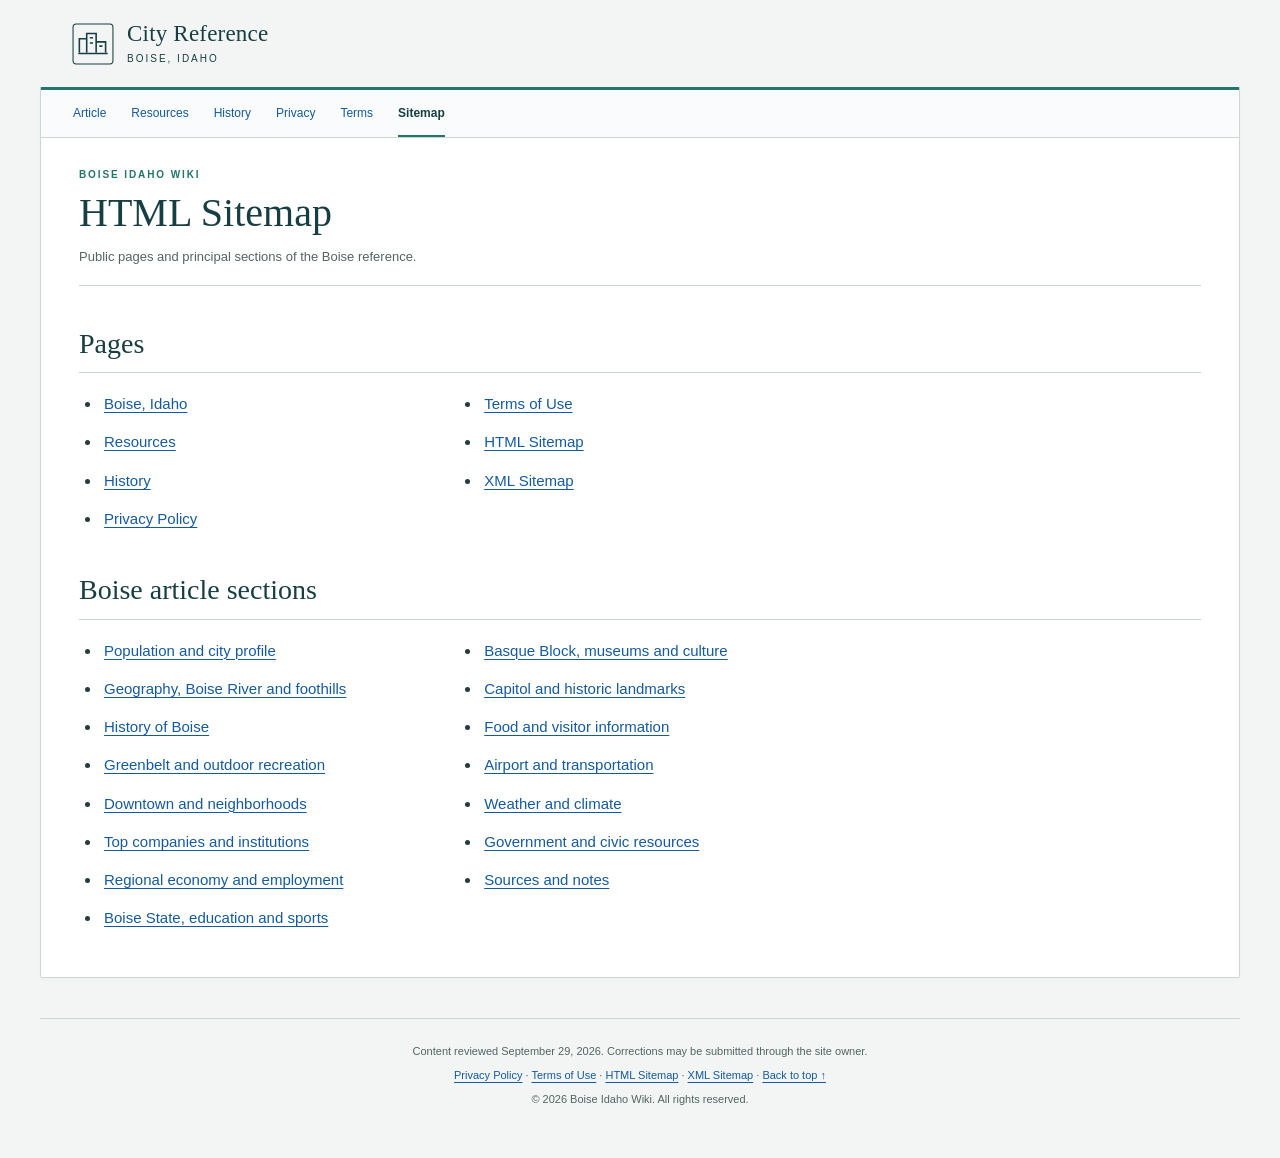
<file: sitemap/index.html>
<!doctype html>
<html lang="en-US">
<head>
<meta charset="utf-8">
<meta name="viewport" content="width=device-width,initial-scale=1">
<title>HTML Sitemap | Boise Idaho Wiki</title>
<meta name="description" content="Browse every public page and principal Boise article section on Boise Idaho Wiki, including resources, history, privacy and terms.">
<meta name="robots" content="index,follow">
<meta name="theme-color" content="#213d52">
<link rel="canonical" href="https://boiseidaho.wiki/sitemap/">
<link rel="icon" href="../assets/favicon.svg" type="image/svg+xml">
<link rel="stylesheet" href="../assets/wiki.css">
<script type="application/ld+json">{"@context":"https://schema.org","@graph":[{"@id":"https://boiseidaho.wiki/#publisher","@type":"Organization","name":"Boise Idaho Wiki","url":"https://boiseidaho.wiki/"},{"@id":"https://boiseidaho.wiki/#website","@type":"WebSite","name":"Boise Idaho Wiki","url":"https://boiseidaho.wiki/","publisher":{"@id":"https://boiseidaho.wiki/#publisher"}},{"@id":"https://boiseidaho.wiki/sitemap/#webpage","@type":["WebPage","CollectionPage"],"url":"https://boiseidaho.wiki/sitemap/","name":"HTML Sitemap","description":"Public pages and article sections on Boise Idaho Wiki.","isPartOf":{"@id":"https://boiseidaho.wiki/#website"},"mainEntity":{"@id":"https://boiseidaho.wiki/sitemap/#list"},"inLanguage":"en-US"},{"@id":"https://boiseidaho.wiki/sitemap/#list","@type":"ItemList","name":"Boise Idaho Wiki public pages","numberOfItems":6,"itemListElement":[{"@type":"ListItem","position":1,"url":"https://boiseidaho.wiki/","name":"Boise article"},{"@type":"ListItem","position":2,"url":"https://boiseidaho.wiki/resources/","name":"Resources"},{"@type":"ListItem","position":3,"url":"https://boiseidaho.wiki/history/","name":"History"},{"@type":"ListItem","position":4,"url":"https://boiseidaho.wiki/privacy/","name":"Privacy Policy"},{"@type":"ListItem","position":5,"url":"https://boiseidaho.wiki/terms/","name":"Terms of Use"},{"@type":"ListItem","position":6,"url":"https://boiseidaho.wiki/sitemap/","name":"HTML Sitemap"}]}]}</script>
<script src="../assets/wiki.js" defer></script>
</head>
<body id="top">
<a class="skip" href="#article">Skip to content</a>
<header class="site-header"><a class="identity" href="/" aria-label="Boise Idaho Wiki homepage"><svg viewBox="0 0 40 40" fill="none" aria-hidden="true"><rect x="1" y="1" width="38" height="38" rx="3" stroke="currentColor"/><path d="M7 28V15h7v13m0 0V10h9v18m0 0V18h9v10M6 29h28M17 14h3m-3 5h3m6 3h3" stroke="currentColor" stroke-width="1.5"/></svg><span class="wordmark">City Reference<small>Boise, Idaho</small></span></a></header>
<div class="page"><div class="toolbar"><nav aria-label="Page navigation"><a href="/">Article</a><a href="/resources/">Resources</a><a href="/history/">History</a><a href="/privacy/">Privacy</a><a href="/terms/">Terms</a><a href="/sitemap/" aria-current="page">Sitemap</a></nav></div>
<main id="article" class="support-page"><div class="article-heading"><div class="eyebrow">Boise Idaho Wiki</div><h1>HTML Sitemap</h1><p class="deck">Public pages and principal sections of the Boise reference.</p></div>
<article><h2 id="pages">Pages</h2><ul class="sitemap-list"><li><a href="/">Boise, Idaho</a></li><li><a href="/resources/">Resources</a></li><li><a href="/history/">History</a></li><li><a href="/privacy/">Privacy Policy</a></li><li><a href="/terms/">Terms of Use</a></li><li><a href="/sitemap/">HTML Sitemap</a></li><li><a href="/sitemap.xml">XML Sitemap</a></li></ul>
<h2 id="article-sections">Boise article sections</h2><ul class="sitemap-list"><li><a href="/#boise-population-and-city-profile">Population and city profile</a></li><li><a href="/#geography-boise-river-foothills-and-treasure-valley">Geography, Boise River and foothills</a></li><li><a href="/#history-of-boise">History of Boise</a></li><li><a href="/#boise-river-greenbelt-and-outdoor-recreation">Greenbelt and outdoor recreation</a></li><li><a href="/#downtown-boise-and-neighborhoods">Downtown and neighborhoods</a></li><li><a href="/#top-companies-and-major-institutions">Top companies and institutions</a></li><li><a href="/#regional-economy-and-employment">Regional economy and employment</a></li><li><a href="/#boise-state-university-education-and-sports">Boise State, education and sports</a></li><li><a href="/#basque-block-museums-and-boise-culture">Basque Block, museums and culture</a></li><li><a href="/#idaho-state-capitol-and-historic-landmarks">Capitol and historic landmarks</a></li><li><a href="/#food-dining-and-visitor-information">Food and visitor information</a></li><li><a href="/#transportation-boise-airport-and-valley-regional-transit">Airport and transportation</a></li><li><a href="/#boise-weather-and-climate">Weather and climate</a></li><li><a href="/#boise-government-and-civic-resources">Government and civic resources</a></li><li><a href="/#sources-and-notes">Sources and notes</a></li></ul></article></main></div>
<footer class="site-footer"><p>Content reviewed September 29, 2026. Corrections may be submitted through the site owner.</p><p><a href="/privacy/">Privacy Policy</a> · <a href="/terms/">Terms of Use</a> · <a href="/sitemap/">HTML Sitemap</a> · <a href="/sitemap.xml">XML Sitemap</a> · <a href="#top">Back to top ↑</a></p><p>© <span data-current-year>2026</span> Boise Idaho Wiki. All rights reserved.</p></footer>
</body>
</html>
</file>
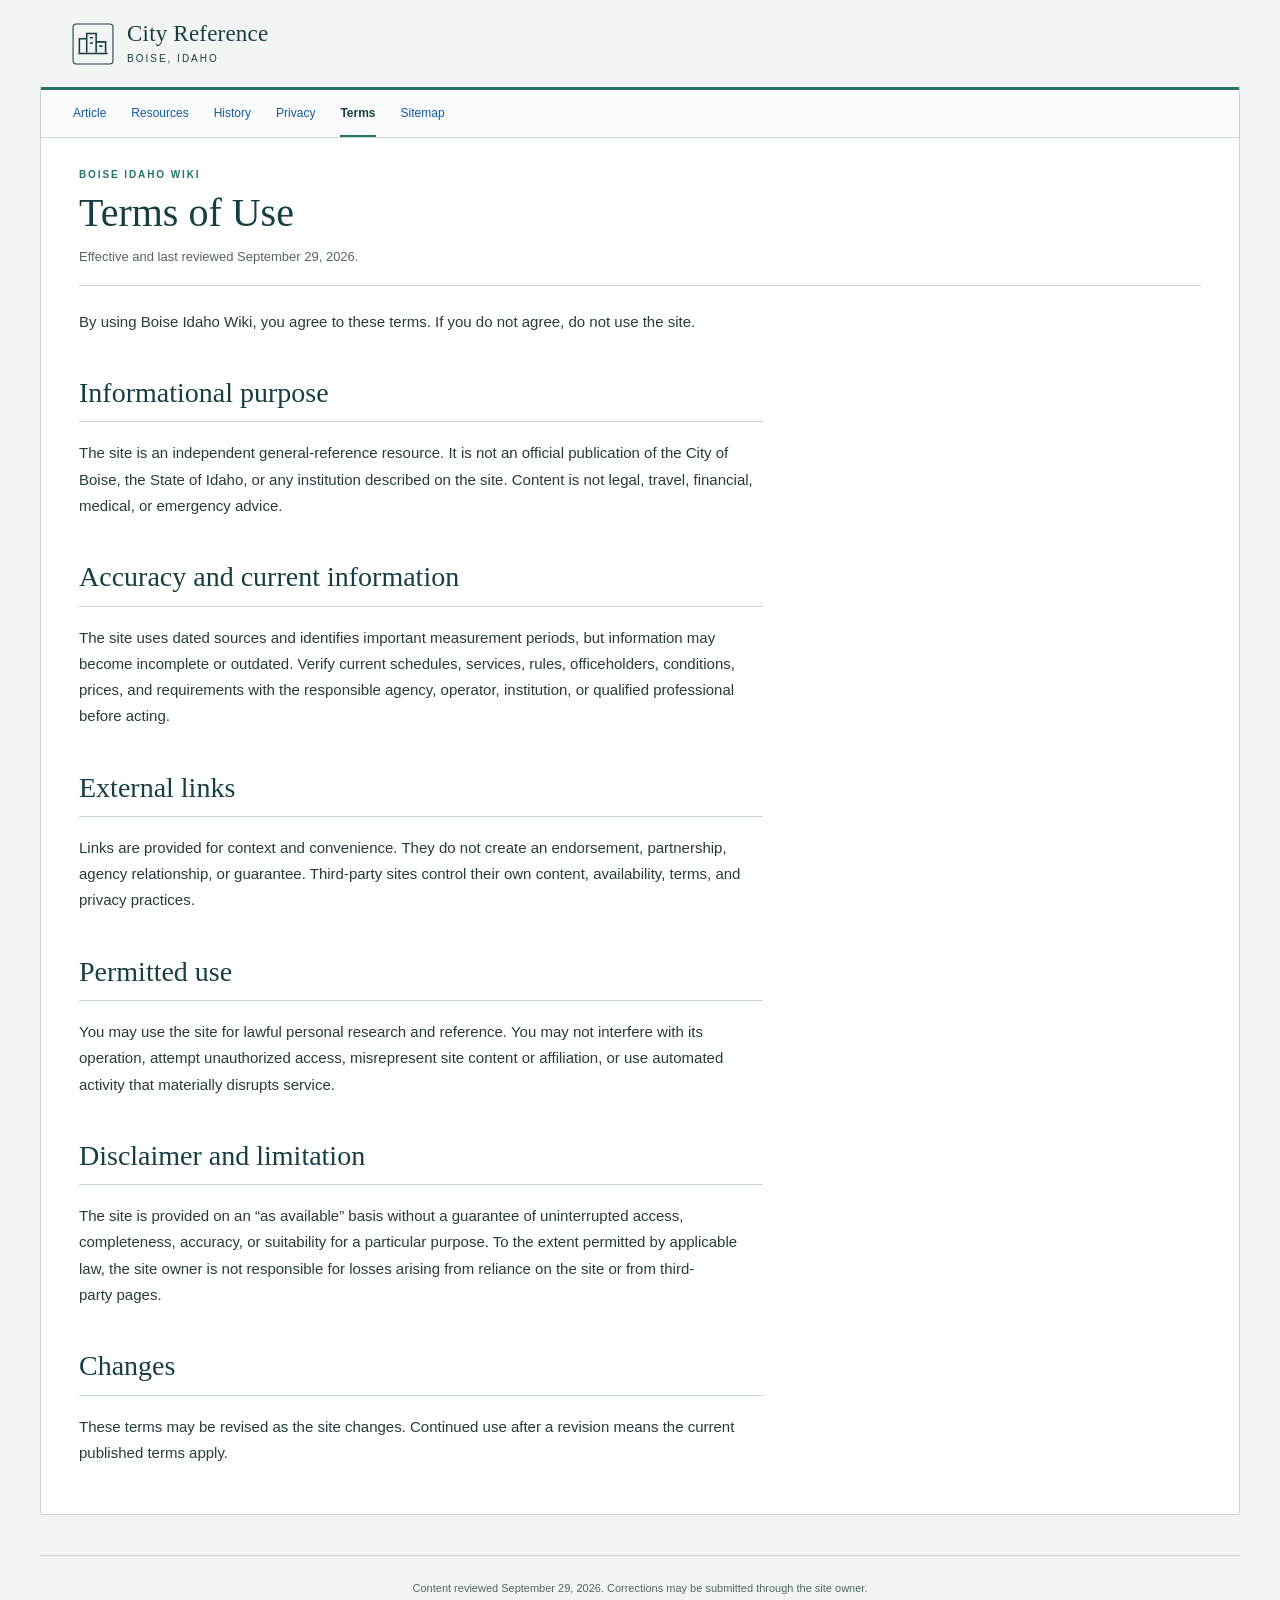
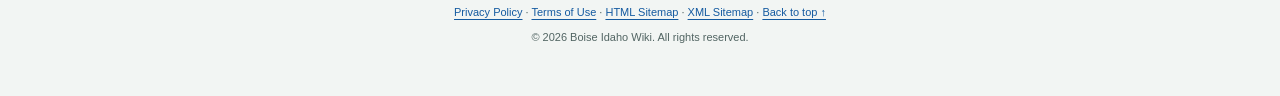
<file: terms/index.html>
<!doctype html>
<html lang="en-US">
<head>
<meta charset="utf-8">
<meta name="viewport" content="width=device-width,initial-scale=1">
<title>Terms of Use | Boise Idaho Wiki</title>
<meta name="description" content="Terms of Use for Boise Idaho Wiki, an independent informational reference covering Boise history, places, institutions and public data.">
<meta name="robots" content="index,follow">
<meta name="theme-color" content="#213d52">
<link rel="canonical" href="https://boiseidaho.wiki/terms/">
<link rel="icon" href="../assets/favicon.svg" type="image/svg+xml">
<link rel="stylesheet" href="../assets/wiki.css">
<script type="application/ld+json">{"@context":"https://schema.org","@graph":[{"@id":"https://boiseidaho.wiki/#publisher","@type":"Organization","name":"Boise Idaho Wiki","url":"https://boiseidaho.wiki/"},{"@id":"https://boiseidaho.wiki/#website","@type":"WebSite","name":"Boise Idaho Wiki","url":"https://boiseidaho.wiki/","publisher":{"@id":"https://boiseidaho.wiki/#publisher"}},{"@id":"https://boiseidaho.wiki/terms/#webpage","@type":"WebPage","url":"https://boiseidaho.wiki/terms/","name":"Terms of Use","description":"Terms of Use for Boise Idaho Wiki.","isPartOf":{"@id":"https://boiseidaho.wiki/#website"},"dateModified":"2026-09-29","inLanguage":"en-US"}]}</script>
<script src="../assets/wiki.js" defer></script>
</head>
<body id="top">
<a class="skip" href="#article">Skip to content</a>
<header class="site-header"><a class="identity" href="/" aria-label="Boise Idaho Wiki homepage"><svg viewBox="0 0 40 40" fill="none" aria-hidden="true"><rect x="1" y="1" width="38" height="38" rx="3" stroke="currentColor"/><path d="M7 28V15h7v13m0 0V10h9v18m0 0V18h9v10M6 29h28M17 14h3m-3 5h3m6 3h3" stroke="currentColor" stroke-width="1.5"/></svg><span class="wordmark">City Reference<small>Boise, Idaho</small></span></a></header>
<div class="page"><div class="toolbar"><nav aria-label="Page navigation"><a href="/">Article</a><a href="/resources/">Resources</a><a href="/history/">History</a><a href="/privacy/">Privacy</a><a href="/terms/" aria-current="page">Terms</a><a href="/sitemap/">Sitemap</a></nav></div>
<main id="article" class="support-page"><div class="article-heading"><div class="eyebrow">Boise Idaho Wiki</div><h1>Terms of Use</h1><p class="deck">Effective and last reviewed September 29, 2026.</p></div>
<article class="policy-copy">
<p>By using Boise Idaho Wiki, you agree to these terms. If you do not agree, do not use the site.</p>
<h2 id="informational-purpose">Informational purpose</h2><p>The site is an independent general-reference resource. It is not an official publication of the City of Boise, the State of Idaho, or any institution described on the site. Content is not legal, travel, financial, medical, or emergency advice.</p>
<h2 id="accuracy-and-current-information">Accuracy and current information</h2><p>The site uses dated sources and identifies important measurement periods, but information may become incomplete or outdated. Verify current schedules, services, rules, officeholders, conditions, prices, and requirements with the responsible agency, operator, institution, or qualified professional before acting.</p>
<h2 id="external-links">External links</h2><p>Links are provided for context and convenience. They do not create an endorsement, partnership, agency relationship, or guarantee. Third-party sites control their own content, availability, terms, and privacy practices.</p>
<h2 id="permitted-use">Permitted use</h2><p>You may use the site for lawful personal research and reference. You may not interfere with its operation, attempt unauthorized access, misrepresent site content or affiliation, or use automated activity that materially disrupts service.</p>
<h2 id="disclaimer-and-limitation">Disclaimer and limitation</h2><p>The site is provided on an “as available” basis without a guarantee of uninterrupted access, completeness, accuracy, or suitability for a particular purpose. To the extent permitted by applicable law, the site owner is not responsible for losses arising from reliance on the site or from third-party pages.</p>
<h2 id="changes">Changes</h2><p>These terms may be revised as the site changes. Continued use after a revision means the current published terms apply.</p>
</article></main></div>
<footer class="site-footer"><p>Content reviewed September 29, 2026. Corrections may be submitted through the site owner.</p><p><a href="/privacy/">Privacy Policy</a> · <a href="/terms/">Terms of Use</a> · <a href="/sitemap/">HTML Sitemap</a> · <a href="/sitemap.xml">XML Sitemap</a> · <a href="#top">Back to top ↑</a></p><p>© <span data-current-year>2026</span> Boise Idaho Wiki. All rights reserved.</p></footer>
</body>
</html>
</file>
<file: assets/wiki.css>
:root{--ink:#213d52;--text:#25343e;--muted:#526473;--link:#145aa0;--accent:#126d72;--bg:#f2f4f5;--paper:#fff;--soft:#edf4f4;--line:#cad3da;--serif:Georgia,'Times New Roman',serif;--sans:Verdana,Arial,sans-serif;--space:8px}
*{box-sizing:border-box}html{scroll-padding-top:90px}body{margin:0;background:var(--bg);color:var(--text);font:15px/1.75 var(--sans)}a{color:var(--link);text-decoration-thickness:1px;text-underline-offset:3px}a:hover{text-decoration:underline;color:#0c4077}button,input,summary{font:inherit}button,summary{cursor:pointer}a:focus-visible,button:focus-visible,input:focus-visible,summary:focus-visible,[tabindex]:focus-visible{outline:3px solid var(--accent);outline-offset:4px}button{color:var(--ink)}.skip{position:absolute;left:16px;top:-80px;background:white;padding:12px;z-index:100}.skip:focus{top:8px}
.site-header{max-width:1200px;margin:auto;padding:24px 32px 20px;display:flex;align-items:center;justify-content:space-between;gap:30px}.identity{display:flex;gap:13px;align-items:center;color:var(--ink);text-decoration:none}.identity svg{width:39px;height:39px}.wordmark{font-family:var(--serif);font-size:23px;line-height:1.1;letter-spacing:.2px}.wordmark small{display:block;font:10px/1.5 var(--sans);letter-spacing:2px;margin-top:5px;text-transform:uppercase}.search{display:flex;width:350px;position:relative}.search input{width:100%;min-width:0;border:1px solid #9daeb9;border-radius:3px 0 0 3px;background:white;padding:10px 12px;font-size:13px}.search button{border:1px solid var(--ink);border-radius:0 3px 3px 0;background:var(--ink);color:white;font-size:12px;padding:0 14px}.search-panel{position:absolute;z-index:20;top:51px;right:0;width:430px;max-width:calc(100vw - 32px);background:white;border:1px solid var(--line);box-shadow:0 7px 22px #213d5220;padding:16px;font-size:13px}.search-panel[hidden]{display:none}.search-panel p{margin:0 0 12px}.search-panel ul{list-style:none;margin:0;padding:0;max-height:340px;overflow:auto}.search-panel li+li{border-top:1px solid #e7ecef}.search-panel a{display:block;padding:8px 0}.search-panel .close-search{background:none;color:var(--link);border:0;padding:9px 0 0;font-size:12px}
.page{max-width:1200px;margin:0 auto 40px;background:var(--paper);border:1px solid var(--line);border-top:3px solid var(--accent);box-shadow:0 2px 5px #213d5205}.toolbar{display:flex;justify-content:space-between;align-items:center;gap:12px;border-bottom:1px solid var(--line);padding:0 32px;background:#f9fbfc}.toolbar nav{display:flex;gap:25px}.toolbar a{display:block;font-size:12px;padding:13px 0 11px;text-decoration:none;white-space:nowrap}.toolbar a[aria-current="page"]{color:var(--ink);border-bottom:2px solid var(--accent);font-weight:700}.print{border:0;background:transparent;font-size:12px;padding:12px 0;color:var(--muted)}main{padding:28px 38px 0}.eyebrow{font-size:10px;letter-spacing:1.9px;color:var(--accent);font-weight:bold;text-transform:uppercase;margin-bottom:5px}.article-heading{margin-bottom:23px;border-bottom:1px solid var(--line);padding-bottom:16px}.article-heading h1{font:normal 42px/1.18 var(--serif);color:var(--ink);margin:0 0 10px}.deck{font-size:13px;color:var(--muted);margin:0;max-width:none}.metadata{display:flex;gap:18px;flex-wrap:wrap;color:var(--muted);font-size:10px;margin-top:12px;text-transform:uppercase;letter-spacing:.6px}
p{max-width:89ch;margin:0 0 18px}strong{font-weight:700}article h2{clear:both;margin:40px 0 18px;padding:0 0 10px;border-bottom:1px solid var(--line);font:normal 28px/1.3 var(--serif);color:var(--ink);scroll-margin-top:20px}article h3{font-size:17px;line-height:1.5;margin:27px 0 12px;color:var(--ink);scroll-margin-top:20px}article>p,article>ul{max-width:89ch}article li{padding-left:3px;margin-bottom:8px}article ul{padding-left:24px}.intro p:first-child{font-size:16px;line-height:1.8}.infobox{float:right;width:302px;border:1px solid #b6c7ce;margin:0 0 26px 30px;background:#f8fafb;font-size:12px;line-height:1.6}.infobox h2{font:normal 22px/1.3 var(--serif);text-align:center;margin:0;padding:18px 12px 10px;border:0;background:var(--soft)}.infobox .subhead{text-align:center;color:var(--accent);background:var(--soft);font-size:10px;text-transform:uppercase;letter-spacing:1.2px;padding:0 12px 17px}.infobox dl{margin:0;padding:4px 16px 10px}.infobox dl>div{display:grid;grid-template-columns:82px 1fr;gap:10px;padding:10px 0;border-bottom:1px solid #dce4e8}.infobox dl>div:last-child{border:0}.infobox dt{font-weight:700;color:var(--ink)}.infobox dd{margin:0}.infobox .note{font-size:11px;padding:14px 16px;margin:0;border-top:1px solid var(--line);background:white;color:var(--muted)}.contents{border:1px solid var(--line);background:#f8fafb;width:calc(100% - 332px);margin:26px 0 30px;padding:0 20px 15px;font-size:12px;line-height:1.6}.contents summary{font-size:14px;font-weight:700;color:var(--ink);padding:15px 0 0}.contents summary span{font-size:10px;font-weight:normal;float:right;padding:3px 0 0;color:var(--muted)}.contents ol{margin:15px 0 0;padding-left:24px;columns:2;column-gap:30px}.contents li{padding-left:2px;margin:0 0 9px;break-inside:avoid}.contents a{text-decoration:none}.contents a:hover{text-decoration:underline}
.table-scroll{overflow-x:auto;margin:20px 0 25px;max-width:100%;border:1px solid var(--line);border-radius:2px}table{border-collapse:collapse;width:100%;font-size:13px;line-height:1.6;text-align:left}th{background:#eaf0f3;color:var(--ink);font-weight:700}th,td{padding:13px 16px;vertical-align:top;border-bottom:1px solid #dce4e8}tr:last-child td{border-bottom:0}tbody tr:nth-child(even){background:#f8fafb}th:not(:last-child),td:not(:last-child){border-right:1px solid #e2e8ec}figure{margin:26px 0 30px;max-width:1000px;border:1px solid var(--line);background:white}figure img{display:block;width:100%;height:auto;object-fit:contain}figcaption{border-top:1px solid var(--line);font-size:11px;line-height:1.65;color:var(--muted);padding:14px 20px;background:#f8fafb}.article-footer{margin-top:35px;padding:25px 38px 32px;border-top:3px solid var(--accent);background:#f9fbfc}.article-footer h2{font:normal 28px/1.3 var(--serif);color:var(--ink);margin:0 0 12px}.article-footer p{font-size:12px;color:var(--muted)}.article-footer ol{margin:20px 0 0;padding-left:25px;font-size:12px;line-height:1.55}.article-footer li{padding:0 0 14px 5px;break-inside:avoid}.article-footer li p{margin:0;color:var(--text)}.article-footer code{font:11px/1.6 var(--sans);color:var(--muted);overflow-wrap:anywhere;word-break:break-word}.endbar{max-width:1200px;margin:0 auto 26px;padding:0 32px;display:flex;justify-content:space-between;gap:20px;font-size:11px;color:var(--muted)}.endbar p{margin:0}.sr-only{position:absolute;width:1px;height:1px;padding:0;margin:-1px;overflow:hidden;clip:rect(0,0,0,0);white-space:nowrap;border:0}
@media(min-width:1100px){.article-footer ol{columns:2;column-gap:48px}}
@media(max-width:850px){.site-header{padding:20px 24px}.search{width:300px}.page{border-left:0;border-right:0}.toolbar{padding:0 24px}.toolbar nav{gap:20px}main{padding:26px 26px 0}.article-heading h1{font-size:36px}.infobox{width:260px;margin-left:24px}.contents{width:calc(100% - 284px)}.contents ol{columns:1}.intro p:first-child{font-size:15px}.article-footer{padding:25px 26px}.infobox dl>div{grid-template-columns:72px 1fr}}
@media(max-width:600px){body{font-size:14px;line-height:1.75}.site-header{padding:20px 20px 17px;display:block}.identity{width:max-content}.wordmark{font-size:22px}.search{width:100%;margin-top:18px}.search input{font-size:14px;min-height:44px}.search button{font-size:12px}.search-panel{width:100%;max-width:100%;top:49px}.toolbar{padding:0 20px}.toolbar nav{gap:18px}.toolbar a{font-size:11px;padding:12px 0}.print{display:none}main{padding:24px 20px 0}.article-heading{margin-bottom:22px}.article-heading h1{font-size:34px}.deck{font-size:12px}.metadata{gap:8px 15px;font-size:9px}.infobox{float:none;width:100%;margin:22px 0 25px}.infobox h2{text-align:left;padding:14px 16px 5px;font-size:21px}.infobox .subhead{text-align:left;padding:0 16px 12px}.infobox dl{padding:4px 16px}.infobox dl>div{grid-template-columns:88px 1fr;padding:8px 0}.infobox .note{padding:12px 16px}.contents{width:100%;margin:22px 0;padding:0 16px 15px}.contents ol{columns:1}.contents:not([open]){padding-bottom:15px}article h2{font-size:25px;line-height:1.35;margin-top:34px}article h3{font-size:16px}table{font-size:12px;min-width:510px}th,td{padding:11px 12px}figure{margin:23px -4px}.article-footer{padding:25px 20px}.article-footer ol{padding-left:23px}.article-footer code{font-size:10px}.endbar{padding:0 20px;display:block}.endbar a{display:inline-block;margin-top:10px}}

@media print{html{scroll-behavior:auto}body{background:white;font-size:10pt;line-height:1.55}.site-header,.toolbar,.contents,.endbar{display:none}.page{margin:0;border:0;max-width:none;box-shadow:none}main{padding:0}.article-heading h1{font-size:28pt}.infobox{width:240px}article h2{font-size:19pt;break-after:avoid}article h3{break-after:avoid}table{min-width:0;font-size:9pt}.table-scroll{overflow:visible}figure{break-inside:avoid;max-width:680px}.article-footer{padding:20px 0}.article-footer ol{columns:1}a{color:inherit}.article-footer li{break-inside:avoid}}

.toolbar nav{min-width:0;overflow-x:auto;scrollbar-width:thin}.toolbar{gap:20px}.toolbar .print{flex-shrink:0}.toolbar nav a{min-height:44px}.directory{display:grid;grid-template-columns:1fr 1fr;gap:20px;margin:24px 0}.directory section{padding:20px 22px;border:1px solid var(--line);background:#f8fafb}.directory h3{margin:0 0 9px;font-family:var(--serif);font-size:21px}.directory p{font-size:13px;margin:0 0 12px}.history-entry{padding:22px 24px;border-left:3px solid var(--accent);background:#f3f7f8;margin:20px 0 30px}.history-entry h3{margin:0 0 12px}.support-page{padding-bottom:30px}
@media(max-width:600px){article{display:flex;flex-direction:column}article>*{min-width:0}.intro{order:-2}.infobox{order:-1}.table-scroll{width:100%}.directory{grid-template-columns:1fr}.toolbar nav{gap:20px}.directory section{padding:18px}.history-entry{padding:18px}.support-page{padding-bottom:24px}}

.city-emblem{padding:9px 12px;background:#f0f5f6;border-bottom:1px solid var(--line)}.city-emblem svg{display:block;width:100%;height:auto}.muted{color:var(--muted)}.directory h3{font-size:20px}.article-footer li p{font-size:12px}.sources-policy{border-left:3px solid var(--accent);padding:12px 18px;background:var(--soft)}@media(max-width:600px){.city-emblem{display:none}.metadata{line-height:1.7}.contents summary{min-height:42px}.infobox dl>div{grid-template-columns:96px 1fr}}
:root{color-scheme:light;--ink:#173e42;--text:#253b3d;--muted:#526563;--accent:#24746a;--bg:#f2f5f3;--soft:#edf4f0;--line:#cad8d1;--ink:oklch(from #173e42 l c h);--accent:oklch(from #24746a l c h);--radius:2px;--ease:cubic-bezier(.2,.7,.2,1)}
.page{border-radius:var(--radius)}.site-header{padding-top:21px;padding-bottom:21px}.identity svg{width:42px;height:42px}.article-heading h1{font-size:40px}h1,h2,h3{text-wrap:balance}p{text-wrap:pretty}.infobox{width:304px;background:#f8faf8}.infobox-title{font:normal 23px/1.3 var(--serif);text-align:center;padding:16px 12px 6px;background:var(--soft);color:var(--ink)}.infobox .subhead{padding-bottom:13px}.city-photo{margin:0;border:0}.city-photo picture,.city-photo img{display:block;width:100%;height:auto}.city-photo figcaption{padding:10px 13px;font-size:10px;background:#f8faf8;line-height:1.6}.city-photo figcaption a{padding:2px 0;display:inline-block}.contents{width:calc(100% - 334px)}.contents a{display:block;padding:5px 0}.contents li{margin-bottom:1px}.reference{font-size:.7em;line-height:0;white-space:nowrap}.reference a{padding:0 2px;text-decoration:none}.data-figure{max-width:900px}.infobox .note{font-size:11px}.references li:target{background:#e4f0e9;outline:2px solid var(--accent);outline-offset:4px}.license-note{margin-top:24px;padding-top:17px;border-top:1px solid var(--line)}.license-note code{display:block}.catlinks{font-size:12px;padding:15px 18px;background:var(--soft);border:1px solid var(--line);margin:32px 0}.catlinks span{color:var(--muted)}.directory a{display:inline-block;padding:8px 0}.print{min-height:44px}.contents summary{min-height:44px}.search button{min-height:44px}.search-panel .close-search{min-height:42px}.endbar a{display:inline-flex;align-items:center;min-height:40px}.toolbar a:hover{color:var(--accent)}.sr-only{white-space:nowrap}.search-panel a{padding:12px 0}.search-panel{border-top:3px solid var(--accent)}
.infobox dl>div{grid-template-columns:100px 1fr}
@media(max-width:850px){.infobox{width:260px}.infobox dl>div{grid-template-columns:92px 1fr}.contents{width:calc(100% - 284px)}}
@media(max-width:600px){.article-heading h1{font-size:36px}.infobox,.contents{width:100%}.infobox-title{text-align:left;padding:15px 16px 5px}.city-photo img{max-height:none}.city-photo figcaption{font-size:11px}.contents a{min-height:40px;padding:8px 0}.table-scroll{overscroll-behavior-inline:contain}.data-figure{margin-inline:0}.toolbar nav{gap:20px}.toolbar{gap:0}.metadata{font-size:10px}.catlinks{font-size:11px}.site-header{padding-inline:20px}}
@media(prefers-reduced-motion:reduce){html{scroll-behavior:auto}*,*::before,*::after{animation:none!important;transition:none!important}}
@media print{.city-photo img{max-width:100%}.reference{font-size:7pt}.infobox{width:225px}.references li:target{outline:0;background:none}.catlinks{display:none}}
.legal-notice{margin:28px 38px 0;padding:14px 18px;border:1px solid #f0c36d;background:#fff8d7;font-size:12px;line-height:1.6}.categories{margin:12px 38px 32px;padding:10px 14px;border:1px solid var(--line);background:#f8faf8;font-size:12px}.site-footer{max-width:1200px;margin:0 auto 26px;padding:18px 32px;border-top:1px solid var(--line);color:var(--muted);font-size:11px;text-align:center}.site-footer p{max-width:none;margin:5px 0}.policy-copy{max-width:82ch}.sitemap-list{columns:2;column-gap:40px;padding-left:22px}.sitemap-list li{break-inside:avoid;margin-bottom:12px}@media(max-width:600px){.legal-notice,.categories{margin-left:20px;margin-right:20px}.site-footer{padding:16px 20px}.sitemap-list{columns:1}}
</file>
